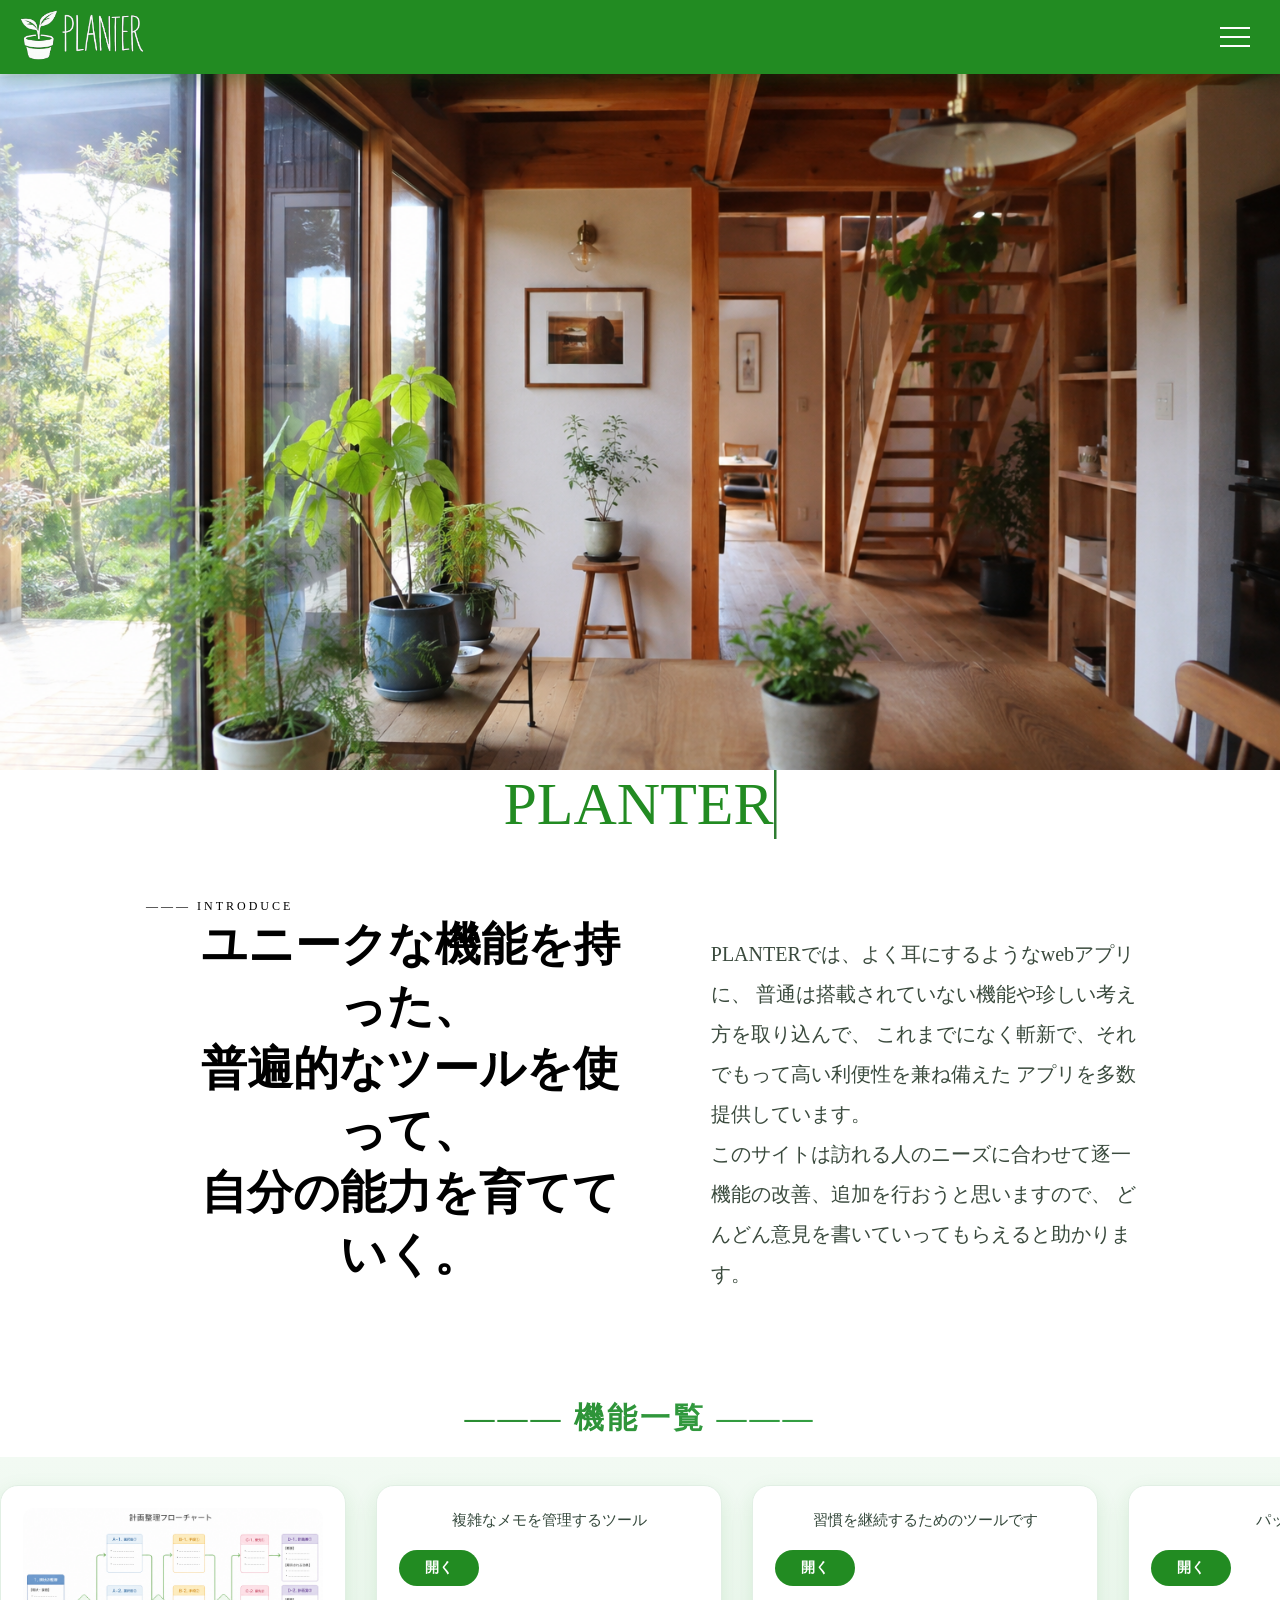
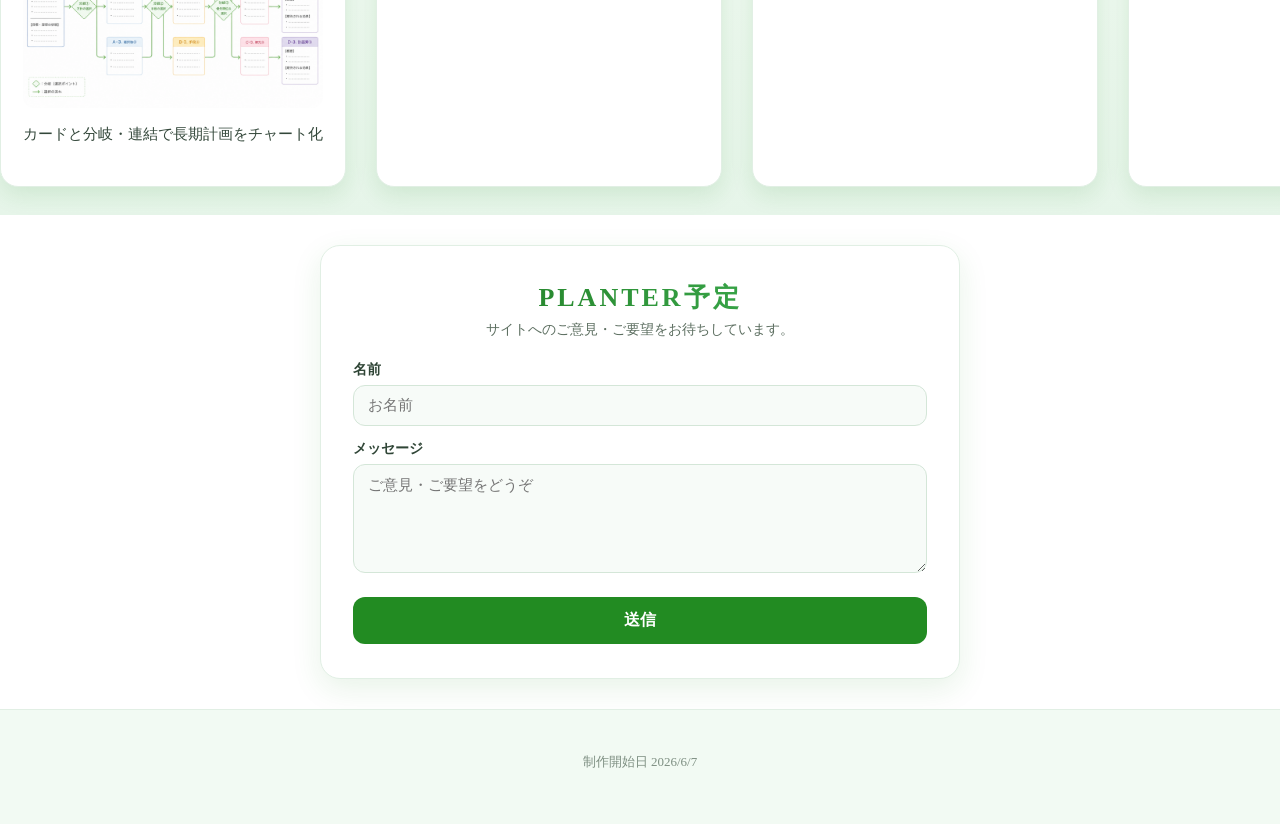
<file: index.html>
<!DOCTYPE html>
<html lang="ja">

<head>
    <meta charset="UTF-8">
    <meta name="viewport" content="width=device-width, initial-scale=1.0">
    <title>PLANTER</title>

    <link rel="stylesheet" href="style.css">
</head>

<body>

<header>
    <a href="index.html">
      <img src="images/hub-icon.png"
      alt="PLANTERのロゴ" class="icon">
    </a>


    <button id="menu-btn" class="menu-btn">
        <span></span>
        <span></span>
        <span></span>
    </button>

    <nav id="menu">
        <ul>
            <li><a href="index.html">ホーム</a></li>
            <li><a href="tools/planning_tool.html">計画整理ツール</a></li>
            <li><a href="tools/memo_tool.html">メモツール</a></li>
            <li><a href="tools/habit_tool.html">習慣化ツール</a></li>
            <li><a href="tools/knowledge_garden.html">知識の箱庭</a></li>
            <li><a href="tools/experimental_tool.html">試験的なツール</a></li>
            <li><a href="tools/touetsu_keikaku.html">越冬計画</a></li>
            <li><a href="tools/patchnote.html">パッチノート</a></li>
            <li><a href="tools/blog.html">開発者より</a></li>
        </ul>
    </nav>
</header>

<section class="hero">
    <div class="hero-overlay"></div>

    <img
        src="images/top-photo.png"
        class="top-image"
        alt="背景画像">

</section>
<section class="PLANTER-Font">
  <span class="pf-text">PLANTER</span>
</section>

<section class="hero-intro">


    <div class="left">
        <span class="introduce"> ――― INTRODUCE</span>

        <h2 class="introduce2">
            ユニークな機能を持った、<br>
            普遍的なツールを使って、<br>
            自分の能力を育てていく。
        </h2>
    </div>

    <div class="right">
        <p>
            PLANTERでは、よく耳にするようなwebアプリに、
            普通は搭載されていない機能や珍しい考え方を取り込んで、
            これまでになく斬新で、それでもって高い利便性を兼ね備えた
            アプリを多数提供しています。<br>
            このサイトは訪れる人のニーズに合わせて逐一機能の改善、追加を行おうと思いますので、
            どんどん意見を書いていってもらえると助かります。
        </p>
    </div>

</section>

    

  <main> 
  
   <h2>——— 機能一覧 ———</h2>
    <section class="tool-cards">  
     <div class="slide-track">
      <div class="tool-card">
        <a href="tools/planning_tool.html">
           <img src="images/planning.png"
           alt="計画整理ツール" class="tool-photo">
        </a>
        <p>カードと分岐・連結で長期計画をチャート化</p>
      </div>
      <div class="tool-card">
        <p>複雑なメモを管理するツール</p>
        <a href="tools/memo_tool.html" class="card-open">開く</a>
      </div>
      <div class="tool-card">
        <p>習慣を継続するためのツールです</p>
        <a href="tools/habit_tool.html" class="card-open">開く</a>
      </div>
      <div class="tool-card">
        <p>パッチノート</p>
        <a href="tools/patchnote.html" class="card-open">開く</a>
      </div>
      <div class="tool-card">
        <p>開発者の話</p>
        <a href="tools/blog.html" class="card-open">開く</a>
      </div>
      <div class="tool-card">
        <p>知識を育てる個人用ナレッジ管理ツール</p>
        <a href="tools/knowledge_garden.html" class="card-open">開く</a>
      </div>
      <div class="tool-card">
        <p>試験的なツール（単語帳 β版）</p>
        <a href="tools/experimental_tool.html" class="card-open">開く</a>
      </div>
      <div class="tool-card">
        <p>大きな目標を遂行するためのチェックシート管理ツール</p>
        <a href="tools/touetsu_keikaku.html" class="card-open">開く</a>
      </div>
     </div>
    </section>
    <section class="planter-form">
      <h2 class="form-title">PLANTER予定</h2>
      <p class="form-sub">サイトへのご意見・ご要望をお待ちしています。</p>

      <form id="planter-form" action="messages.text" class="form-inner">
        <label for="name">名前</label>
        <input type="text" id="name" name="name" placeholder="お名前">

        <label for="msg">メッセージ</label>
        <textarea id="msg" name="msg" rows="5" placeholder="ご意見・ご要望をどうぞ"></textarea>

        <button type="submit" class="submit-btn">送信</button>
      </form>
    </section>
  </main>
  <footer>
    <p>制作開始日 2026/6/7</p>
  </footer>
<script src="script.js"></script>
</body>
</html>
</file>
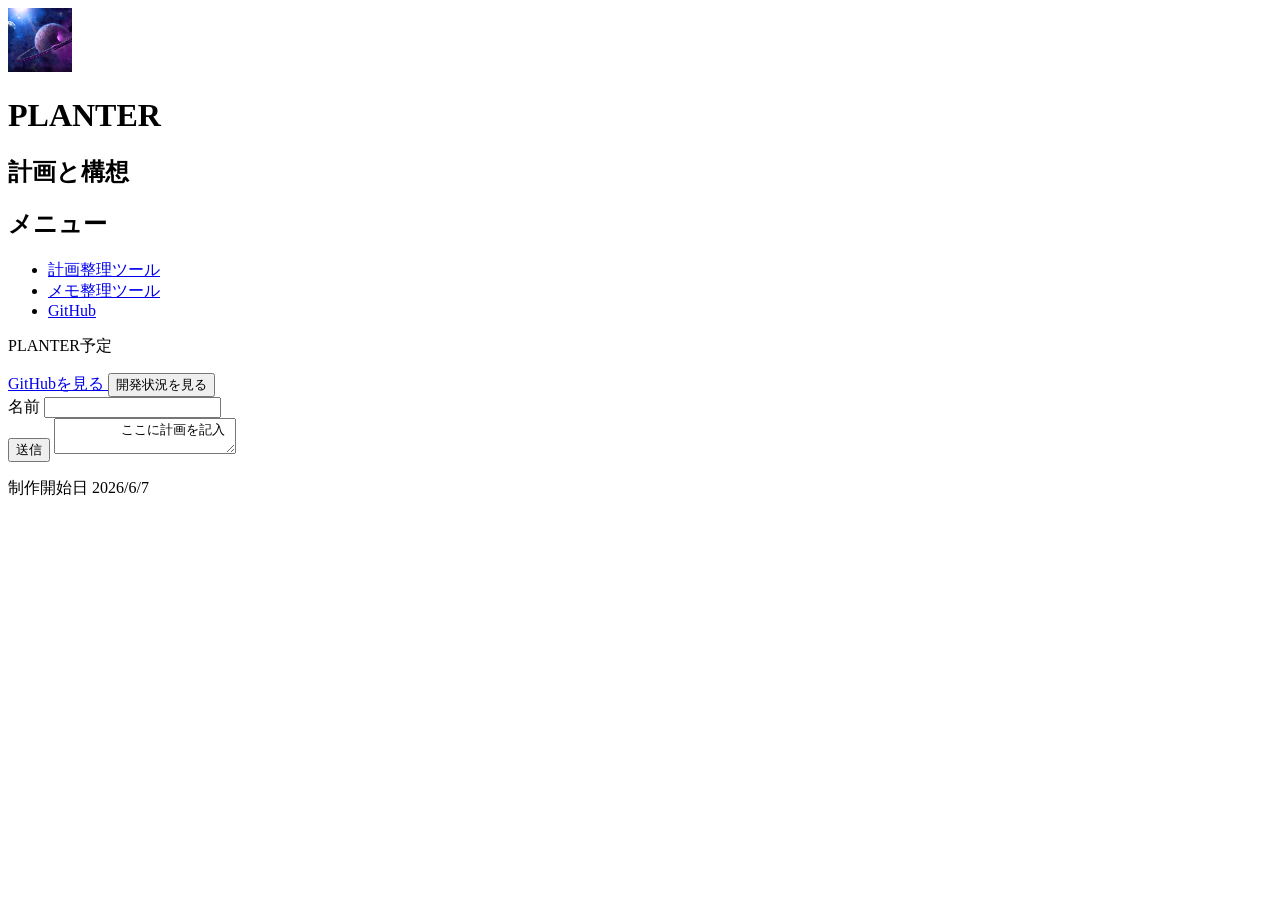
<file: HUB.html>
<!DOCTYPE html>
<html lang="ja">
<header>
 <head>
    <meta charset="UTF-8">
    <meta name="viewport" content="width=device-width, initial-scale=1.0">
    <title>Leaf開発サイト</title>
 </head>
</header>
<img src="leaf.png"alt="Leaf Projectのロゴ">
<body>

    <h1>PLANTER</h1>
    <h2>計画と構想</h2>
    <nav>
     <h2>メニュー</h2>

     <ul>
        <li><a href="tools/planning_tool.html">計画整理ツール</a></li>
        <li><a href="#">メモ整理ツール</a></li>
        <li><a href="#">GitHub</a></li>
     </ul>
    </nav>
  <main> 
   <section>
    <p>PLANTER予定</p>
    <a href="https://github.com">
       GitHubを見る
    </a>
    <button aria-label="閉じる">
      開発状況を見る
    </button>
    <form>

     <label for="name">名前</label>
     <input type="text" id="name">

    </form>
    <button type="submit">
     送信
    </button>
    <textarea id="idea">
        ここに計画を記入
    </textarea>
   </section>
  </main>
</body>
<footer>
    <p>制作開始日 2026/6/7</p>
</html>
</file>
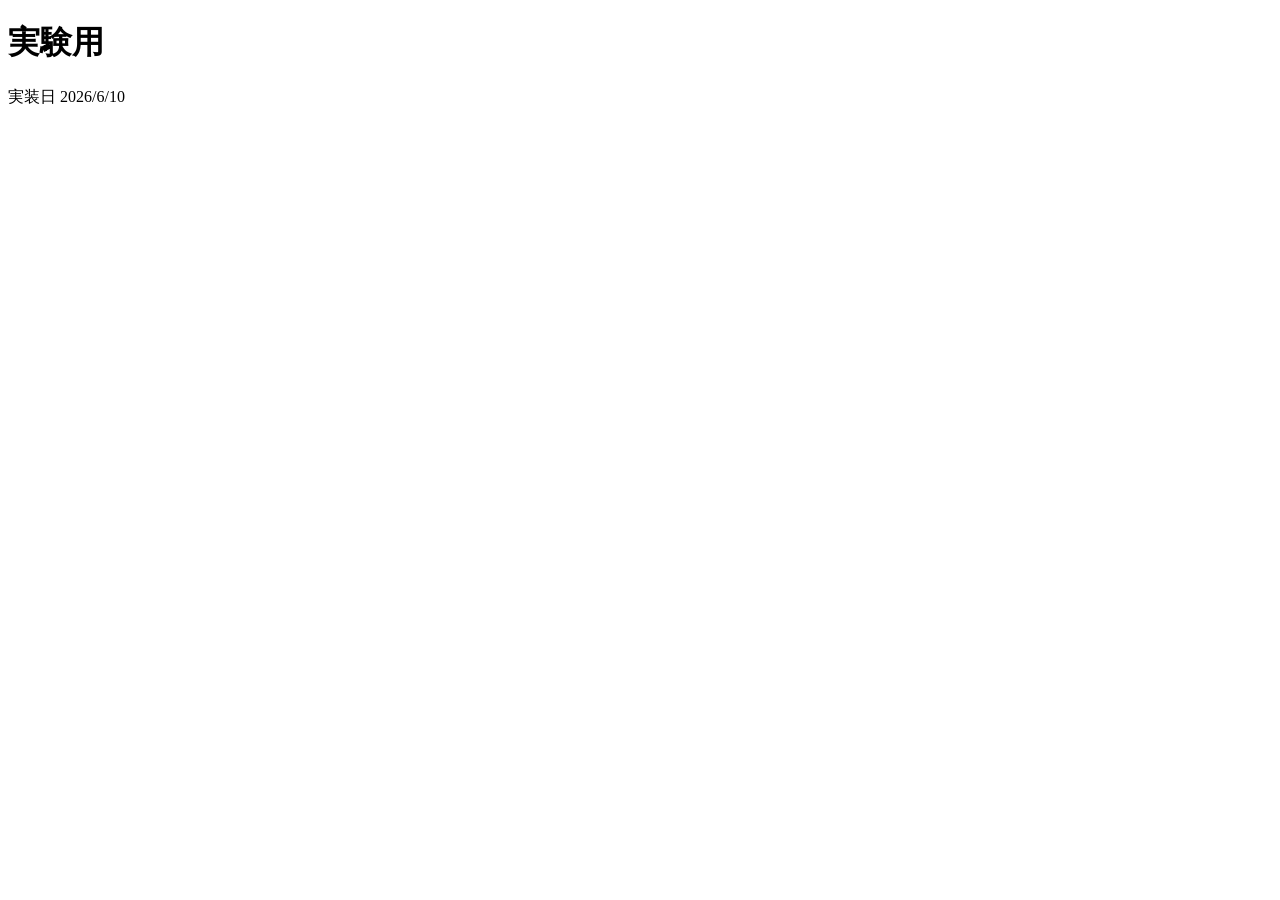
<file: PlanningTool.html>
<!DOCTYPE html>
<html lang="ja">
<header>
 <head>
    <meta charset="UTF-8">
    <meta name="viewport" content="width=device-width, initial-scale=1.0">
    <title>PlanningTool</title>
 </head>
</header>
<body>
    <h1>実験用</h1>
</body>
<footer>
    <p>実装日 2026/6/10</p>
</footer>
</file>
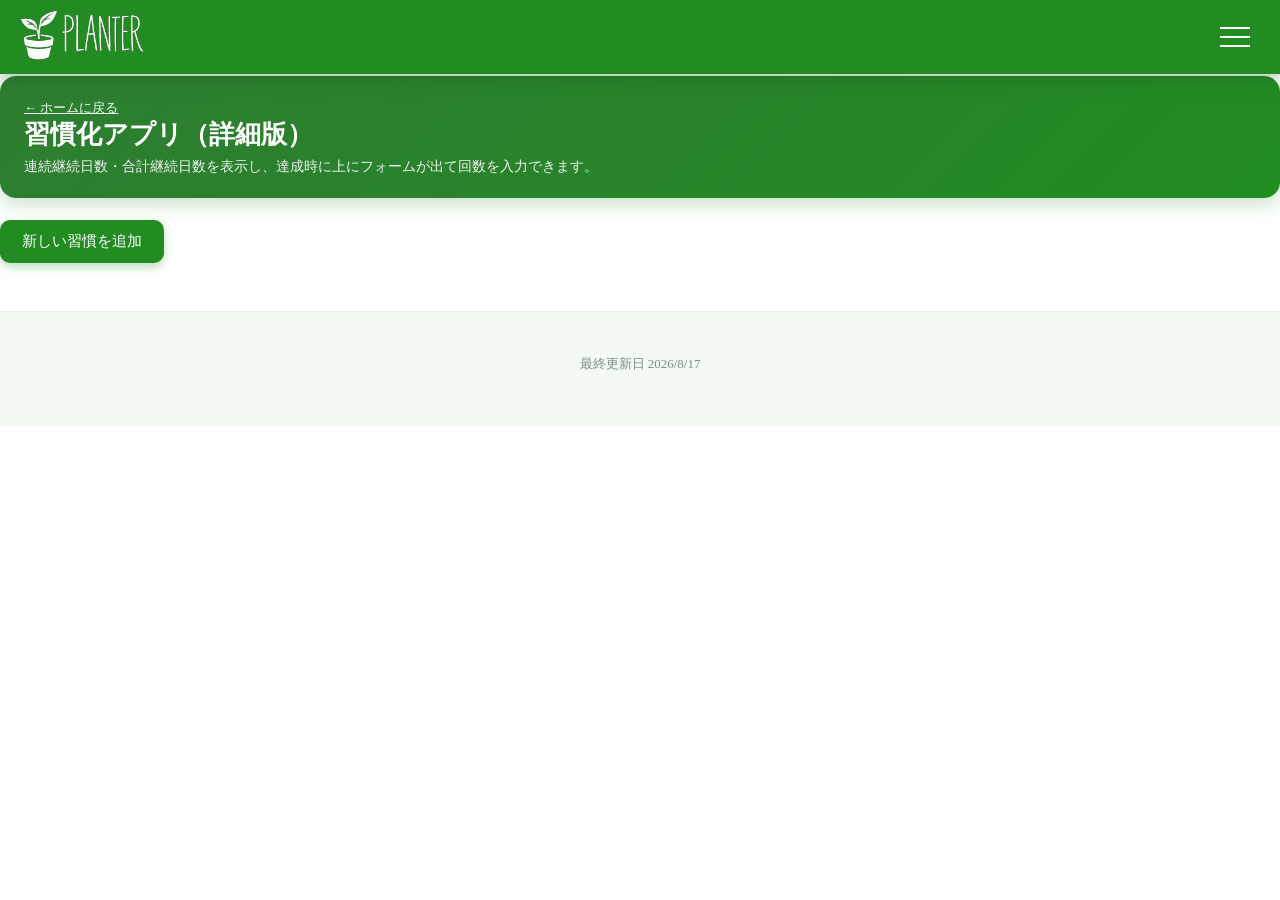
<file: habit_tool_v2/habit_tool.html>
<!DOCTYPE html>
<html lang="ja">
<head>

    <meta charset="UTF-8">
    <meta name="viewport" content="width=device-width, initial-scale=1.0">
    <title>HabitTool（詳細版・統合用）</title>
    <link rel="stylesheet" href="../style.css">

    <style>
        /* ===== このフォルダ専用のデザイン（元の style.css の .habit-card / .modal-content 等を踏襲・拡張） ===== */

        /* ページヘッダー（少しデザイン） */
        .page-head{
            background: linear-gradient(135deg, #2e7d32, #228b22);
            color:#fff;
            border-radius:16px;
            padding:22px 24px;
            margin: 6px 0 22px;
            box-shadow:0 6px 18px rgba(34,139,34,.25);
        }
        .page-head h1{ margin:0 0 6px; font-size:26px; }
        .page-head h2{ margin:0; font-size:14px; font-weight:400; opacity:.92; }
        .page-head .home-link{ color:#eafff0; font-size:13px; text-decoration:underline; }

        /* 新規追加ボタン */
        #addHabit{
            background:#228b22;
            color:#fff;
            border:none;
            padding:12px 22px;
            border-radius:10px;
            font-size:15px;
            cursor:pointer;
            box-shadow:0 4px 10px rgba(34,139,34,.3);
            margin-bottom:18px;
        }
        #addHabit:hover{ filter:brightness(1.07); }

        /* カードのデザイン */
        .habit-card{
            display:flex;
            flex-direction:column;
            border-top:4px solid #228b22;
        }
        .hk-head{
            display:flex;
            justify-content:space-between;
            align-items:center;
            gap:10px;
            border-bottom:1px solid #eef3ee;
            padding-bottom:10px;
            margin-bottom:12px;
        }
        .hk-head h2{ margin:0; font-size:18px; color:#1b5e20; }
        .hk-badge{
            font-size:12px;
            padding:3px 10px;
            border-radius:999px;
            white-space:nowrap;
        }
        .hk-badge.done{ background:#e6f4ea; color:#228b22; }
        .hk-badge.todo{ background:#fdecea; color:#c0392b; }

        /* 3つの統計（連続 / 合計 / 累計） */
        .hk-stats{
            display:grid;
            grid-template-columns:repeat(3,1fr);
            gap:8px;
            margin-bottom:14px;
        }
        .hk-stat{
            background:#f3fbf3;
            border:1px solid #e2f0e2;
            border-radius:10px;
            padding:8px 6px;
            text-align:center;
        }
        .hk-num{ font-size:18px; font-weight:700; color:#228b22; }
        .hk-cap{ font-size:11px; color:#5a7a5e; margin-top:2px; }

        /* アクションボタン行 */
        .hk-actions{ display:flex; gap:8px; margin-top:auto; }
        .hk-actions button{ flex:1; }

        /* カード内インラインフォーム（達成で上に表示） */
        .record-form{
            margin:0 0 14px;
            padding:12px;
            border:1px dashed #228b22;
            border-radius:10px;
            background:#f3fbf3;
        }
        .record-form[hidden]{ display:none; }
        .record-form label{ display:block; font-size:13px; color:#228b22; margin-bottom:6px; }
        .record-form input{
            width:100%; padding:9px 10px; border:1px solid #ccc;
            border-radius:8px; font-size:15px; box-sizing:border-box;
        }
        .rf-actions{ display:flex; gap:8px; margin-top:10px; }
        .mini-btn{ flex:1; padding:9px; border:none; border-radius:8px; cursor:pointer; font-size:14px; }
        .rf-ok{ background:#228b22; color:#fff; }
        .rf-cancel{ background:#eee; color:#333; }

        /* ボタン類 */
        .habit-card button{
            margin:8px 6px 0 0;
            padding:9px 12px;
            border:none;
            border-radius:8px;
            cursor:pointer;
            font-size:14px;
        }
        .btn-record{ background:#228b22; color:#fff; }
        .btn-detail{ background:#fff; color:#228b22; border:1px solid #228b22; }
        .btn-delete{ background:#fdecea; color:#c0392b; }

        /* 詳細モーダル */
        #detailModal{
            display:none; position:fixed; top:0; left:0;
            width:100%; height:100%;
            background:rgba(0,0,0,0.5);
            justify-content:center; align-items:center;
            z-index:2000;
        }
        .detail-row{
            display:flex; justify-content:space-between; gap:12px;
            padding:7px 0; border-bottom:1px solid #eee; font-size:14px;
        }
        .detail-row .k{ color:#228b22; }
        .detail-sub{ margin:12px 0 4px; font-weight:700; color:#228b22; font-size:13px; }
        .detail-list{ max-height:160px; overflow:auto; margin:0; padding-left:18px; font-size:13px; }

        /* モーダル内ラベル整え */
        .modal-content label{ display:block; margin-top:10px; font-size:13px; color:#333; }
        .modal-content input, .modal-content select{
            width:100%; padding:9px 10px; margin-top:4px;
            border:1px solid #ccc; border-radius:8px; font-size:14px; box-sizing:border-box;
        }
    </style>

</head>

<body>

 <header>
    <a href="../index.html">
      <img src="../images/hub-icon.png"
      alt="PLANTERのロゴ" class="icon">
    </a>

    <button id="menu-btn" class="menu-btn">
        <span></span>
        <span></span>
        <span></span>
    </button>

    <nav id="menu">
        <ul>
            <li><a href="../index.html">ホーム</a></li>
            <li><a href="../tools/planning_tool.html">計画整理ツール</a></li>
            <li><a href="../tools/memo_tool.html">メモツール</a></li>
            <li><a href="../tools/habit_tool.html">習慣化ツール</a></li>
            <li><a href="../tools/patchnote.html">パッチノート</a></li>
            <li><a href="../tools/blog.html">開発者より</a></li>
        </ul>
    </nav>
 </header>

<div class="page-head">
    <a class="home-link" href="../index.html">← ホームに戻る</a>
    <h1>習慣化アプリ（詳細版）</h1>
    <h2>連続継続日数・合計継続日数を表示し、達成時に上にフォームが出て回数を入力できます。</h2>
</div>

<button id="addHabit">
   新しい習慣を追加
</button>

<div id="habitModal">

    <div class="modal-content">

        <h2>新しい習慣を追加</h2>

        <label>習慣名</label>
        <input id="habitName">

        <label>目標</label>
        <input id="habitGoal">

        <label>記録方法</label>
        <select id="habitType">
            <option value="check">達成・未達成</option>
            <option value="count">回数</option>
            <option value="time">時間</option>
        </select>

        <div id="unitArea">
          <label>単位</label>
          <input id="habitUnit" placeholder="例：回、分、ページ、km">
        </div>

        <br></br>

        <button id="saveHabit">保存</button>
        <button id="closeModal">閉じる</button>

    </div>

</div>

<!-- 詳細モーダル -->
<div id="detailModal">
    <div class="modal-content">
        <div id="detailBody"></div>
        <button id="closeDetail">閉じる</button>
    </div>
</div>

<div id="habitList"></div>

    <footer>
      <p>最終更新日 2026/8/17</p>
    </footer>
 <script src="habit_tool.js"></script>
 <script src="../script.js"></script>
</body>
</file>
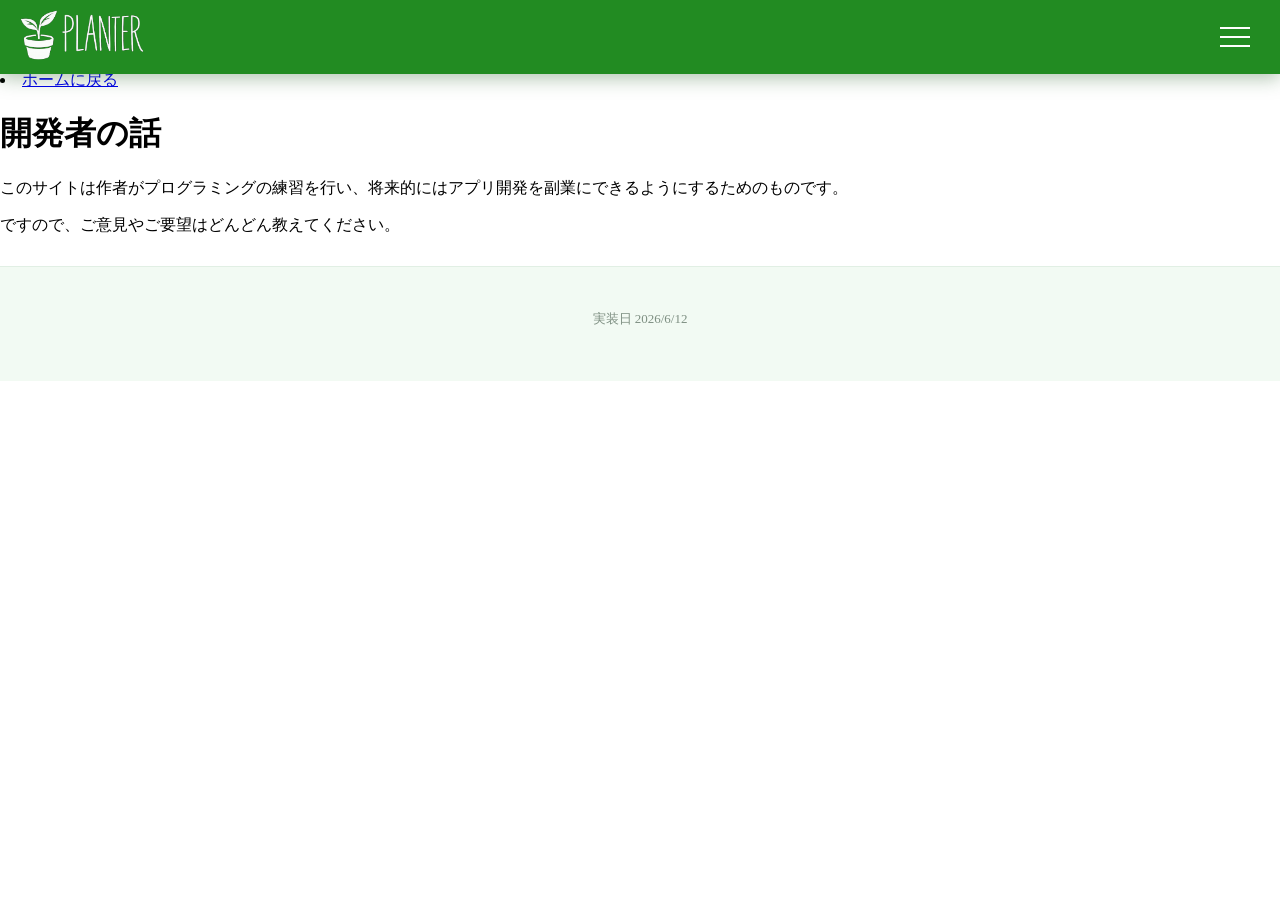
<file: tools/blog.html>
<!DOCTYPE html>
<html lang="ja">
<head>
    <meta charset="UTF-8">
    <meta name="viewport" content="width=device-width, initial-scale=1.0">
    <title>Blog</title>
    <link rel="stylesheet" href="../style.css">

</head>

<body>

 <header>
    <a href="../index.html">
      <img src="../images/hub-icon.png"
      alt="PLANTERのロゴ" class="icon">
    </a>


    <button id="menu-btn" class="menu-btn">
        <span></span>
        <span></span>
        <span></span>
    </button>

    <nav id="menu">
        <ul>
            <li><a href="../index.html">ホーム</a></li>
            <li><a href="../tools/planning_tool.html">計画整理ツール</a></li>
            <li><a href="../tools/memo_tool.html">メモツール</a></li>
            <li><a href="../tools/habit_tool.html">習慣化ツール</a></li>
            <li><a href="../tools/knowledge_garden.html">知識の箱庭</a></li>
            <li><a href="../tools/experimental_tool.html">試験的なツール</a></li>
            <li><a href="../tools/patchnote.html">パッチノート</a></li>
            <li><a href="../tools/blog.html">開発者より</a></li>
        </ul>
    </nav>
 </header>


    <li><a href="../index.html">ホームに戻る</a></li>
    <h1>開発者の話</h1>
    <p>このサイトは作者がプログラミングの練習を行い、将来的にはアプリ開発を副業にできるようにするためのものです。</p>
    <p>ですので、ご意見やご要望はどんどん教えてください。</p>
 <footer>
      <p>実装日 2026/6/12</p>
 </footer>
 <script src="../script.js"></script>
</body>
</file>
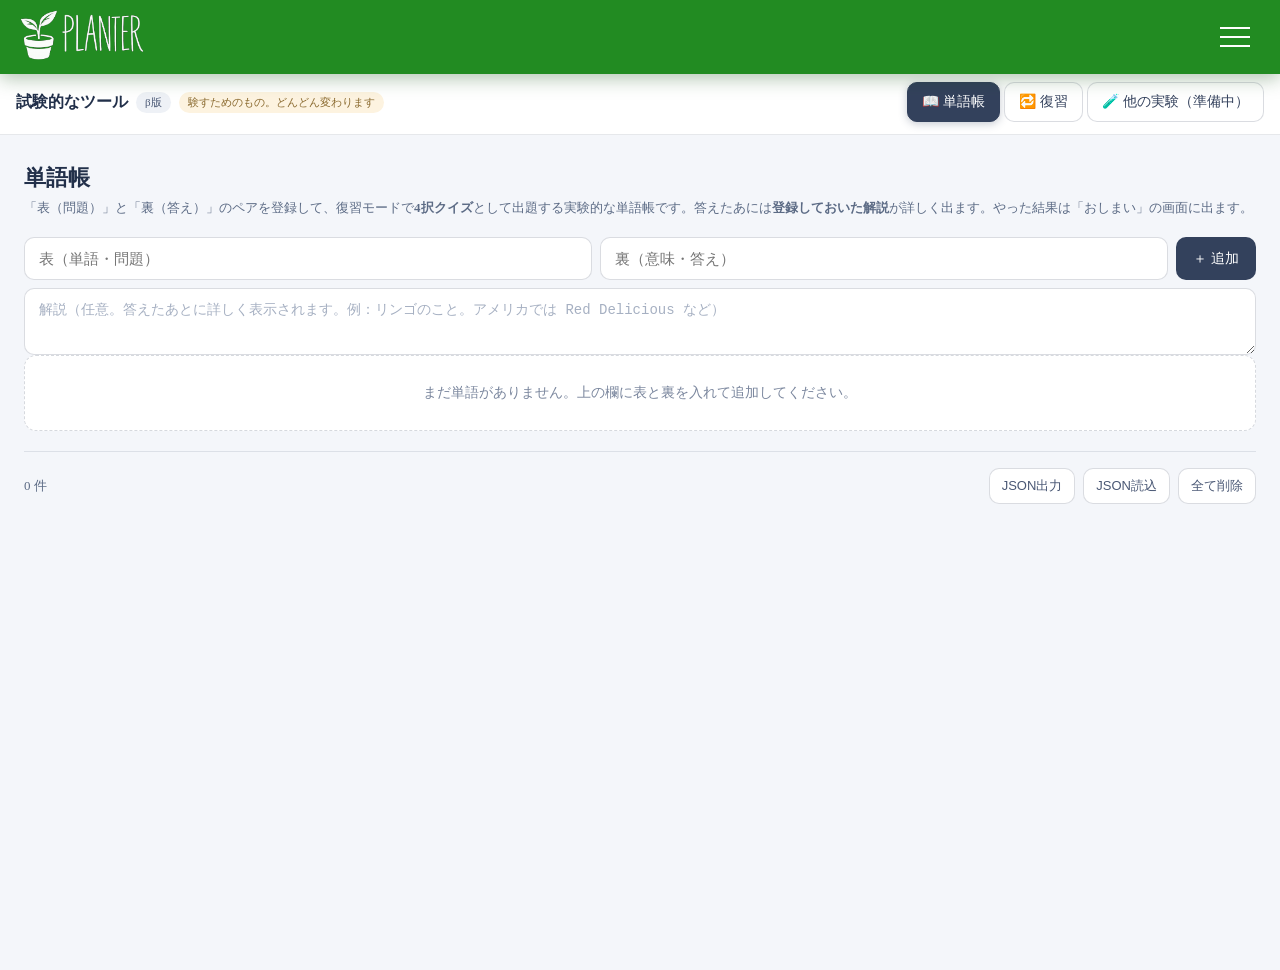
<file: tools/experimental_tool.html>
<!DOCTYPE html>
<html lang="ja">
<head>
    <meta charset="UTF-8">
    <meta name="viewport" content="width=device-width, initial-scale=1.0">
    <title>試験的なツール - PLANTER</title>
    <link rel="stylesheet" href="../style.css">
    <link rel="stylesheet" href="exp_wordbook.css?v=20261007">
</head>

<body class="exp-body">

 <header>
    <a href="../index.html">
      <img src="../images/hub-icon.png"
      alt="PLANTERのロゴ" class="icon">
    </a>

    <button id="menu-btn" class="menu-btn">
        <span></span>
        <span></span>
        <span></span>
    </button>

    <nav id="menu">
        <ul>
            <li><a href="../index.html">ホーム</a></li>
            <li><a href="../tools/planning_tool.html">計画整理ツール</a></li>
            <li><a href="../tools/memo_tool.html">メモツール</a></li>
            <li><a href="../tools/habit_tool.html">習慣化ツール</a></li>
            <li><a href="../tools/knowledge_garden.html">知識の箱庭</a></li>
            <li><a href="../tools/experimental_tool.html">試験的なツール</a></li>
            <li><a href="../tools/patchnote.html">パッチノート</a></li>
            <li><a href="../tools/blog.html">開発者より</a></li>
        </ul>
    </nav>
 </header>

 <div class="exp-app">

    <!-- ===== 上部ツールバー ===== -->
    <div class="exp-appbar">
        <div class="exp-appbar-group">
            <span class="exp-appbar-title">試験的なツール</span>
            <span class="exp-chip">β版</span>
            <span class="exp-chip exp-chip-note">験すためのもの。どんどん変わります</span>
        </div>

        <span class="exp-spacer"></span>

        <div class="exp-mode-group">
            <button id="wb-tab-list"  class="exp-btn exp-btn-mode exp-on">📖 単語帳</button>
            <button id="wb-tab-study" class="exp-btn exp-btn-mode">🔁 復習</button>
            <button id="wb-tab-wip"   class="exp-btn exp-btn-mode">🧪 他の実験（準備中）</button>
        </div>
    </div>

    <!-- ===== ビュー1：単語帳（一覧） ===== -->
    <section id="wb-view-list" class="exp-view">

        <div class="wb-wrap">

            <h2 class="wb-title">単語帳</h2>
            <p class="wb-lead">「表（問題）」と「裏（答え）」のペアを登録して、復習モードで<b>4択クイズ</b>として出題する実験的な単語帳です。答えたあには<b>登録しておいた解説</b>が詳しく出ます。やった結果は「おしまい」の画面に出ます。</p>

            <!-- 追加フォーム -->
            <div class="wb-add">
                <input id="wb-in-front" type="text" placeholder="表（単語・問題）" autocomplete="off">
                <input id="wb-in-back" type="text" placeholder="裏（意味・答え）" autocomplete="off">
                <button id="wb-add-btn" class="wb-btn wb-btn-primary">＋ 追加</button>
            </div>
            <textarea id="wb-in-detail" class="wb-add-detail" rows="2"
                      placeholder="解説（任意。答えたあとに詳しく表示されます。例：リンゴのこと。アメリカでは Red Delicious など）"></textarea>

            <p id="wb-add-msg" class="wb-msg" hidden></p>

            <!-- 一覧 -->
            <ul id="wb-list" class="wb-list"></ul>

            <div class="wb-foot">
                <span id="wb-count" class="wb-count">0 件</span>
                <span class="wb-group">
                    <button id="wb-export" class="wb-btn wb-btn-ghost wb-btn-sm">JSON出力</button>
                    <button id="wb-import" class="wb-btn wb-btn-ghost wb-btn-sm">JSON読込</button>
                    <input id="wb-file" type="file" accept="application/json" hidden>
                    <button id="wb-clear-all" class="wb-btn wb-btn-ghost wb-btn-sm">全て削除</button>
                </span>
            </div>

        </div>
    </section>

    <!-- ===== ビュー2：復習（4択クイズ） ===== -->
    <section id="wb-view-study" class="exp-view" hidden>

        <div class="wb-quiz">

            <!-- 上部：進捗 -->
            <div class="wb-quiz-head">
                <div class="wb-progress">
                    <div id="wb-progress-bar" class="wb-progress-bar"></div>
                </div>
                <span id="wb-progress-label" class="wb-progress-label">0 / 0</span>
            </div>

            <!-- 上部：問題（単語） -->
            <div id="wb-quiz-top" class="wb-quiz-top">
                <p id="wb-quiz-empty" class="wb-hint">まだ単語がありません。一覧から単語を追加してください。</p>

                <div id="wb-quiz-body" class="wb-quiz-body" hidden>
                    <span class="wb-quiz-label">この単語の意味は？</span>
                    <div id="wb-quiz-word" class="wb-quiz-word"></div>

                    <div id="wb-feedback" class="wb-feedback" hidden>
                        <span id="wb-feedback-mark" class="wb-feedback-mark"></span>
                        <span id="wb-feedback-text" class="wb-feedback-text"></span>
                    </div>

                    <div id="wb-meaning" class="wb-meaning" hidden>
                        <span class="wb-meaning-label">答え</span>
                        <span id="wb-meaning-text" class="wb-meaning-text"></span>
                    </div>

                    <div id="wb-detail" class="wb-detail" hidden>
                        <span class="wb-detail-label">解説</span>
                        <span id="wb-detail-text" class="wb-detail-text"></span>
                        <span id="wb-detail-empty" class="wb-detail-empty" hidden></span>
                    </div>
                </div>
            </div>

            <!-- 下部：選択肢（4つ） -->
            <div id="wb-quiz-bottom" class="wb-quiz-bottom">
                <div id="wb-choices" class="wb-choices"></div>
                <p id="wb-choices-note" class="wb-choices-note" hidden></p>
            </div>

            <!-- 操作 -->
            <div class="wb-study-actions">
                <button id="wb-prev" class="wb-btn wb-btn-ghost">← 前へ</button>
                <button id="wb-know" class="wb-btn wb-btn-ghost" disabled>✓ 覚えた</button>
                <button id="wb-next" class="wb-btn wb-btn-ghost" disabled>次へ →</button>
                <button id="wb-restart" class="wb-btn wb-btn-ghost wb-btn-sm">最初から</button>
            </div>

            <div class="wb-study-foot">
                <label>
                    復習対象
                    <select id="wb-study-filter">
                        <option value="all">全部の単語</option>
                        <option value="未">覚えていない単語だけ</option>
                        <option value="済">覚えた単語だけ</option>
                    </select>
                </label>
            </div>

        </div>
    </section>

    <!-- ===== ビュー3：準備中 ===== -->
    <section id="wb-view-wip" class="exp-view" hidden>
        <div class="wb-wrap">
            <h2 class="wb-title">まだ制作中の実験</h2>
            <p class="wb-lead">ここに置いているのは、これから作る実験ツールの枠です。単語帳の動きを見てから、順に中身を入れていきます。</p>
            <ul class="wb-wip-list">
                <li>逆さ単語帳（答えから表を思い出す）</li>
                <li>タイピング練習（表を打って意味を当てる）</li>
                <li>温度・天気の記録 Realm</li>
            </ul>
            <button id="wb-to-list" class="wb-btn wb-btn-ghost">単語帳に戻る</button>
        </div>
    </section>

 </div>

 <script src="exp_wordbook.js?v=20261007"></script>
 <script src="../script.js"></script>
</body>

</html>
</file>
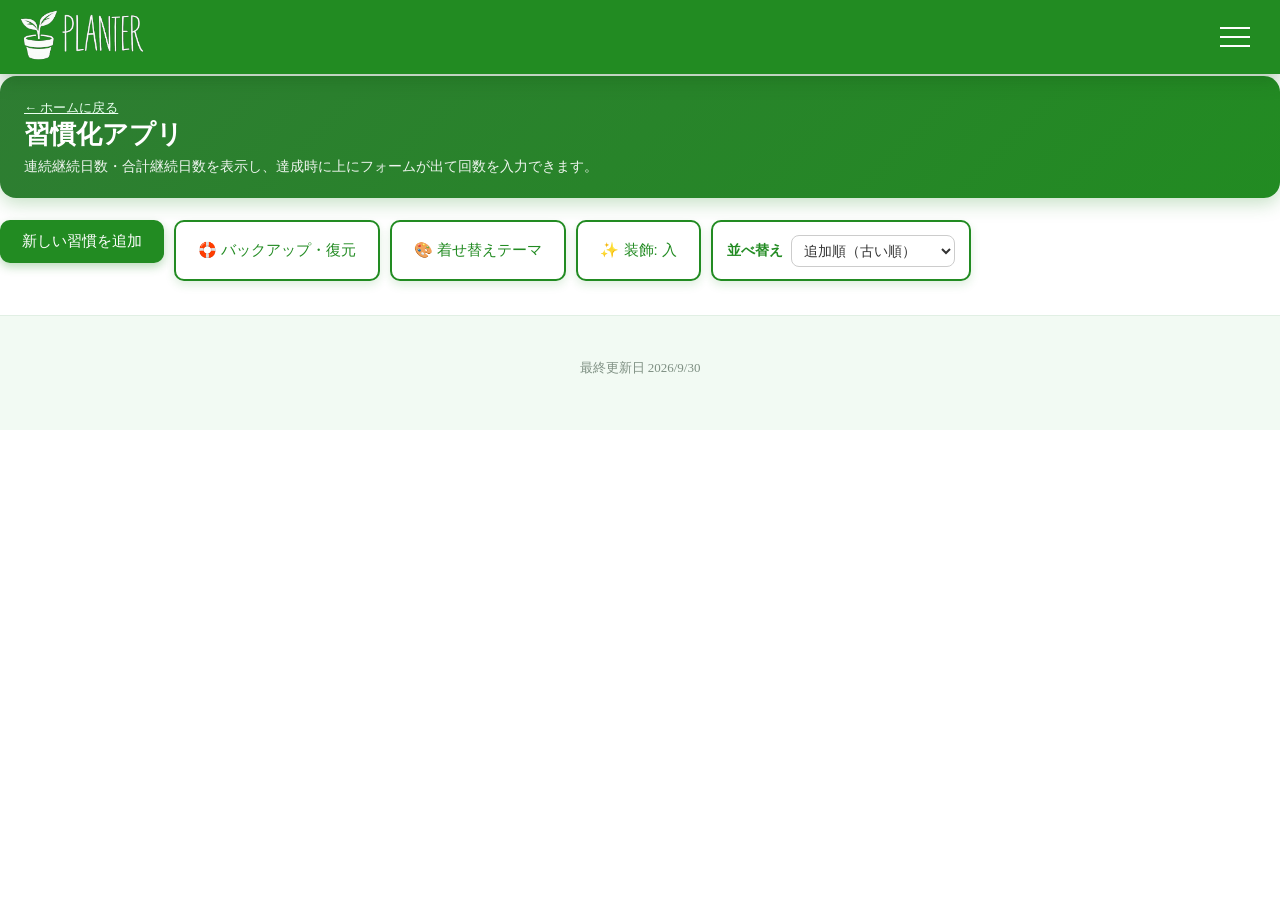
<file: tools/habit_tool.html>
<!DOCTYPE html>
<html lang="ja">
<head>

    <meta charset="UTF-8">
    <meta name="viewport" content="width=device-width, initial-scale=1.0">
    <title>HabitTool</title>
    <link rel="stylesheet" href="../style.css?v=20260821c">
    <link rel="stylesheet" href="knowledge-garden/css/theme-effects.css">

</head>

<body>

<div id="fx-layer"></div>

 <header>
    <a href="../index.html">
      <img src="../images/hub-icon.png"
      alt="PLANTERのロゴ" class="icon">
    </a>


    <button id="menu-btn" class="menu-btn">
        <span></span>
        <span></span>
        <span></span>
    </button>

    <nav id="menu">
        <ul>
            <li><a href="../index.html">ホーム</a></li>
            <li><a href="../tools/planning_tool.html">計画整理ツール</a></li>
            <li><a href="../tools/memo_tool.html">メモツール</a></li>
            <li><a href="../tools/habit_tool.html">習慣化ツール</a></li>
            <li><a href="../tools/knowledge_garden.html">知識の箱庭</a></li>
            <li><a href="../tools/experimental_tool.html">試験的なツール</a></li>
            <li><a href="../tools/patchnote.html">パッチノート</a></li>
            <li><a href="../tools/blog.html">開発者より</a></li>
        </ul>
    </nav>
 </header>

<div class="page-head">
    <a class="home-link" href="../index.html">← ホームに戻る</a>
    <h1>習慣化アプリ</h1>
    <h2>連続継続日数・合計継続日数を表示し、達成時に上にフォームが出て回数を入力できます。</h2>
</div>

<div class="top-actions">
    <button id="addHabit">
       新しい習慣を追加
    </button>
    <button id="btn-open-backup" class="btn-backup">🛟 バックアップ・復元</button>
    <button id="btn-open-theme" class="btn-backup">🎨 着せ替えテーマ</button>
    <button id="btn-decor" class="btn-backup">✨ 装飾: 入</button>

    <label class="ht-sort">
        並べ替え
        <select id="habit-sort">
            <option value="added">追加順（古い順）</option>
            <option value="newest">追加順（新しい順）</option>
            <option value="streak-desc">継続日数が多い順</option>
            <option value="streak-asc">継続日数が少ない順</option>
        </select>
    </label>
</div>

<div id="habitModal">

    <div class="modal-content">

        <h2>新しい習慣を追加</h2>

        <label>習慣名</label>
        <input id="habitName">

        <label>目標</label>
        <input id="habitGoal">

        <label>記録方法</label>

        <select id="habitType">
            <option value="check">達成・未達成</option>
            <option value="count">回数</option>
            <option value="time">時間</option>
        </select>

        <div id="unitArea">

          <label>単位</label>

          <input
             id="habitUnit"
             placeholder="例：回、分、ページ、km">

        </div>

        <br></br>

        <button id="saveHabit">
            保存
        </button>

        <button id="closeModal">
            閉じる
        </button>

    </div>

</div>

<!-- 詳細モーダル -->
<div id="detailModal">
    <div class="modal-content">
        <div id="detailBody"></div>
        <button id="closeDetail">閉じる</button>
    </div>
</div>

<!-- バックアップ・復元・非常時入力モーダル -->
<div id="backupModal">
    <div class="modal-content backup-content">
        <h2>データのバックアップ・復元</h2>
        <p class="backup-hint">このアプリのデータは<b>お使いの端末のブラウザ内</b>に保存されています。端末やブラウザを変えるとデータは引き継がれません。定期的に書き出して保管しておくと安心です（スマホでもコピー＆メモに貼り付けで対応できます）。<br>非常時編集の累計: <b id="emg-total">0</b> 回</p>

        <div class="bk-tabs">
            <button id="bk-tab-export" class="bk-tab active">書き出し</button>
            <button id="bk-tab-restore" class="bk-tab">復元</button>
            <button id="bk-tab-manual" class="bk-tab">非常時・手動入力</button>
        </div>

        <!-- 書き出し -->
        <div id="bk-export" class="bk-pane">
            <p class="backup-hint">「ファイルとして保存」か「コピー」のどちらかで保管します。コピーしたテキストはメモアプリやメールに貼り付けて保存できます。</p>
            <button id="btn-export-file">📥 ファイルとして保存</button>
            <button id="btn-export-copy">📋 テキストをコピー（スマホ向け）</button>
            <textarea id="bk-export-text" readonly></textarea>
        </div>

        <!-- 復元 -->
        <div id="bk-restore" class="bk-pane" hidden>
            <p class="backup-hint">保存しておいたファイルを読み込むか、コピーしておいたテキストを貼り付けて復元します。<b>現在のデータは置き換えられます</b>。置き換える前に書き出しをしておくと安全です。</p>
            <input type="file" id="bk-file" accept=".json,.txt,application/json,text/plain">
            <button id="btn-import-file">📂 ファイルから読み込む</button>
            <textarea id="bk-restore-text" placeholder="ここにバックアップのテキストを貼り付け…"></textarea>
            <button id="btn-import-paste">🔄 貼り付けた内容で復元</button>
        </div>

        <!-- 非常時・手動入力 -->
        <div id="bk-manual" class="bk-pane" hidden>
            <p class="backup-hint">データが消えてしまった場合の応急処置です。習慣・日付・値を選んで記録を<b>1件ずつ手で書き戻せます</b>（例：3日前に達成した分を手入力で追加）。</p>
            <label>習慣</label>
            <select id="bk-manual-habit"></select>
            <label>日付</label>
            <input type="date" id="bk-manual-date">
            <label>値（達成・未達成は 1）</label>
            <input type="number" id="bk-manual-value" min="0" step="any" value="1">
            <button id="btn-manual-add">＋ この記録を追加</button>
            <p id="bk-manual-msg" class="backup-msg"></p>

            <hr class="bk-hr">
            <p class="detail-sub">全データ編集（非常時）</p>
            <p class="backup-hint">上の「習慣」で選んだ習慣の、すべてのデータ（連続日数・合計日数・記録一覧など）を編集できます。保存すると非常時編集として回数が記録されます。</p>
            <button id="btn-open-edit">✏️ 選んだ習慣を編集（全データ）</button>
        </div>

        <button id="closeBackup">閉じる</button>
    </div>
</div>

<!-- 非常時編集モーダル（すべてのデータを編集可能） -->
<div id="editModal">
    <div class="modal-content edit-content">
        <h2>データを編集（非常時）</h2>
        <p class="backup-hint">⚠️ この機能は<b>データが消えた時などの非常用</b>です。通常の記録は各カードの「記録する」ボタンを使ってください。保存すると<b>非常時編集として回数が記録されます</b>（元に戻せません）。</p>
        <div id="editBody"></div>
        <div class="edit-actions">
            <button id="btn-edit-save" class="btn-record">保存する</button>
            <button id="closeEdit" class="btn-delete">キャンセル</button>
        </div>
    </div>
</div>

<!-- 着せ替えテーマモーダル（このツール専用の設定） -->
<div id="themeModal">
    <div class="modal-content theme-content">
        <h2>着せ替えテーマ</h2>
        <p class="backup-hint">このツール専用のテーマです。知識の箱庭のテーマとは<b>別々に設定</b>できます（知識の箱庭には影響しません）。</p>
        <div class="theme-grid" id="ht-theme-grid"></div>
        <div id="ht-custom" class="ht-custom" hidden>
            <label>カスタムの明暗</label>
            <select id="ht-cbase">
                <option value="dark">ダーク</option>
                <option value="light">ライト</option>
            </select>
            <label>アクセントカラー</label>
            <input type="color" id="ht-ccent" value="#5fcf8e">
        </div>
        <div class="ht-decor-row">
            <label class="ht-decor-label"><input type="checkbox" id="ht-decor" checked> ✨ 装飾を表示（夕焼けの斜陽・波・落ち葉・星・ネオンなどの演出）</label>
        </div>
        <button id="closeTheme">閉じる</button>
    </div>
</div>

<div id="habitList">

</div>

    <footer>
      <p>最終更新日 2026/9/30</p>
    </footer>
 <script src="knowledge-garden/js/theme-effects.js"></script>
 <script src="habit_tool.js?v=20260930"></script>
 <script src="../script.js?v=20260821c"></script>
</body>
</file>
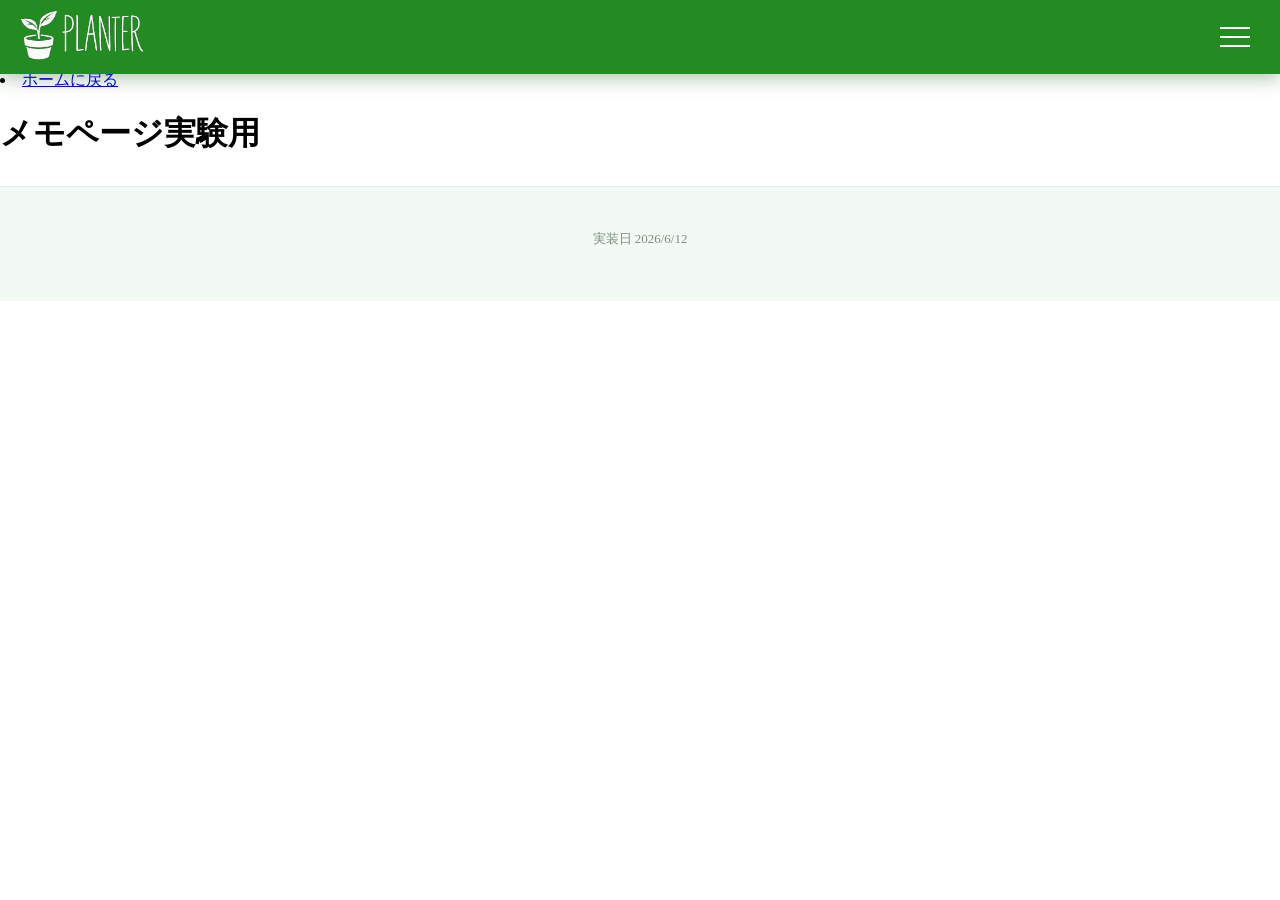
<file: tools/memo_tool.html>
<!DOCTYPE html>
<html lang="ja">
<head>

    <meta charset="UTF-8">
    <meta name="viewport" content="width=device-width, initial-scale=1.0">
    <title>MemoTool</title>
    <link rel="stylesheet" href="../style.css">

</head>

<body>

 <header>
    <a href="../index.html">
      <img src="../images/hub-icon.png"
      alt="PLANTERのロゴ" class="icon">
    </a>


    <button id="menu-btn" class="menu-btn">
        <span></span>
        <span></span>
        <span></span>
    </button>

    <nav id="menu">
        <ul>
            <li><a href="../index.html">ホーム</a></li>
            <li><a href="../tools/planning_tool.html">計画整理ツール</a></li>
            <li><a href="../tools/memo_tool.html">メモツール</a></li>
            <li><a href="../tools/habit_tool.html">習慣化ツール</a></li>
            <li><a href="../tools/knowledge_garden.html">知識の箱庭</a></li>
            <li><a href="../tools/experimental_tool.html">試験的なツール</a></li>
            <li><a href="../tools/patchnote.html">パッチノート</a></li>
            <li><a href="../tools/blog.html">開発者より</a></li>
        </ul>
    </nav>
 </header>

    <li><a href="../index.html">ホームに戻る</a></li>
    <h1>メモページ実験用</h1>
    <footer>
      <p>実装日 2026/6/12</p>
    </footer>
 <script src="../script.js"></script>
</body>
</file>
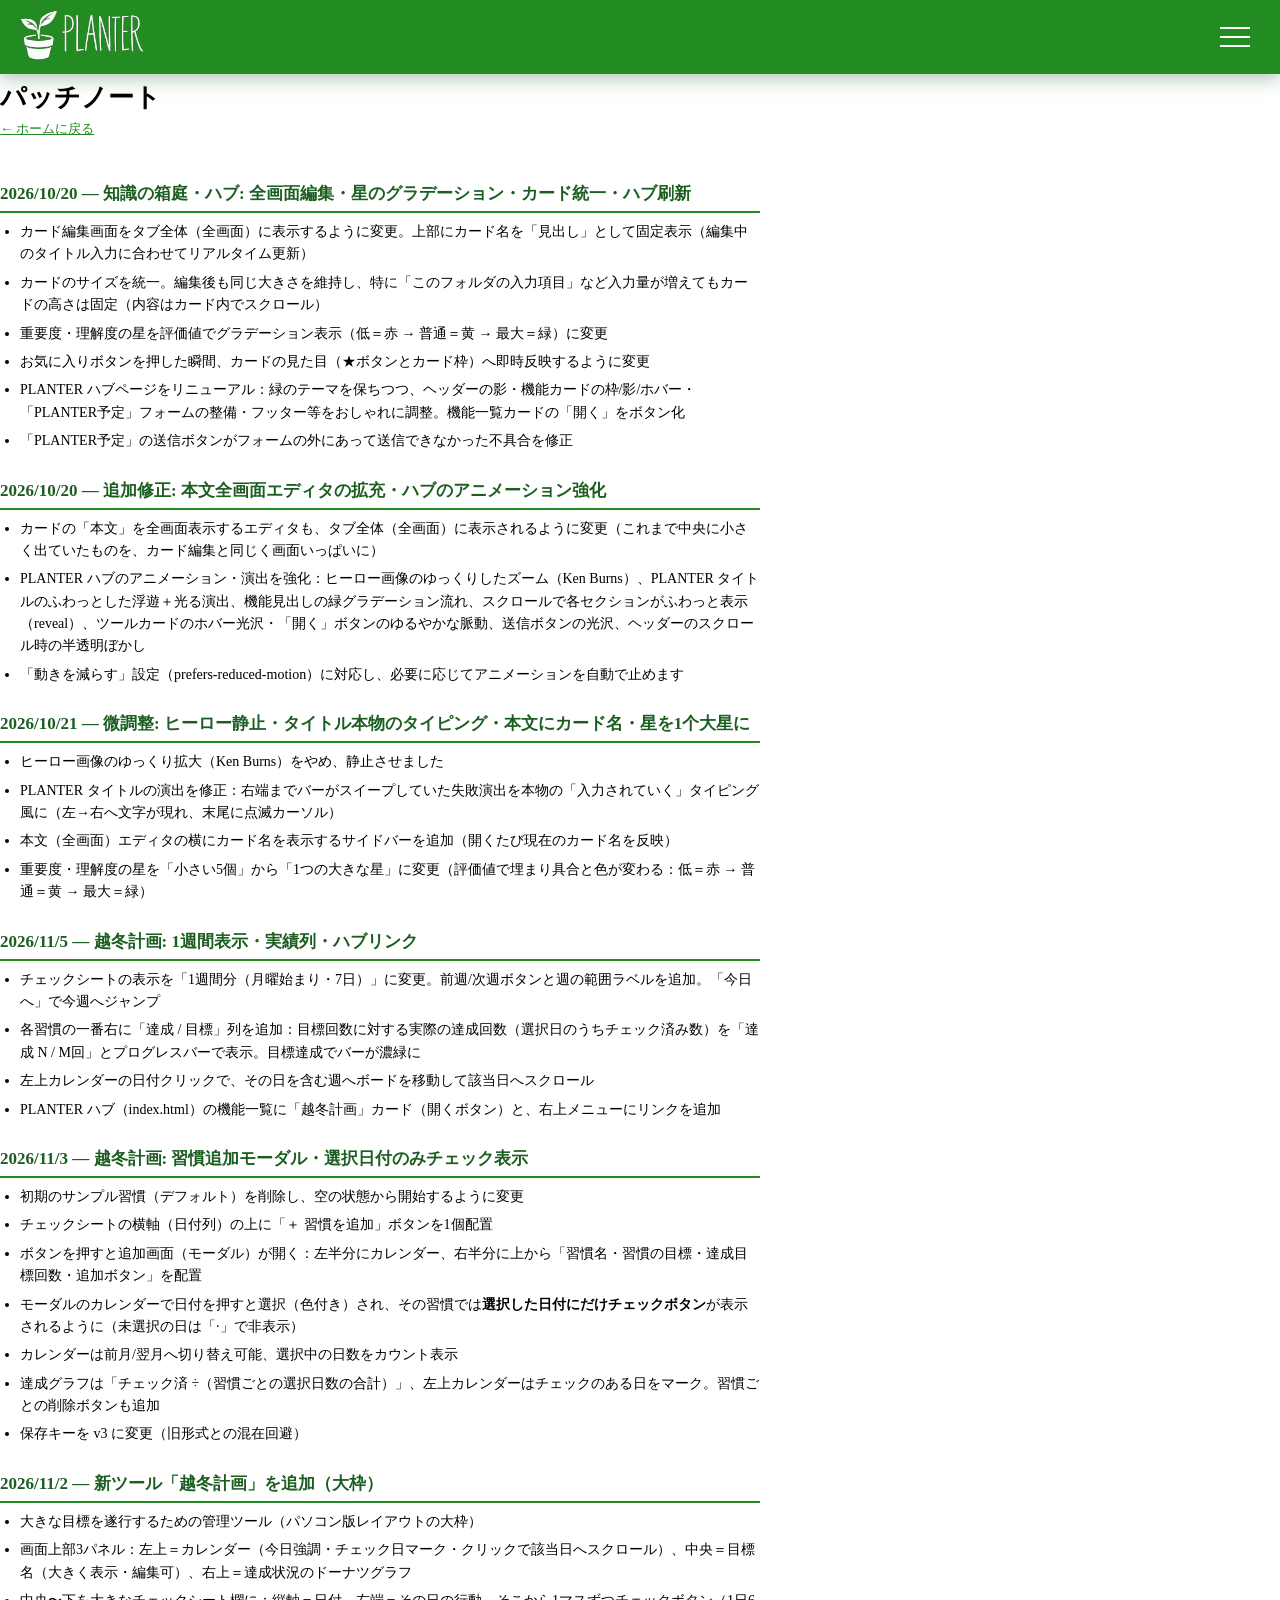
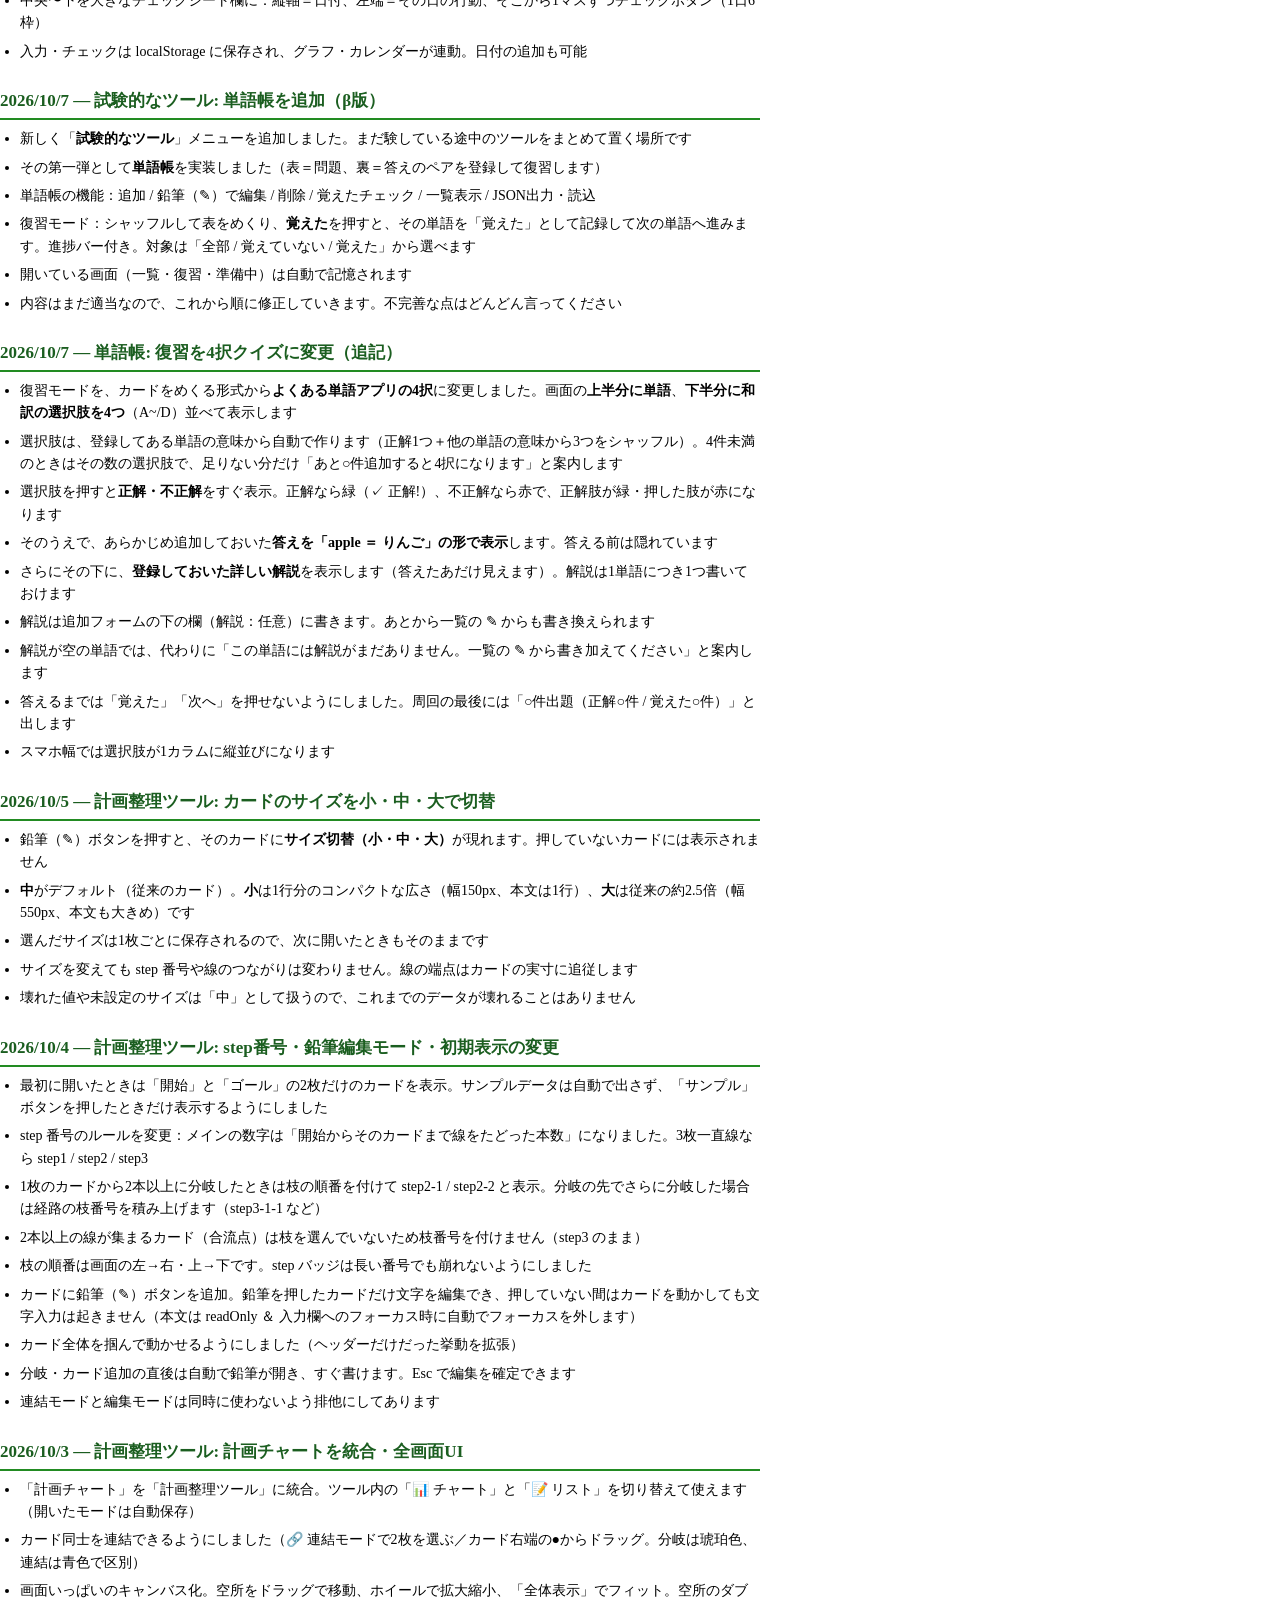
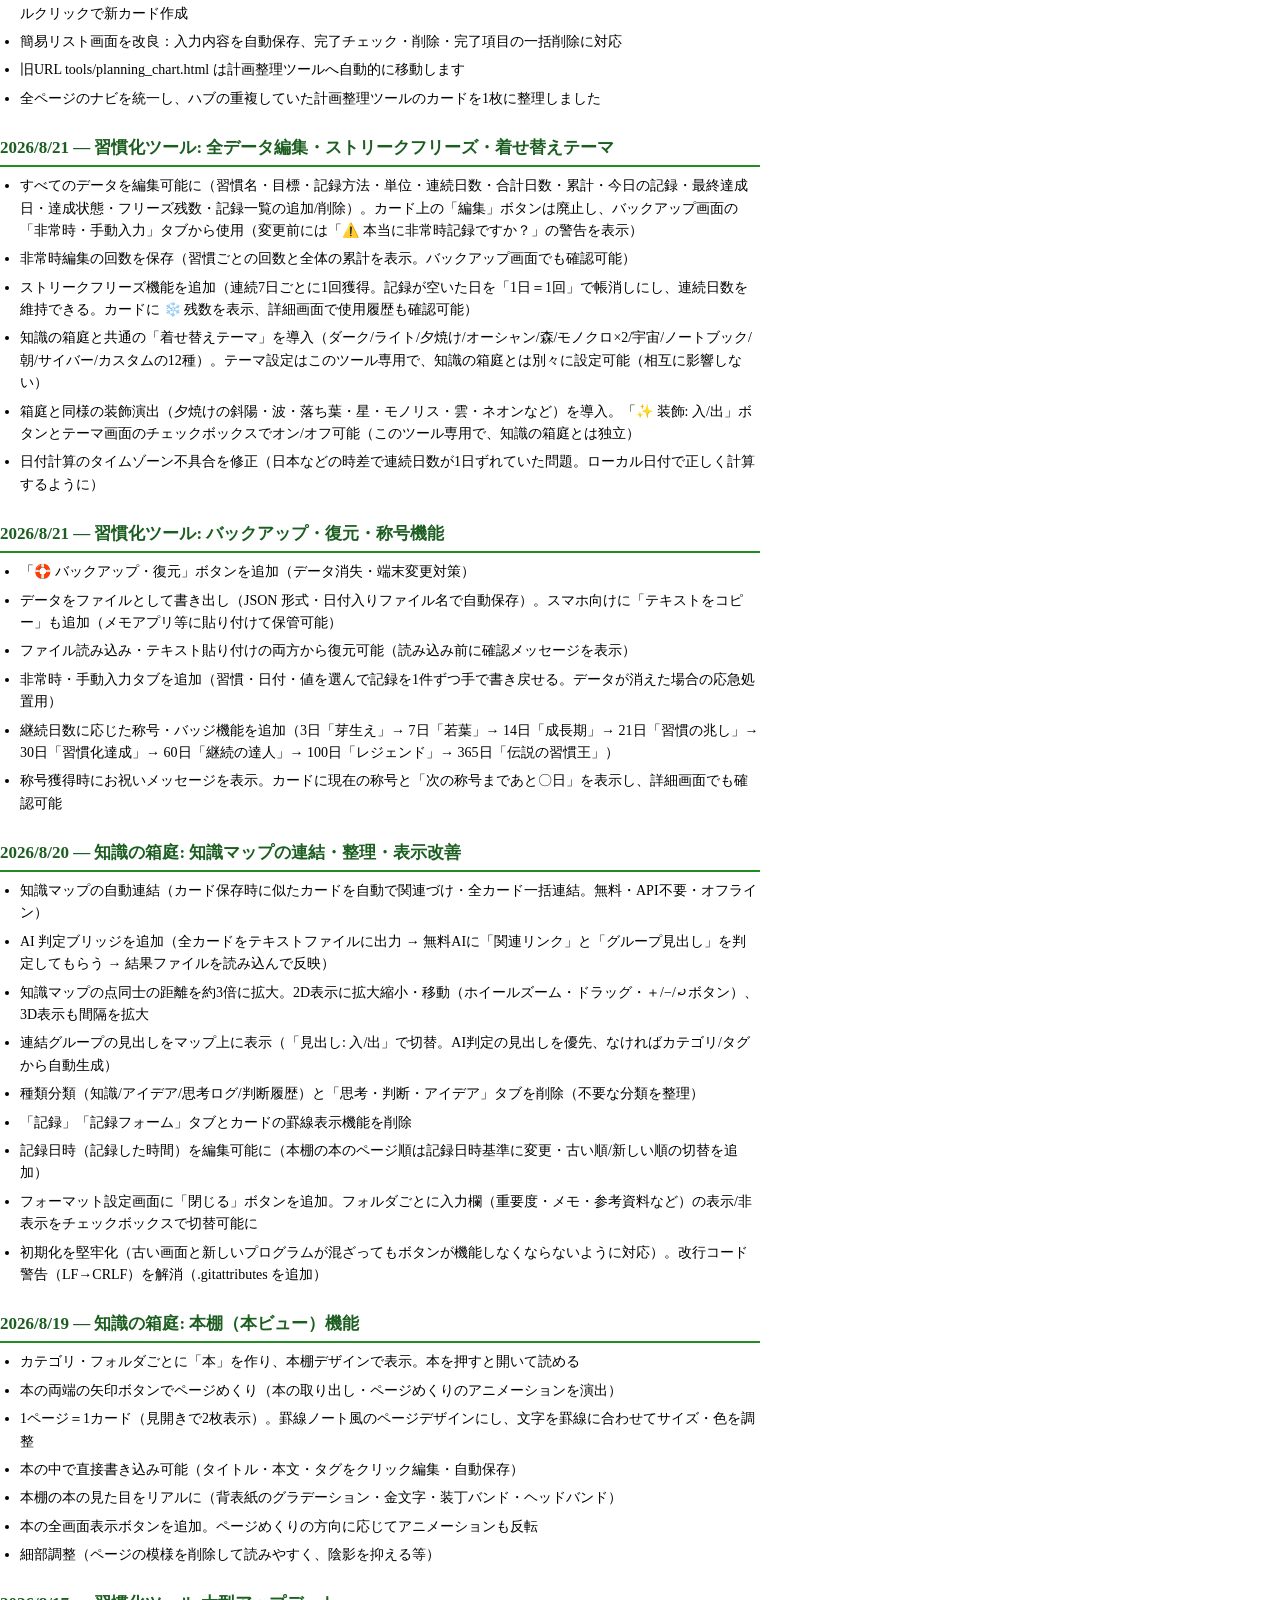
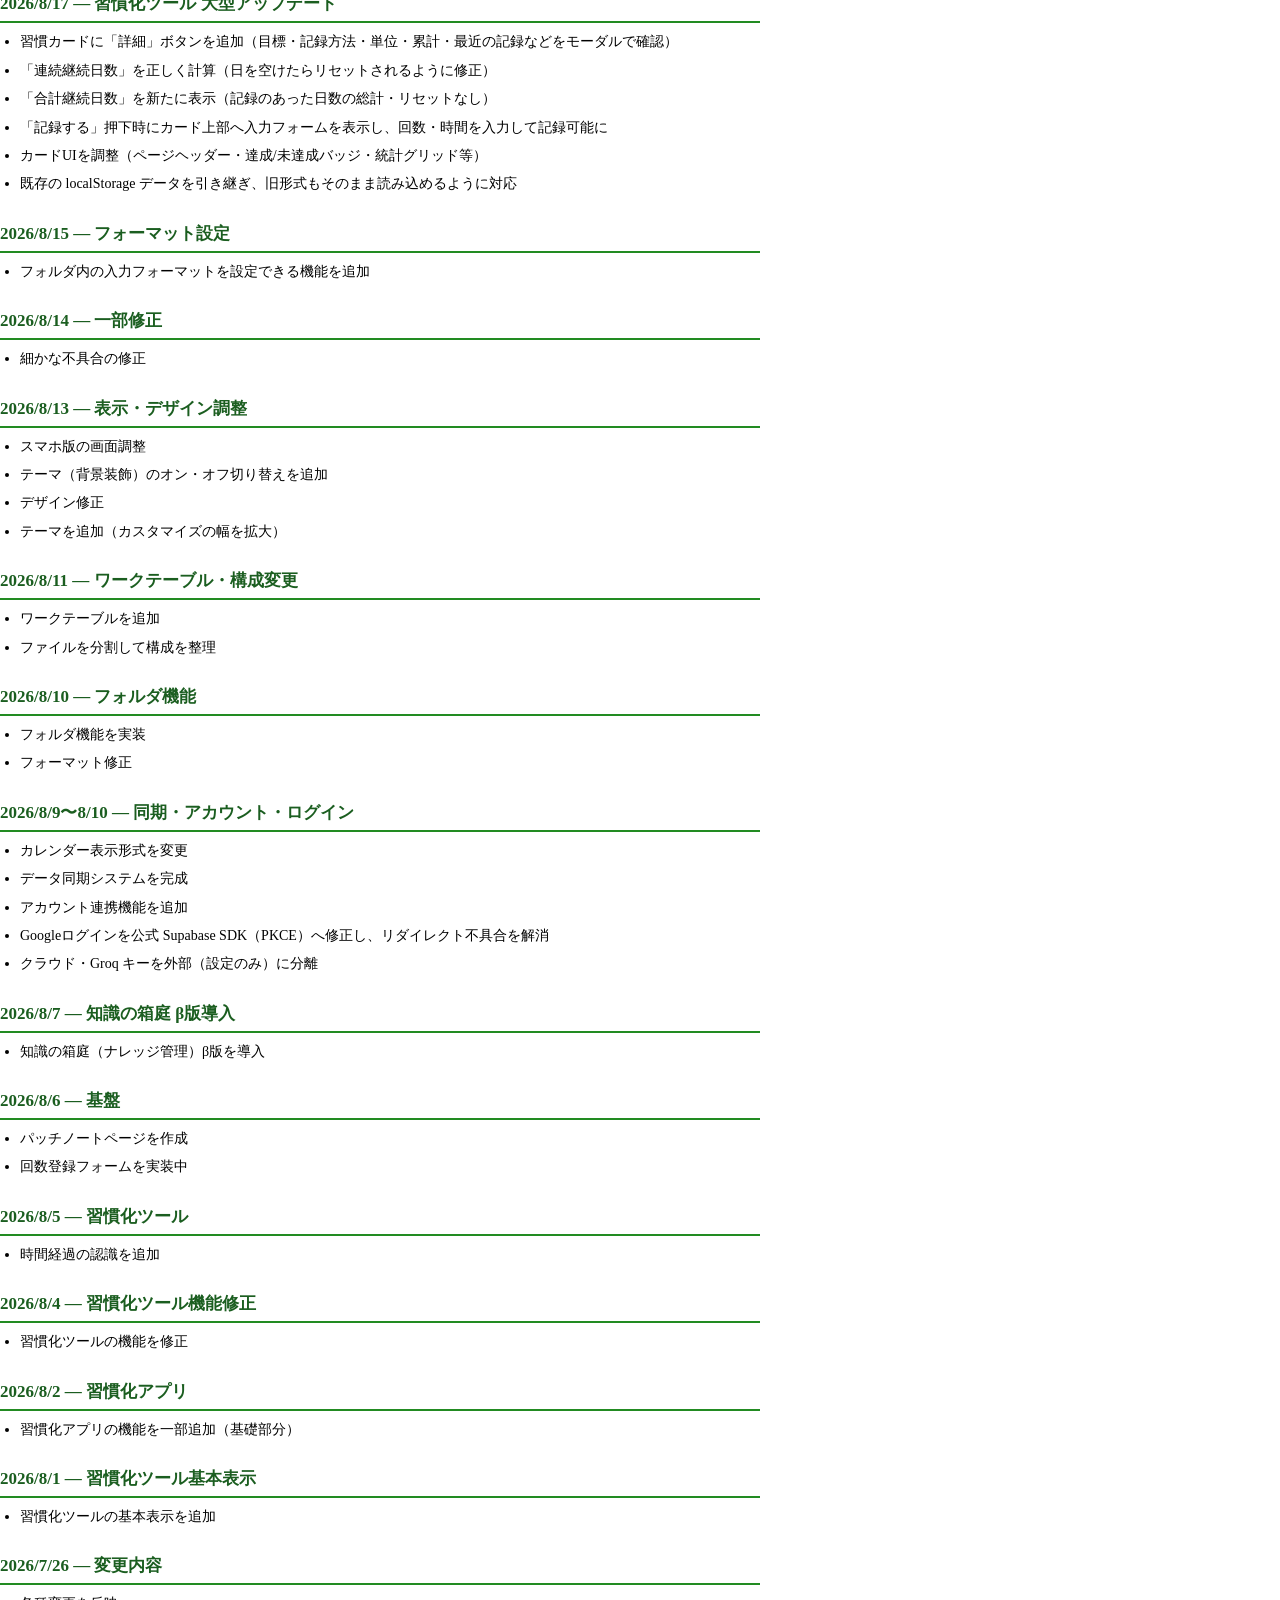
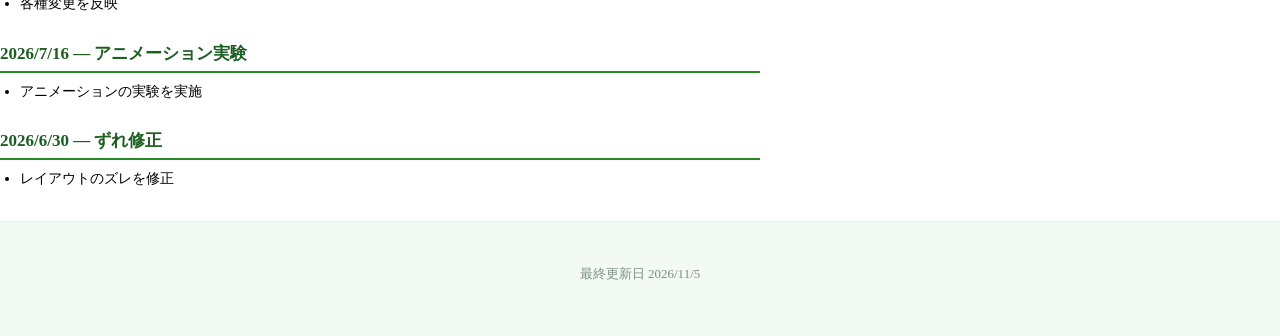
<file: tools/patchnote.html>
<!DOCTYPE html>
<html lang="ja">
<head>

    <meta charset="UTF-8">
    <meta name="viewport" content="width=device-width, initial-scale=1.0">
    <title>Patchnote</title>
    <link rel="stylesheet" href="../style.css">

    <style>
        .patch{
            max-width:760px;
            margin:10px 0 30px;
        }
        .patch h1{
            font-size:26px;
            margin:6px 0 4px;
        }
        .home-link{
            display:inline-block;
            color:#228b22;
            font-size:13px;
            text-decoration:underline;
            margin-bottom:18px;
        }
        .patch h3{
            margin:26px 0 8px;
            padding-bottom:6px;
            border-bottom:2px solid #228b22;
            color:#1b5e20;
            font-size:17px;
        }
        .patch ul{
            margin:0;
            padding-left:20px;
        }
        .patch li{
            margin:6px 0;
            font-size:14px;
            line-height:1.6;
        }
    </style>

</head>

<body>

 <header>
    <a href="../index.html">
      <img src="../images/hub-icon.png"
      alt="PLANTERのロゴ" class="icon">
    </a>


    <button id="menu-btn" class="menu-btn">
        <span></span>
        <span></span>
        <span></span>
    </button>

    <nav id="menu">
        <ul>
            <li><a href="../index.html">ホーム</a></li>
            <li><a href="../tools/planning_tool.html">計画整理ツール</a></li>
            <li><a href="../tools/memo_tool.html">メモツール</a></li>
            <li><a href="../tools/habit_tool.html">習慣化ツール</a></li>
            <li><a href="../tools/knowledge_garden.html">知識の箱庭</a></li>
            <li><a href="../tools/experimental_tool.html">試験的なツール</a></li>
            <li><a href="../tools/patchnote.html">パッチノート</a></li>
            <li><a href="../tools/blog.html">開発者より</a></li>
        </ul>
    </nav>
 </header>

 <div class="patch">

    <h1>パッチノート</h1>
    <a class="home-link" href="../index.html">← ホームに戻る</a>

    <h3>2026/10/20 — 知識の箱庭・ハブ: 全画面編集・星のグラデーション・カード統一・ハブ刷新</h3>
    <ul>
        <li>カード編集画面をタブ全体（全画面）に表示するように変更。上部にカード名を「見出し」として固定表示（編集中のタイトル入力に合わせてリアルタイム更新）</li>
        <li>カードのサイズを統一。編集後も同じ大きさを維持し、特に「このフォルダの入力項目」など入力量が増えてもカードの高さは固定（内容はカード内でスクロール）</li>
        <li>重要度・理解度の星を評価値でグラデーション表示（低＝赤 → 普通＝黄 → 最大＝緑）に変更</li>
        <li>お気に入りボタンを押した瞬間、カードの見た目（★ボタンとカード枠）へ即時反映するように変更</li>
        <li>PLANTER ハブページをリニューアル：緑のテーマを保ちつつ、ヘッダーの影・機能カードの枠/影/ホバー・「PLANTER予定」フォームの整備・フッター等をおしゃれに調整。機能一覧カードの「開く」をボタン化</li>
        <li>「PLANTER予定」の送信ボタンがフォームの外にあって送信できなかった不具合を修正</li>
    </ul>

    <h3>2026/10/20 — 追加修正: 本文全画面エディタの拡充・ハブのアニメーション強化</h3>
    <ul>
        <li>カードの「本文」を全画面表示するエディタも、タブ全体（全画面）に表示されるように変更（これまで中央に小さく出ていたものを、カード編集と同じく画面いっぱいに）</li>
        <li>PLANTER ハブのアニメーション・演出を強化：ヒーロー画像のゆっくりしたズーム（Ken Burns）、PLANTER タイトルのふわっとした浮遊＋光る演出、機能見出しの緑グラデーション流れ、スクロールで各セクションがふわっと表示（reveal）、ツールカードのホバー光沢・「開く」ボタンのゆるやかな脈動、送信ボタンの光沢、ヘッダーのスクロール時の半透明ぼかし</li>
        <li>「動きを減らす」設定（prefers-reduced-motion）に対応し、必要に応じてアニメーションを自動で止めます</li>
    </ul>

    <h3>2026/10/21 — 微調整: ヒーロー静止・タイトル本物のタイピング・本文にカード名・星を1个大星に</h3>
    <ul>
        <li>ヒーロー画像のゆっくり拡大（Ken Burns）をやめ、静止させました</li>
        <li>PLANTER タイトルの演出を修正：右端までバーがスイープしていた失敗演出を本物の「入力されていく」タイピング風に（左→右へ文字が現れ、末尾に点滅カーソル）</li>
        <li>本文（全画面）エディタの横にカード名を表示するサイドバーを追加（開くたび現在のカード名を反映）</li>
        <li>重要度・理解度の星を「小さい5個」から「1つの大きな星」に変更（評価値で埋まり具合と色が変わる：低＝赤 → 普通＝黄 → 最大＝緑）</li>
    </ul>

    <h3>2026/11/5 — 越冬計画: 1週間表示・実績列・ハブリンク</h3>
    <ul>
        <li>チェックシートの表示を「1週間分（月曜始まり・7日）」に変更。前週/次週ボタンと週の範囲ラベルを追加。「今日へ」で今週へジャンプ</li>
        <li>各習慣の一番右に「達成 / 目標」列を追加：目標回数に対する実際の達成回数（選択日のうちチェック済み数）を「達成 N / M回」とプログレスバーで表示。目標達成でバーが濃緑に</li>
        <li>左上カレンダーの日付クリックで、その日を含む週へボードを移動して該当日へスクロール</li>
        <li>PLANTER ハブ（index.html）の機能一覧に「越冬計画」カード（開くボタン）と、右上メニューにリンクを追加</li>
    </ul>

    <h3>2026/11/3 — 越冬計画: 習慣追加モーダル・選択日付のみチェック表示</h3>
    <ul>
        <li>初期のサンプル習慣（デフォルト）を削除し、空の状態から開始するように変更</li>
        <li>チェックシートの横軸（日付列）の上に「＋ 習慣を追加」ボタンを1個配置</li>
        <li>ボタンを押すと追加画面（モーダル）が開く：左半分にカレンダー、右半分に上から「習慣名・習慣の目標・達成目標回数・追加ボタン」を配置</li>
        <li>モーダルのカレンダーで日付を押すと選択（色付き）され、その習慣では<b>選択した日付にだけチェックボタン</b>が表示されるように（未選択の日は「·」で非表示）</li>
        <li>カレンダーは前月/翌月へ切り替え可能、選択中の日数をカウント表示</li>
        <li>達成グラフは「チェック済 ÷（習慣ごとの選択日数の合計）」、左上カレンダーはチェックのある日をマーク。習慣ごとの削除ボタンも追加</li>
        <li>保存キーを v3 に変更（旧形式との混在回避）</li>
    </ul>

    <h3>2026/11/2 — 新ツール「越冬計画」を追加（大枠）</h3>
    <ul>
        <li>大きな目標を遂行するための管理ツール（パソコン版レイアウトの大枠）</li>
        <li>画面上部3パネル：左上＝カレンダー（今日強調・チェック日マーク・クリックで該当日へスクロール）、中央＝目標名（大きく表示・編集可）、右上＝達成状況のドーナツグラフ</li>
        <li>中央〜下を大きなチェックシート欄に：縦軸＝日付、左端＝その日の行動、そこから1マスずつチェックボタン（1日6枠）</li>
        <li>入力・チェックは localStorage に保存され、グラフ・カレンダーが連動。日付の追加も可能</li>
    </ul>

    <h3>2026/10/7 — 試験的なツール: 単語帳を追加（β版）</h3>
    <ul>
        <li>新しく「<b>試験的なツール</b>」メニューを追加しました。まだ験している途中のツールをまとめて置く場所です</li>
        <li>その第一弾として<b>単語帳</b>を実装しました（表＝問題、裏＝答えのペアを登録して復習します）</li>
        <li>単語帳の機能：追加 / 鉛筆（✎）で編集 / 削除 / 覚えたチェック / 一覧表示 / JSON出力・読込</li>
        <li>復習モード：シャッフルして表をめくり、<b>覚えた</b>を押すと、その単語を「覚えた」として記録して次の単語へ進みます。進捗バー付き。対象は「全部 / 覚えていない / 覚えた」から選べます</li>
        <li>開いている画面（一覧・復習・準備中）は自動で記憶されます</li>
        <li>内容はまだ適当なので、これから順に修正していきます。不完善な点はどんどん言ってください</li>
    </ul>
    <h3>2026/10/7 — 単語帳: 復習を4択クイズに変更（追記）</h3>
    <ul>
        <li>復習モードを、カードをめくる形式から<b>よくある単語アプリの4択</b>に変更しました。画面の<b>上半分に単語</b>、<b>下半分に和訳の選択肢を4つ</b>（A~/D）並べて表示します</li>
        <li>選択肢は、登録してある単語の意味から自動で作ります（正解1つ＋他の単語の意味から3つをシャッフル）。4件未満のときはその数の選択肢で、足りない分だけ「あと○件追加すると4択になります」と案内します</li>
        <li>選択肢を押すと<b>正解・不正解</b>をすぐ表示。正解なら緑（✓ 正解!）、不正解なら赤で、正解肢が緑・押した肢が赤になります</li>
        <li>そのうえで、あらかじめ追加しておいた<b>答えを「apple ＝ りんご」の形で表示</b>します。答える前は隠れています</li>
        <li>さらにその下に、<b>登録しておいた詳しい解説</b>を表示します（答えたあだけ見えます）。解説は1単語につき1つ書いておけます</li>
        <li>解説は追加フォームの下の欄（解説：任意）に書きます。あとから一覧の ✎ からも書き換えられます</li>
        <li>解説が空の単語では、代わりに「この単語には解説がまだありません。一覧の ✎ から書き加えてください」と案内します</li>
        <li>答えるまでは「覚えた」「次へ」を押せないようにしました。周回の最後には「○件出題（正解○件 / 覚えた○件）」と出します</li>
        <li>スマホ幅では選択肢が1カラムに縦並びになります</li>
    </ul>
    <h3>2026/10/5 — 計画整理ツール: カードのサイズを小・中・大で切替</h3>
    <ul>
        <li>鉛筆（✎）ボタンを押すと、そのカードに<b>サイズ切替（小・中・大）</b>が現れます。押していないカードには表示されません</li>
        <li><b>中</b>がデフォルト（従来のカード）。<b>小</b>は1行分のコンパクトな広さ（幅150px、本文は1行）、<b>大</b>は従来の約2.5倍（幅550px、本文も大きめ）です</li>
        <li>選んだサイズは1枚ごとに保存されるので、次に開いたときもそのままです</li>
        <li>サイズを変えても step 番号や線のつながりは変わりません。線の端点はカードの実寸に追従します</li>
        <li>壊れた値や未設定のサイズは「中」として扱うので、これまでのデータが壊れることはありません</li>
    </ul>
    <h3>2026/10/4 — 計画整理ツール: step番号・鉛筆編集モード・初期表示の変更</h3>
    <ul>
        <li>最初に開いたときは「開始」と「ゴール」の2枚だけのカードを表示。サンプルデータは自動で出さず、「サンプル」ボタンを押したときだけ表示するようにしました</li>
        <li>step 番号のルールを変更：メインの数字は「開始からそのカードまで線をたどった本数」になりました。3枚一直線なら step1 / step2 / step3</li>
        <li>1枚のカードから2本以上に分岐したときは枝の順番を付けて step2-1 / step2-2 と表示。分岐の先でさらに分岐した場合は経路の枝番号を積み上げます（step3-1-1 など）</li>
        <li>2本以上の線が集まるカード（合流点）は枝を選んでいないため枝番号を付けません（step3 のまま）</li>
        <li>枝の順番は画面の左→右・上→下です。step バッジは長い番号でも崩れないようにしました</li>
        <li>カードに鉛筆（✎）ボタンを追加。鉛筆を押したカードだけ文字を編集でき、押していない間はカードを動かしても文字入力は起きません（本文は readOnly ＆ 入力欄へのフォーカス時に自動でフォーカスを外します）</li>
        <li>カード全体を掴んで動かせるようにしました（ヘッダーだけだった挙動を拡張）</li>
        <li>分岐・カード追加の直後は自動で鉛筆が開き、すぐ書けます。Esc で編集を確定できます</li>
        <li>連結モードと編集モードは同時に使わないよう排他にしてあります</li>
    </ul>
    <h3>2026/10/3 — 計画整理ツール: 計画チャートを統合・全画面UI</h3>
    <ul>
        <li>「計画チャート」を「計画整理ツール」に統合。ツール内の「📊 チャート」と「📝 リスト」を切り替えて使えます（開いたモードは自動保存）</li>
        <li>カード同士を連結できるようにしました（🔗 連結モードで2枚を選ぶ／カード右端の●からドラッグ。分岐は琥珀色、連結は青色で区別）</li>
        <li>画面いっぱいのキャンバス化。空所をドラッグで移動、ホイールで拡大縮小、「全体表示」でフィット。空所のダブルクリックで新カード作成</li>
        <li>簡易リスト画面を改良：入力内容を自動保存、完了チェック・削除・完了項目の一括削除に対応</li>
        <li>旧URL tools/planning_chart.html は計画整理ツールへ自動的に移動します</li>
        <li>全ページのナビを統一し、ハブの重複していた計画整理ツールのカードを1枚に整理しました</li>
    </ul>

    <h3>2026/8/21 — 習慣化ツール: 全データ編集・ストリークフリーズ・着せ替えテーマ</h3>
    <ul>
        <li>すべてのデータを編集可能に（習慣名・目標・記録方法・単位・連続日数・合計日数・累計・今日の記録・最終達成日・達成状態・フリーズ残数・記録一覧の追加/削除）。カード上の「編集」ボタンは廃止し、バックアップ画面の「非常時・手動入力」タブから使用（変更前には「⚠️ 本当に非常時記録ですか？」の警告を表示）</li>
        <li>非常時編集の回数を保存（習慣ごとの回数と全体の累計を表示。バックアップ画面でも確認可能）</li>
        <li>ストリークフリーズ機能を追加（連続7日ごとに1回獲得。記録が空いた日を「1日＝1回」で帳消しにし、連続日数を維持できる。カードに ❄️ 残数を表示、詳細画面で使用履歴も確認可能）</li>
        <li>知識の箱庭と共通の「着せ替えテーマ」を導入（ダーク/ライト/夕焼け/オーシャン/森/モノクロ×2/宇宙/ノートブック/朝/サイバー/カスタムの12種）。テーマ設定はこのツール専用で、知識の箱庭とは別々に設定可能（相互に影響しない）</li>
        <li>箱庭と同様の装飾演出（夕焼けの斜陽・波・落ち葉・星・モノリス・雲・ネオンなど）を導入。「✨ 装飾: 入/出」ボタンとテーマ画面のチェックボックスでオン/オフ可能（このツール専用で、知識の箱庭とは独立）</li>
        <li>日付計算のタイムゾーン不具合を修正（日本などの時差で連続日数が1日ずれていた問題。ローカル日付で正しく計算するように）</li>
    </ul>

    <h3>2026/8/21 — 習慣化ツール: バックアップ・復元・称号機能</h3>
    <ul>
        <li>「🛟 バックアップ・復元」ボタンを追加（データ消失・端末変更対策）</li>
        <li>データをファイルとして書き出し（JSON 形式・日付入りファイル名で自動保存）。スマホ向けに「テキストをコピー」も追加（メモアプリ等に貼り付けて保管可能）</li>
        <li>ファイル読み込み・テキスト貼り付けの両方から復元可能（読み込み前に確認メッセージを表示）</li>
        <li>非常時・手動入力タブを追加（習慣・日付・値を選んで記録を1件ずつ手で書き戻せる。データが消えた場合の応急処置用）</li>
        <li>継続日数に応じた称号・バッジ機能を追加（3日「芽生え」→ 7日「若葉」→ 14日「成長期」→ 21日「習慣の兆し」→ 30日「習慣化達成」→ 60日「継続の達人」→ 100日「レジェンド」→ 365日「伝説の習慣王」）</li>
        <li>称号獲得時にお祝いメッセージを表示。カードに現在の称号と「次の称号まであと〇日」を表示し、詳細画面でも確認可能</li>
    </ul>

    <h3>2026/8/20 — 知識の箱庭: 知識マップの連結・整理・表示改善</h3>
    <ul>
        <li>知識マップの自動連結（カード保存時に似たカードを自動で関連づけ・全カード一括連結。無料・API不要・オフライン）</li>
        <li>AI 判定ブリッジを追加（全カードをテキストファイルに出力 → 無料AIに「関連リンク」と「グループ見出し」を判定してもらう → 結果ファイルを読み込んで反映）</li>
        <li>知識マップの点同士の距離を約3倍に拡大。2D表示に拡大縮小・移動（ホイールズーム・ドラッグ・＋/−/⤾ボタン）、3D表示も間隔を拡大</li>
        <li>連結グループの見出しをマップ上に表示（「見出し: 入/出」で切替。AI判定の見出しを優先、なければカテゴリ/タグから自動生成）</li>
        <li>種類分類（知識/アイデア/思考ログ/判断履歴）と「思考・判断・アイデア」タブを削除（不要な分類を整理）</li>
        <li>「記録」「記録フォーム」タブとカードの罫線表示機能を削除</li>
        <li>記録日時（記録した時間）を編集可能に（本棚の本のページ順は記録日時基準に変更・古い順/新しい順の切替を追加）</li>
        <li>フォーマット設定画面に「閉じる」ボタンを追加。フォルダごとに入力欄（重要度・メモ・参考資料など）の表示/非表示をチェックボックスで切替可能に</li>
        <li>初期化を堅牢化（古い画面と新しいプログラムが混ざってもボタンが機能しなくならないように対応）。改行コード警告（LF→CRLF）を解消（.gitattributes を追加）</li>
    </ul>

    <h3>2026/8/19 — 知識の箱庭: 本棚（本ビュー）機能</h3>
    <ul>
        <li>カテゴリ・フォルダごとに「本」を作り、本棚デザインで表示。本を押すと開いて読める</li>
        <li>本の両端の矢印ボタンでページめくり（本の取り出し・ページめくりのアニメーションを演出）</li>
        <li>1ページ＝1カード（見開きで2枚表示）。罫線ノート風のページデザインにし、文字を罫線に合わせてサイズ・色を調整</li>
        <li>本の中で直接書き込み可能（タイトル・本文・タグをクリック編集・自動保存）</li>
        <li>本棚の本の見た目をリアルに（背表紙のグラデーション・金文字・装丁バンド・ヘッドバンド）</li>
        <li>本の全画面表示ボタンを追加。ページめくりの方向に応じてアニメーションも反転</li>
        <li>細部調整（ページの模様を削除して読みやすく、陰影を抑える等）</li>
    </ul>

    <h3>2026/8/17 — 習慣化ツール 大型アップデート</h3>
    <ul>
        <li>習慣カードに「詳細」ボタンを追加（目標・記録方法・単位・累計・最近の記録などをモーダルで確認）</li>
        <li>「連続継続日数」を正しく計算（日を空けたらリセットされるように修正）</li>
        <li>「合計継続日数」を新たに表示（記録のあった日数の総計・リセットなし）</li>
        <li>「記録する」押下時にカード上部へ入力フォームを表示し、回数・時間を入力して記録可能に</li>
        <li>カードUIを調整（ページヘッダー・達成/未達成バッジ・統計グリッド等）</li>
        <li>既存の localStorage データを引き継ぎ、旧形式もそのまま読み込めるように対応</li>
    </ul>

    <h3>2026/8/15 — フォーマット設定</h3>
    <ul>
        <li>フォルダ内の入力フォーマットを設定できる機能を追加</li>
    </ul>

    <h3>2026/8/14 — 一部修正</h3>
    <ul>
        <li>細かな不具合の修正</li>
    </ul>

    <h3>2026/8/13 — 表示・デザイン調整</h3>
    <ul>
        <li>スマホ版の画面調整</li>
        <li>テーマ（背景装飾）のオン・オフ切り替えを追加</li>
        <li>デザイン修正</li>
        <li>テーマを追加（カスタマイズの幅を拡大）</li>
    </ul>

    <h3>2026/8/11 — ワークテーブル・構成変更</h3>
    <ul>
        <li>ワークテーブルを追加</li>
        <li>ファイルを分割して構成を整理</li>
    </ul>

    <h3>2026/8/10 — フォルダ機能</h3>
    <ul>
        <li>フォルダ機能を実装</li>
        <li>フォーマット修正</li>
    </ul>

    <h3>2026/8/9〜8/10 — 同期・アカウント・ログイン</h3>
    <ul>
        <li>カレンダー表示形式を変更</li>
        <li>データ同期システムを完成</li>
        <li>アカウント連携機能を追加</li>
        <li>Googleログインを公式 Supabase SDK（PKCE）へ修正し、リダイレクト不具合を解消</li>
        <li>クラウド・Groq キーを外部（設定のみ）に分離</li>
    </ul>

    <h3>2026/8/7 — 知識の箱庭 β版導入</h3>
    <ul>
        <li>知識の箱庭（ナレッジ管理）β版を導入</li>
    </ul>

    <h3>2026/8/6 — 基盤</h3>
    <ul>
        <li>パッチノートページを作成</li>
        <li>回数登録フォームを実装中</li>
    </ul>

    <h3>2026/8/5 — 習慣化ツール</h3>
    <ul>
        <li>時間経過の認識を追加</li>
    </ul>

    <h3>2026/8/4 — 習慣化ツール機能修正</h3>
    <ul>
        <li>習慣化ツールの機能を修正</li>
    </ul>

    <h3>2026/8/2 — 習慣化アプリ</h3>
    <ul>
        <li>習慣化アプリの機能を一部追加（基礎部分）</li>
    </ul>

    <h3>2026/8/1 — 習慣化ツール基本表示</h3>
    <ul>
        <li>習慣化ツールの基本表示を追加</li>
    </ul>

    <h3>2026/7/26 — 変更内容</h3>
    <ul>
        <li>各種変更を反映</li>
    </ul>

    <h3>2026/7/16 — アニメーション実験</h3>
    <ul>
        <li>アニメーションの実験を実施</li>
    </ul>

    <h3>2026/6/30 — ずれ修正</h3>
    <ul>
        <li>レイアウトのズレを修正</li>
    </ul>

 </div>

    <footer>
      <p>最終更新日 2026/11/5</p>
    </footer>
 <script src="../script.js"></script>
</body>
</file>
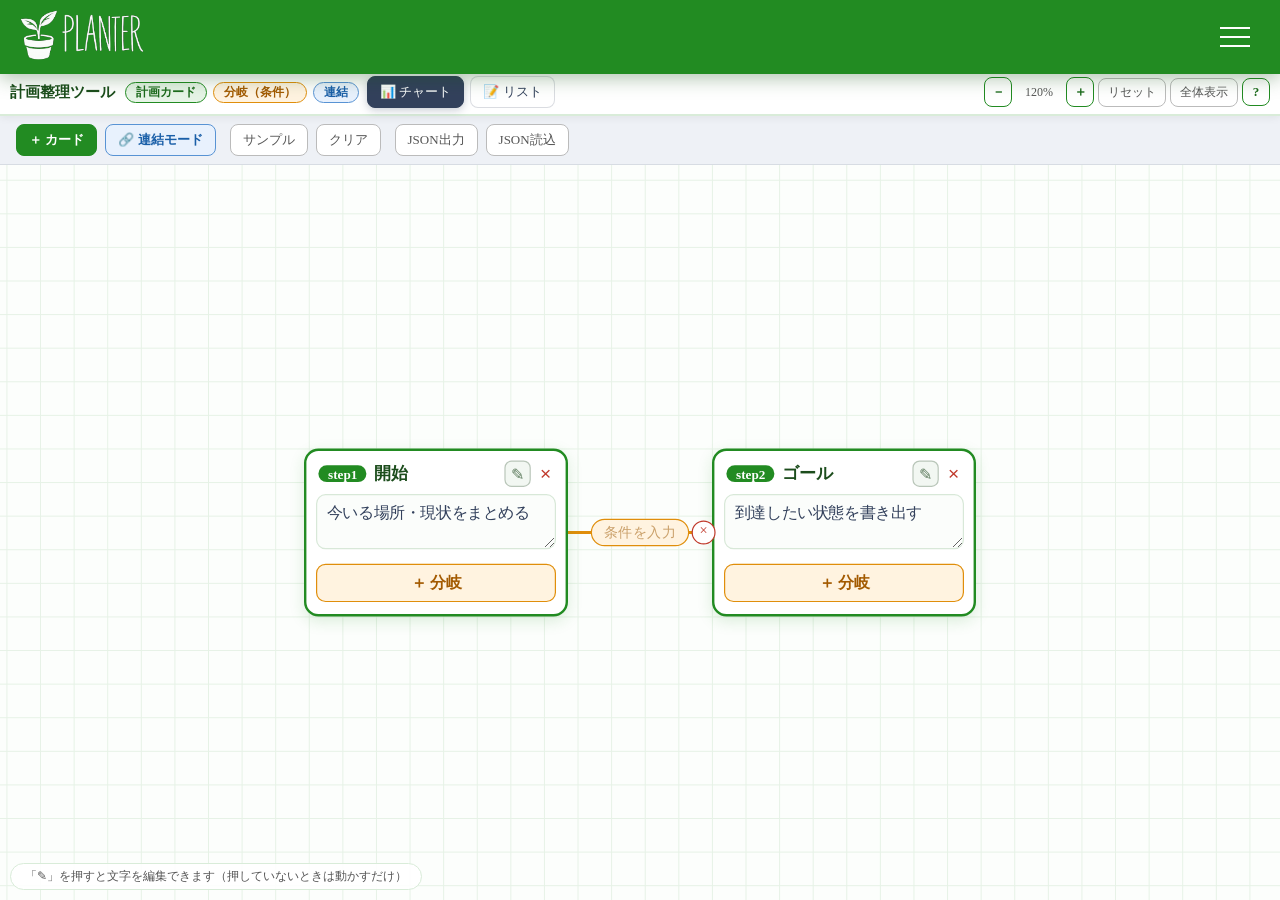
<file: tools/planning_chart.html>
<!DOCTYPE html>
<html lang="ja">
<head>
    <meta charset="UTF-8">
    <meta name="viewport" content="width=device-width, initial-scale=1.0">
    <title>計画整理ツール - PLANTER</title>
    <meta http-equiv="refresh" content="0; url=planning_tool.html">
    <link rel="canonical" href="planning_tool.html">
    <link rel="stylesheet" href="../style.css">
    <link rel="stylesheet" href="planning_tool.css?v=20261003">
</head>

<body>

  <header>
    <a href="../index.html">
      <img src="../images/hub-icon.png" alt="PLANTERのロゴ" class="icon">
    </a>

    <button id="menu-btn" class="menu-btn">
        <span></span>
        <span></span>
        <span></span>
    </button>

    <nav id="menu">
        <ul>
            <li><a href="../index.html">ホーム</a></li>
            <li><a href="planning_tool.html">計画整理ツール</a></li>
            <li><a href="memo_tool.html">メモツール</a></li>
            <li><a href="habit_tool.html">習慣化ツール</a></li>
            <li><a href="knowledge_garden.html">知識の箱庭</a></li>
            <li><a href="patchnote.html">パッチノート</a></li>
            <li><a href="blog.html">開発者より</a></li>
        </ul>
    </nav>
  </header>

  <main class="pt-redirect">
    <h1>計画チャートは「計画整理ツール」に統合されました</h1>
    <p>チャートは「計画整理ツール」の、画面いっぱいのモードとして統合されました。</p>
    <p><a href="planning_tool.html">計画整理ツールを開く</a></p>
  </main>

  <script>
    // JS 無効時 metafresh でも移動できるようにする
    location.replace("planning_tool.html");
  </script>
  <script src="../script.js"></script>
</body>

</html>
</file>
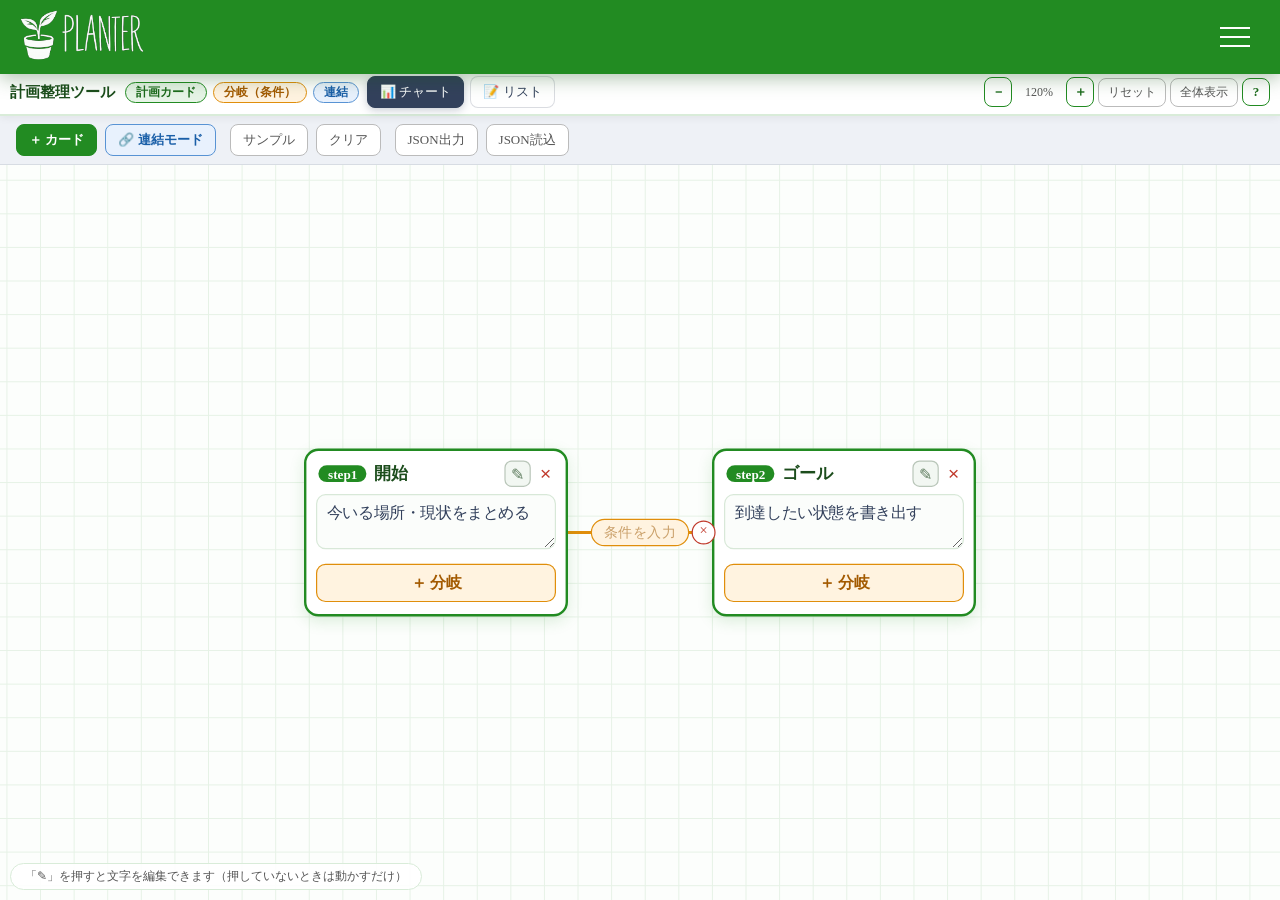
<file: tools/planning_tool.html>
<!DOCTYPE html>
<html lang="ja">
<head>
    <meta charset="UTF-8">
    <meta name="viewport" content="width=device-width, initial-scale=1.0">
    <title>計画整理ツール - PLANTER</title>
    <link rel="stylesheet" href="../style.css">
    <link rel="stylesheet" href="planning_chart.css?v=20261003">
    <link rel="stylesheet" href="planning_tool.css?v=20261003">
</head>

<body class="pc-body">

 <header>
    <a href="../index.html">
      <img src="../images/hub-icon.png" alt="PLANTERのロゴ" class="icon">
    </a>

    <button id="menu-btn" class="menu-btn">
        <span></span>
        <span></span>
        <span></span>
    </button>

    <nav id="menu">
        <ul>
            <li><a href="../index.html">ホーム</a></li>
            <li><a href="../tools/planning_tool.html">計画整理ツール</a></li>
            <li><a href="../tools/memo_tool.html">メモツール</a></li>
            <li><a href="../tools/habit_tool.html">習慣化ツール</a></li>
            <li><a href="../tools/knowledge_garden.html">知識の箱庭</a></li>
            <li><a href="../tools/experimental_tool.html">試験的なツール</a></li>
            <li><a href="../tools/patchnote.html">パッチノート</a></li>
            <li><a href="../tools/blog.html">開発者より</a></li>
        </ul>
    </nav>
 </header>

 <div class="pc-app">

    <!-- ===== 上部ツールバー ===== -->
    <div class="pc-appbar">
        <div class="pc-appbar-group">
            <span class="pc-appbar-title">計画整理ツール</span>

            <!-- チャートの構成要素の見本 -->
            <span class="pc-chip pc-chip-card">計画カード</span>
            <span class="pc-chip pc-chip-branch">分岐（条件）</span>
            <span class="pc-chip pc-chip-link">連結</span>
        </div>

        <!-- モード切り替え -->
        <div class="pc-appbar-group pc-mode-group">
            <button id="pt-tab-chart" class="pc-btn pc-btn-mode pc-on">📊 チャート</button>
            <button id="pt-tab-list"  class="pc-btn pc-btn-mode">📝 リスト</button>
        </div>

        <span class="pc-spacer"></span>

        <div class="pc-appbar-group pc-zoom-group">
            <button id="pc-zoom-out" class="pc-btn pc-btn-icon" title="縮小">－</button>
            <span id="pc-zoom-label" class="pc-zoom-label">100%</span>
            <button id="pc-zoom-in" class="pc-btn pc-btn-icon" title="拡大">＋</button>
            <button id="pc-zoom-reset" class="pc-btn pc-btn-ghost pc-btn-sm" title="倍率をリセット">リセット</button>
            <button id="pc-fit" class="pc-btn pc-btn-ghost pc-btn-sm" title="全体が画面に収まるように表示">全体表示</button>
            <button id="pc-help-toggle" class="pc-btn pc-btn-icon" title="使い方">?</button>
        </div>
    </div>

    <!-- ===== モード1：チャート ===== -->
    <section id="pt-view-chart" class="pt-view">
        <div class="pc-subbar">
            <div class="pc-appbar-group">
                <button id="pc-add" class="pc-btn pc-btn-primary">＋ カード</button>
                <button id="pc-link" class="pc-btn pc-btn-link" title="カード同士を連結します（もう一度押すと解除）">🔗 連結モード</button>
            </div>
            <div class="pc-appbar-group">
                <button id="pc-sample" class="pc-btn pc-btn-ghost">サンプル</button>
                <button id="pc-clear" class="pc-btn pc-btn-ghost">クリア</button>
            </div>
            <div class="pc-appbar-group">
                <button id="pc-export" class="pc-btn pc-btn-ghost">JSON出力</button>
                <button id="pc-import" class="pc-btn pc-btn-ghost">JSON読込</button>
                <input id="pc-file" type="file" accept="application/json" hidden>
            </div>
        </div>

        <div id="pc-viewport" class="pc-viewport">
            <div id="pc-board" class="pc-board">
                <svg id="pc-svg" class="pc-svg"></svg>
                <!-- カード・ラベルは JS で追加 -->
            </div>

            <!-- 使い方パネル -->
            <div id="pc-help" class="pc-help" hidden>
                <div class="pc-help-head">
                    <strong>使い方</strong>
                    <button id="pc-help-close" class="pc-help-close">×</button>
                </div>
                <ul>
                    <li>カードには自動で <b>step1, step2, …</b> がつきます。線はたどった本数がメインの数字です。</li>
                    <li>1枚のカードから2本以上に分岐したら、枝の順番を付けて <b>step2-1 / step2-2</b> のようになります。</li>
                    <li><b>✎（鉛筆）</b>を押すと、そのカードだけ文字を編集できます。もう一度押すと確定します。</li>
                    <li>鉛筆を押すと、そのカードに<b>サイズ切替（小・中・大）</b>も現れます。<b>中</b>がデフォルト、<b>小</b>は1行分のコンパクト、<b>大</b>は標準の約2.5倍の広さです。</li>
                    <li>鉛筆を押していない間は、カードを触っても<b>動かすだけ</b>で文字入力は起きません。</li>
                    <li><b>＋ 分岐</b>を押すと、条件付きの矢印と<b>新しい計画カード</b>が生まれます（すぐ書けるように鉛筆が開きます）。</li>
                    <li><b>🔗 連結モード</b>でカードを2つ選ぶと、既存のカード同士を直接つなげます。</li>
                    <li>カード右端の<b>●</b>を別のカードへドラッグしても連結できます。</li>
                    <li>何もない所をドラッグで<b>画面移動</b>、ホイールで<b>拡大縮小</b>。</li>
                    <li><b>空所をダブルクリック</b>するとその場に新しいカードを作れます。</li>
                    <li><b>サンプル</b>を押すと、計画の例を表示します。</li>
                    <li>データはこのブラウザに自動保存されます。</li>
                </ul>
            </div>

            <!-- 状態ヒント -->
            <div id="pc-status" class="pc-status">カードをドラッグで動かせます</div>
        </div>
    </section>

    <!-- ===== モード2：リスト ===== -->
    <section id="pt-view-list" class="pt-view" hidden>
        <div class="pt-list-wrap">
            <h2 class="pt-list-title">長期計画のメモ</h2>
            <p class="pt-list-lead">チャートの横で使う、かんたんな計画リストです。気になったことを並べておけます。</p>

            <div class="pt-list-add">
                <input id="pt-task-input" type="text" placeholder="計画を書き込む…" autocomplete="off">
                <button id="pt-task-add" class="pt-btn pt-btn-primary">追加</button>
            </div>

            <ul id="pt-task-list" class="pt-task-list"></ul>

            <div class="pt-list-foot">
                <span id="pt-task-count" class="pt-count">0 件</span>
                <button id="pt-task-clear-done" class="pt-btn pt-btn-ghost">完了した項目を削除</button>
            </div>
        </div>
    </section>

 </div>

 <script src="planning_chart.js?v=20261003"></script>
 <script src="planning.js?v=20261003"></script>
 <script src="planning_mode.js?v=20261003"></script>
 <script src="../script.js"></script>
</body>

</html>
</file>
<file: style.css>
.icon{
    height:50px;
    width:auto;

}

header{
    position:fixed;
    top:0;
    left:0;

    width:100%;

    background-color:#228b22;

    display:flex;
    justify-content:space-between;
    align-items:center;

    padding:10px 20px;

    z-index:1005;

    box-sizing:border-box;
    box-shadow:0 4px 18px rgba(20,80,20,.35);
    transition:background .35s ease, box-shadow .35s ease;
}
header.scrolled{
    background:rgba(34,139,34,.92);
    backdrop-filter:blur(8px);
    -webkit-backdrop-filter:blur(8px);
}

body{
    margin:0;
    padding-top:70px;
}
.menu-btn{
    width:50px;
    height:50px;

    background:none;
    border:none;

    position:relative;
    cursor:pointer;
}
.menu-btn span{
    position:absolute;

    width:30px;
    height:2px;

    background:white;

    left:10px;

    transition:0.3s;
}
.menu-btn span:nth-child(1){
    top:15px;
}
.menu-btn span:nth-child(2){
    top:24px;
}
.menu-btn span:nth-child(3){
    top:33px;
}
.menu-btn.active span:nth-child(1){
    transform:
        translateY(9px)
        rotate(45deg);
}
.menu-btn.active span:nth-child(2){
    opacity:0;
}
.menu-btn.active span:nth-child(3){
    transform:
        translateY(-9px)
        rotate(-45deg);
}

.menu-btn{
    z-index:1001;
}
#menu{
    z-index:1000;
}


#menu{
    text-align: left;
    position: fixed;
    top: 74px;
    left: 100%;
    font-size:30px;


    width: 100%;
    height: 100vh;

    background: white;

    transition: 0.5s ease;
}
#menu.active{
    left: 0;
}


.hero{

    position:relative;

    width:100%;
    height:700px;

    overflow:hidden;
    
    text-align:center;
    align-items:center;
    gap:50px;

}

.top-image{

    width:100%;
    height:100%;

    object-fit:cover;

}

.PLANTER-Font{
    font-size: 60px;
    text-align: center;
}

.hero-content{

    position:absolute;

    top:50%;
    left:50%;

    transform:
        translate(-50%,-50%);

    z-index:2;

}

.hero-overlay{

    position:absolute;

    top:0;
    left:0;

    width:100%;
    height:100%;

    background:black;

    opacity:0;

    z-index:1;

    transition:0.3s;

}

.hero h1{
    text-align:center;
    font-size:60px;
    color:#2e7d32;
    display:flex;
    justify-content:center;
}

.PLANTER-Font .pf-text{
    display:inline-block;
    color:#228b22;
    white-space:nowrap;
    border-right:3px solid #2e7d32;
    clip-path: inset(0 100% 0 0);
    animation:
     typing 2.2s steps(7,end) forwards,
     caretBlink 0.8s step-end infinite;
}
@keyframes caretBlink{
    0%,100%{ border-color:#2e7d32; }
    50%{ border-color:transparent; }
}

@keyframes typing {

    from{
        clip-path: inset(0 100% 0 0);
    }

    to{
        clip-path: inset(0 0 0 0);
    }

}

.hero-intro{

    display:flex;

    justify-content:space-between;

    align-items:flex-start;

    gap:70px;

    max-width:1080px;
    margin:0 auto;
    padding:60px 40px 30px;
    box-sizing:border-box;

}

main h2{
    text-align: center;
    color:#228b22;
    font-size:30px;
    letter-spacing:3px;
    margin:54px 0 18px;
    background:linear-gradient(90deg,#1c741c,#43b85a,#1c741c);
    background-size:200% auto;
    -webkit-background-clip:text;
    background-clip:text;
    -webkit-text-fill-color:transparent;
    color:transparent;
    animation:shimmer 7s linear infinite;
}
@keyframes shimmer{
    to{ background-position:200% center; }
}
.left{

    flex:1.4;


}

.left .introduce2{
    font-size:46px;
    margin-left: 40px;
    text-align: center;
}

.right {

    flex:1.2;

}

.right p{
    font-size: 18px;
    line-height: 2;
    color: #3a4a3d;
}


.introduce{

    display:block;

    font-size:12px;

    letter-spacing:3px;

    margin-bottom:0px;
    margin-left: 6px;

}

.hero-intro h2{

    font-size:50px;

    margin:0;

}

.hero-intro p{
    text-align:left;

    font-size:20px;

    margin-top:35px;

}

body{

    background-color:white;
}

.tool-card{

    width:300px;
    padding:22px;

    background:white;
    border:1px solid #e1efe4;
    border-radius:18px;

    box-shadow:0 8px 22px rgba(34,139,34,0.12);

    flex-shrink:0;
    transition:transform .28s cubic-bezier(.2,.7,.3,1), box-shadow .28s, border-color .28s;
}

.tool-card:hover{

    transform:translateY(-10px);
    box-shadow:0 16px 34px rgba(34,139,34,0.22);
    border-color:#bfe6c6;

}

.tool-card p{
    font-size:15px;
    line-height:1.7;
    color:#33473a;
    margin:0 0 16px;
    text-align:center;
}

.tool-card a{
    color:#1f7a2e;
    text-decoration:none;
    font-weight:600;
}

.tool-card a.card-open{
    display:inline-block;
    background:#228b22;
    color:#fff;
    padding:9px 26px;
    border-radius:999px;
    font-size:14px;
    transition:background .2s, transform .15s;
}

.tool-card a.card-open:hover{
    background:#1c741c;
    transform:translateY(-1px);
}

.tool-photo{
    width:100%;
    height:200px;
    border-radius:12px;
    object-fit:cover;
    display:block;
    margin-bottom:14px;
}


.tool-cards{
    background: linear-gradient(180deg,#f2faf3 0%,#e6f5e9 100%);
    overflow:hidden;



    width:100%;

    position:relative;
    padding-top:28px;
    padding-bottom:28px;
}

.tool-cards::-webkit-scrollbar{

    display:none;

}

.tool-photo{
    width:300px;
    height:200px;
}


.slide-track{
    display:flex;

    gap:30px;

    width:max-content;

    animation:scroll 30s linear infinite;
}

.slide-track:hover{

    animation-play-state:paused;

}

@keyframes scroll{

    from{
        transform:translateX(0);
    }

    to{
        transform:translateX(-50%);
    }

}

.tool-cards{

    width:100%;
    position:relative;
}


.habit-card{

    width:300px;

    padding:20px;

    margin:20px;

    background:white;

    border-radius:15px;

    box-shadow:0 4px 8px rgba(0,0,0,0.2);

}

#habitModal{

    display:none;

    position:fixed;

    top:0;
    left:0;

    width:100%;
    height:100%;

    background:rgba(0,0,0,0.5);

    justify-content:center;
    align-items:center;

}

.modal-content{

    background:white;

    padding:30px;

    border-radius:20px;

    width:400px;

}


#habitList{

    display:flex;

    flex-wrap:wrap;

    gap:20px;

}

/* ===== 習慣化ツール v2（詳細版）追加スタイル =====
   元の .habit-card / .modal-content を踏襲しつつ拡張。
   連続継続日数・合計継続日数・詳細ボタン・達成時のインラインフォーム用。 */

/* ページヘッダー（少しデザイン） */
.page-head{
    background: linear-gradient(135deg, #2e7d32, #228b22);
    color:#fff;
    border-radius:16px;
    padding:22px 24px;
    margin: 6px 0 22px;
    box-shadow:0 6px 18px rgba(34,139,34,.25);
}
.page-head h1{ margin:0 0 6px; font-size:26px; }
.page-head h2{ margin:0; font-size:14px; font-weight:400; opacity:.92; }
.page-head .home-link{ color:#eafff0; font-size:13px; text-decoration:underline; }

/* 新規追加ボタン */
#addHabit{
    background:#228b22;
    color:#fff;
    border:none;
    padding:12px 22px;
    border-radius:10px;
    font-size:15px;
    cursor:pointer;
    box-shadow:0 4px 10px rgba(34,139,34,.3);
    margin-bottom:18px;
}
#addHabit:hover{ filter:brightness(1.07); }

/* カードのデザイン（元の .habit-card を縦並び＋アクセント線に拡張） */
.habit-card{
    display:flex;
    flex-direction:column;
    border-top:4px solid #228b22;
}
.hk-head{
    display:flex;
    justify-content:space-between;
    align-items:center;
    gap:10px;
    border-bottom:1px solid #eef3ee;
    padding-bottom:10px;
    margin-bottom:12px;
}
.hk-head h2{ margin:0; font-size:18px; color:#1b5e20; }
.hk-badge{
    font-size:12px;
    padding:3px 10px;
    border-radius:999px;
    white-space:nowrap;
}
.hk-badge.done{ background:#e6f4ea; color:#228b22; }
.hk-badge.todo{ background:#fdecea; color:#c0392b; }

/* 3つの統計（連続 / 合計 / 累計） */
.hk-stats{
    display:grid;
    grid-template-columns:repeat(3,1fr);
    gap:8px;
    margin-bottom:14px;
}
.hk-stat{
    background:#f3fbf3;
    border:1px solid #e2f0e2;
    border-radius:10px;
    padding:8px 6px;
    text-align:center;
}
.hk-num{ font-size:18px; font-weight:700; color:#228b22; }
.hk-cap{ font-size:11px; color:#5a7a5e; margin-top:2px; }

/* アクションボタン行 */
.hk-actions{ display:flex; gap:8px; margin-top:auto; }
.hk-actions button{ flex:1; }

/* カード内インラインフォーム（達成で上に表示） */
.record-form{
    margin:0 0 14px;
    padding:12px;
    border:1px dashed #228b22;
    border-radius:10px;
    background:#f3fbf3;
}
.record-form[hidden]{ display:none; }
.record-form label{ display:block; font-size:13px; color:#228b22; margin-bottom:6px; }
.record-form input{
    width:100%; padding:9px 10px; border:1px solid #ccc;
    border-radius:8px; font-size:15px; box-sizing:border-box;
}
.rf-actions{ display:flex; gap:8px; margin-top:10px; }
.mini-btn{ flex:1; padding:9px; border:none; border-radius:8px; cursor:pointer; font-size:14px; }
.rf-ok{ background:#228b22; color:#fff; }
.rf-cancel{ background:#eee; color:#333; }

/* ボタン類 */
.habit-card button{
    margin:8px 6px 0 0;
    padding:9px 12px;
    border:none;
    border-radius:8px;
    cursor:pointer;
    font-size:14px;
}
.btn-record{ background:#228b22; color:#fff; }
.btn-detail{ background:#fff; color:#228b22; border:1px solid #228b22; }
.btn-delete{ background:#fdecea; color:#c0392b; }

/* 詳細モーダル */
#detailModal{
    display:none; position:fixed; top:0; left:0;
    width:100%; height:100%;
    background:rgba(0,0,0,0.5);
    justify-content:center; align-items:center;
    z-index:2000;
}
.detail-row{
    display:flex; justify-content:space-between; gap:12px;
    padding:7px 0; border-bottom:1px solid #eee; font-size:14px;
}
.detail-row .k{ color:#228b22; }
.detail-sub{ margin:12px 0 4px; font-weight:700; color:#228b22; font-size:13px; }
.detail-list{ max-height:160px; overflow:auto; margin:0; padding-left:18px; font-size:13px; }

/* モーダル内ラベル整え */
.modal-content label{ display:block; margin-top:10px; font-size:13px; color:#333; }
.modal-content input, .modal-content select{
    width:100%; padding:9px 10px; margin-top:4px;
    border:1px solid #ccc; border-radius:8px; font-size:14px; box-sizing:border-box;
}

/* ===== 習慣化ツール バックアップ・称号（2026/8/21 追加） ===== */
.top-actions{ display:flex; gap:10px; flex-wrap:wrap; margin-bottom:4px; }
.btn-backup{
    background:#fff; color:#228b22; border:2px solid #228b22;
    padding:11px 22px; border-radius:10px; font-size:15px; cursor:pointer;
    box-shadow:0 4px 10px rgba(34,139,34,.15);
}
.btn-backup:hover{ background:#e6f4ea; }

/* 並べ替えセレクト（2026/9/30 追加） */
.ht-sort{
    display:flex; align-items:center; gap:8px;
    background:#fff; color:#228b22; border:2px solid #228b22;
    padding:8px 14px; border-radius:10px; font-size:14px; font-weight:bold;
    box-shadow:0 4px 10px rgba(34,139,34,.15); cursor:pointer;
}
.ht-sort select{
    border:1px solid #ccc; border-radius:8px; font-size:14px;
    padding:6px 8px; background:#fff; color:#333; cursor:pointer;
}

/* 称号チップ（連続日数に応じた称号と次の称号までの残り日数） */
.hk-title{
    display:flex; justify-content:space-between; align-items:center; gap:8px;
    background:#fff8e1; border:1px solid #f0d98a; border-radius:10px;
    padding:7px 10px; margin-bottom:12px; font-size:13px;
}
.hk-title-cur{ font-weight:700; color:#a0882a; }
.hk-title-cur.earned{ color:#b8860b; }
.hk-title-next{ color:#a0882a; font-size:12px; }

/* バックアップモーダル */
#backupModal{
    display:none; position:fixed; top:0; left:0;
    width:100%; height:100%;
    background:rgba(0,0,0,0.5);
    justify-content:center; align-items:center;
    z-index:2100;
}
.backup-content{ max-width:520px; max-height:92vh; overflow:auto; }
.backup-hint{ font-size:12.5px; color:#666; line-height:1.6; margin:6px 0 10px; }
.backup-hint b{ color:#c0392b; }
.bk-tabs{ display:flex; gap:6px; margin:12px 0; }
.bk-tab{
    flex:1; padding:9px 4px; border:1px solid #ccc; background:#fff;
    border-radius:8px; cursor:pointer; font-size:13px; color:#333;
}
.bk-tab.active{ background:#228b22; color:#fff; border-color:#228b22; }
.bk-pane{
    border:1px solid #e2f0e2; background:#f7fcf7;
    border-radius:10px; padding:12px; margin-bottom:12px;
}
.bk-pane[hidden]{ display:none; }
.bk-pane textarea{
    width:100%; min-height:110px; margin:10px 0; padding:8px;
    border:1px solid #ccc; border-radius:8px; font-size:12px;
    box-sizing:border-box; font-family:monospace;
}
.bk-pane input[type="file"]{ width:auto; padding:8px; background:#fff; }
.bk-pane button{
    background:#228b22; color:#fff; border:none; padding:10px 14px;
    border-radius:8px; cursor:pointer; font-size:14px; margin:4px 8px 0 0;
}
.bk-pane button:hover{ filter:brightness(1.07); }
.backup-msg{ color:#228b22; font-size:13px; font-weight:700; margin:6px 0 0; }

/* ===== 習慣化ツール: フリーズ・非常時編集・着せ替えテーマ（2026/8/21 追加） ===== */
.hk-title{ flex-wrap:wrap; }
.hk-freeze{ margin-left:auto; font-weight:700; color:#4a7dff; font-size:12.5px; }
.btn-edit{ background:#fff; color:#b8860b; border:1px solid #f0d98a; }

/* 非常時編集モーダル */
#editModal{
    display:none; position:fixed; top:0; left:0;
    width:100%; height:100%;
    background:rgba(0,0,0,0.5);
    justify-content:center; align-items:center;
    z-index:2150;
}
.edit-content{ max-width:520px; max-height:92vh; overflow:auto; }
.ee-grid{ display:grid; grid-template-columns:repeat(2,1fr); gap:4px 14px; margin-top:4px; }
.ee-grid input[type="checkbox"]{ width:auto; margin-top:10px; }
.ee-rec{
    display:flex; justify-content:space-between; align-items:center; gap:8px;
    padding:6px 8px; border-bottom:1px solid #eef3ee; font-size:13px;
}
.ee-rec .mini-btn{ flex:0 0 auto; padding:6px 10px; }
.ee-addrow{ display:flex; gap:8px; margin-top:8px; align-items:center; }
.ee-addrow input{ flex:1; }
.ee-addrow .mini-btn{ flex:0 0 auto; }
.edit-actions{ display:flex; gap:10px; margin-top:16px; }
.edit-actions button{ flex:1; padding:11px; border:none; border-radius:10px; cursor:pointer; font-size:15px; }

/* 着せ替えテーマモーダル */
#themeModal{
    display:none; position:fixed; top:0; left:0;
    width:100%; height:100%;
    background:rgba(0,0,0,0.5);
    justify-content:center; align-items:center;
    z-index:2200;
}
.theme-content{ max-width:440px; }
.theme-grid{ display:grid; grid-template-columns:repeat(3,1fr); gap:8px; margin:12px 0; }
.theme-swatch{
    padding:10px 6px; border:1px solid #ccc; background:#fff;
    border-radius:10px; cursor:pointer; font-size:13px; color:#333;
}
.theme-swatch:hover{ border-color:#228b22; }
.theme-swatch.active{ background:#228b22; color:#fff; border-color:#228b22; font-weight:700; }
.ht-custom{ border:1px dashed #ccc; border-radius:10px; padding:10px; margin-bottom:12px; }

/* 非常時タブの区切り・全データ編集ボタン・装飾チェック */
.bk-hr{ border:none; border-top:1px dashed #cfe3cf; margin:14px 0 4px; }
#btn-open-edit{ background:#fff; color:#b8860b; border:2px solid #f0d98a; }
[data-theme] #btn-open-edit{ background:var(--ht-panel); color:var(--ht-warn-text); border-color:var(--ht-warn-border); }
.ht-decor-row{ border:1px dashed #ccc; border-radius:10px; padding:10px 12px; margin-bottom:12px; }
.ht-decor-label{ display:flex; align-items:center; gap:8px; font-size:13.5px; color:#333; cursor:pointer; }
.ht-decor-label input{ width:auto; margin:0; }
[data-theme] .ht-decor-row{ border-color:var(--ht-border); }
[data-theme] .ht-decor-label{ color:var(--ht-text); }

/* ===== 習慣化ツール 着せ替えテーマ変数（既定＝従来のデザイン） ===== */
:root{
    --ht-bg:#ffffff; --ht-panel:#ffffff; --ht-panel-2:#f3fbf3;
    --ht-border:#e2f0e2; --ht-text:#1f1f1f; --ht-dim:#5a7a5e;
    --ht-accent:#228b22; --ht-accent-2:#1b5e20; --ht-accent-soft:#f3fbf3;
    --ht-danger:#c0392b; --ht-danger-soft:#fdecea;
    --ht-header:#228b22;
    --ht-head-grad:linear-gradient(135deg,#2e7d32,#228b22);
    --ht-warn-bg:#fff8e1; --ht-warn-border:#f0d98a; --ht-warn-text:#b8860b;
    --ht-freeze:#4a7dff;
}

/* ---- テーマプリセット（知識の箱庭と共通の配色） ---- */
[data-theme="dark"]{
    --ht-bg:#0f1512; --ht-panel:#1b2620; --ht-panel-2:#223029;
    --ht-border:#2e3d34; --ht-text:#e6efe9; --ht-dim:#9fb3a6;
    --ht-accent:#5fcf8e; --ht-accent-2:#8fd0ff; --ht-accent-soft:rgba(95,207,142,.12);
    --ht-danger:#ff6b6b; --ht-danger-soft:rgba(255,107,107,.12);
    --ht-header:#16201b; --ht-head-grad:linear-gradient(135deg,#16201b,#223029);
    --ht-warn-bg:rgba(255,209,102,.12); --ht-warn-border:rgba(255,209,102,.35); --ht-warn-text:#ffd166;
    --ht-freeze:#7aa8ff;
}
[data-theme="light"]{
    --ht-bg:#f2f5f3; --ht-panel:#ffffff; --ht-panel-2:#eef2ef;
    --ht-border:#bfc9c3; --ht-text:#16201b; --ht-dim:#445049;
    --ht-accent:#2f9e63; --ht-accent-2:#2b7fc4; --ht-accent-soft:#e8f4ee;
    --ht-danger:#d64545; --ht-danger-soft:#fdecea;
    --ht-header:#2f9e63; --ht-head-grad:linear-gradient(135deg,#237a4b,#2f9e63);
    --ht-warn-bg:#fff8e1; --ht-warn-border:#f0d98a; --ht-warn-text:#b8860b;
}
[data-theme="sunset"]{
    --ht-bg:#2a1622; --ht-panel:#3e2230; --ht-panel-2:#4a2838;
    --ht-border:#5e3346; --ht-text:#fce9ee; --ht-dim:#cf9fb0;
    --ht-accent:#ff8c5a; --ht-accent-2:#ffc15e; --ht-accent-soft:rgba(255,140,90,.14);
    --ht-danger:#ff6f91; --ht-danger-soft:rgba(255,111,145,.14);
    --ht-header:#341c2c; --ht-head-grad:linear-gradient(135deg,#341c2c,#4a2838);
    --ht-warn-bg:rgba(255,209,102,.12); --ht-warn-border:rgba(255,209,102,.35); --ht-warn-text:#ffd166;
    --ht-freeze:#ffc15e;
}
[data-theme="ocean"]{
    --ht-bg:#0a1c26; --ht-panel:#123140; --ht-panel-2:#173f4f;
    --ht-border:#235563; --ht-text:#e6f4f8; --ht-dim:#9cc2cf;
    --ht-accent:#2bb7c4; --ht-accent-2:#56c5f2; --ht-accent-soft:rgba(43,183,196,.14);
    --ht-danger:#ff7d8f; --ht-danger-soft:rgba(255,125,143,.14);
    --ht-header:#0f2733; --ht-head-grad:linear-gradient(135deg,#0f2733,#173f4f);
    --ht-warn-bg:rgba(255,209,102,.12); --ht-warn-border:rgba(255,209,102,.35); --ht-warn-text:#ffd166;
    --ht-freeze:#56c5f2;
}
[data-theme="forest"]{
    --ht-bg:#15241a; --ht-panel:#213528; --ht-panel-2:#294034;
    --ht-border:#33512f; --ht-text:#e9f3e8; --ht-dim:#a8c3a9;
    --ht-accent:#6fcf6f; --ht-accent-2:#a7d96a; --ht-accent-soft:rgba(111,207,111,.14);
    --ht-danger:#ff8585; --ht-danger-soft:rgba(255,133,133,.14);
    --ht-header:#1c2e22; --ht-head-grad:linear-gradient(135deg,#1c2e22,#294034);
    --ht-warn-bg:rgba(255,209,102,.12); --ht-warn-border:rgba(255,209,102,.35); --ht-warn-text:#ffd166;
    --ht-freeze:#a7d96a;
}
[data-theme="mono"]{
    --ht-bg:#15171a; --ht-panel:#262a2d; --ht-panel-2:#303438;
    --ht-border:#3c4044; --ht-text:#f2f3f4; --ht-dim:#9aa0a4;
    --ht-accent:#cfd4d9; --ht-accent-2:#aeb4b8; --ht-accent-soft:rgba(207,212,217,.14);
    --ht-danger:#e06666; --ht-danger-soft:rgba(224,102,102,.14);
    --ht-header:#1d2023; --ht-head-grad:linear-gradient(135deg,#1d2023,#303438);
    --ht-warn-bg:rgba(232,195,74,.12); --ht-warn-border:rgba(232,195,74,.35); --ht-warn-text:#e8c34a;
    --ht-freeze:#cfd4d9;
}
[data-theme="mono-light"]{
    --ht-bg:#e7ebee; --ht-panel:#ffffff; --ht-panel-2:#e4e9ed;
    --ht-border:#c7ced3; --ht-text:#22272b; --ht-dim:#5b636a;
    --ht-accent:#8b949c; --ht-accent-2:#5b636a; --ht-accent-soft:#eef1f3;
    --ht-danger:#c0564e; --ht-danger-soft:#f6e8e6;
    --ht-header:#7d868e; --ht-head-grad:linear-gradient(135deg,#7d868e,#8b949c);
    --ht-warn-bg:#faf3e0; --ht-warn-border:#e3d5a8; --ht-warn-text:#8a6d00;
}
[data-theme="space"]{
    --ht-bg:#0a0a1c; --ht-panel:#171738; --ht-panel-2:#221f4a;
    --ht-border:#2e2c5c; --ht-text:#eaeaff; --ht-dim:#a9a6d8;
    --ht-accent:#9d7bff; --ht-accent-2:#5fd0ff; --ht-accent-soft:rgba(157,123,255,.16);
    --ht-danger:#ff7aa8; --ht-danger-soft:rgba(255,122,168,.14);
    --ht-header:#111129; --ht-head-grad:linear-gradient(135deg,#111129,#221f4a);
    --ht-warn-bg:rgba(255,209,102,.12); --ht-warn-border:rgba(255,209,102,.35); --ht-warn-text:#ffd166;
    --ht-freeze:#5fd0ff;
}
[data-theme="notebook"]{
    --ht-bg:#efe9dd; --ht-panel:#fffdf7; --ht-panel-2:#ece5d6;
    --ht-border:#c8bca2; --ht-text:#3a3327; --ht-dim:#635842;
    --ht-accent:#c2703d; --ht-accent-2:#5b8c6e; --ht-accent-soft:#f7f0e2;
    --ht-danger:#c0492f; --ht-danger-soft:#f8e9e3;
    --ht-header:#8a6a3f; --ht-head-grad:linear-gradient(135deg,#a67c4a,#c2703d);
    --ht-warn-bg:#fdf6e3; --ht-warn-border:#e8d5a4; --ht-warn-text:#8a6d00;
    --ht-freeze:#5b8c6e;
}
[data-theme="morning"]{
    --ht-bg:#eef3f8; --ht-panel:#ffffff; --ht-panel-2:#e8eef5;
    --ht-border:#bccbe0; --ht-text:#3f4a55; --ht-dim:#54627a;
    --ht-accent:#f6a96b; --ht-accent-2:#6fb3da; --ht-accent-soft:#fdf1e4;
    --ht-danger:#d97a6c; --ht-danger-soft:#f9e9e5;
    --ht-header:#e89a55; --ht-head-grad:linear-gradient(135deg,#e89a55,#f6a96b);
    --ht-warn-bg:#fdf6e3; --ht-warn-border:#e8d5a4; --ht-warn-text:#8a6d00;
}
[data-theme="cyber"]{
    --ht-bg:#0a0a12; --ht-panel:#161626; --ht-panel-2:#1e1e33;
    --ht-border:#2a2a47; --ht-text:#e6f7ff; --ht-dim:#9aa7d6;
    --ht-accent:#ff3df0; --ht-accent-2:#19f0ff; --ht-accent-soft:rgba(255,61,240,.14);
    --ht-danger:#ff4d6d; --ht-danger-soft:rgba(255,77,109,.14);
    --ht-header:#11111d; --ht-head-grad:linear-gradient(135deg,#11111d,#1e1e33);
    --ht-warn-bg:rgba(255,224,77,.12); --ht-warn-border:rgba(255,224,77,.35); --ht-warn-text:#ffe04d;
    --ht-freeze:#19f0ff;
}

/* ---- data-theme 適用時の上書き（習慣化ツール限定。他ツールは影響なし） ---- */
[data-theme] body{ background:var(--ht-bg); color:var(--ht-text); }
[data-theme] header{ background-color:var(--ht-header); }
[data-theme] #menu{ background:var(--ht-panel); }
[data-theme] #menu a{ color:var(--ht-text); }
[data-theme] footer{ color:var(--ht-dim); }
[data-theme] .page-head{ background:var(--ht-head-grad); }
[data-theme] .habit-card{ background:var(--ht-panel); color:var(--ht-text); }
[data-theme] .modal-content{ background:var(--ht-panel); color:var(--ht-text); }
[data-theme] #addHabit{ background:var(--ht-accent); color:#fff; }
[data-theme] .btn-backup{ background:var(--ht-panel); color:var(--ht-accent); border-color:var(--ht-accent); }
[data-theme] .btn-backup:hover{ background:var(--ht-accent-soft); }
[data-theme] .hk-head h2{ color:var(--ht-accent-2); }
[data-theme] .hk-badge.done{ background:var(--ht-accent-soft); color:var(--ht-accent); }
[data-theme] .hk-badge.todo{ background:var(--ht-danger-soft); color:var(--ht-danger); }
[data-theme] .hk-stat{ background:var(--ht-accent-soft); border-color:var(--ht-border); }
[data-theme] .hk-num{ color:var(--ht-accent); }
[data-theme] .hk-cap{ color:var(--ht-dim); }
[data-theme] .record-form{ border-color:var(--ht-accent); background:var(--ht-accent-soft); }
[data-theme] .record-form label{ color:var(--ht-accent); }
[data-theme] .record-form input{ background:var(--ht-panel); border-color:var(--ht-border); color:var(--ht-text); }
[data-theme] .rf-cancel{ background:var(--ht-panel-2); color:var(--ht-text); }
[data-theme] .btn-record{ background:var(--ht-accent); color:#fff; }
[data-theme] .btn-detail{ background:var(--ht-panel); color:var(--ht-accent); border-color:var(--ht-accent); }
[data-theme] .btn-edit{ background:var(--ht-panel); color:var(--ht-warn-text); border-color:var(--ht-warn-border); }
[data-theme] .btn-delete{ background:var(--ht-danger-soft); color:var(--ht-danger); }
[data-theme] .hk-title{ background:var(--ht-warn-bg); border-color:var(--ht-warn-border); }
[data-theme] .hk-title-cur{ color:var(--ht-warn-text); }
[data-theme] .hk-title-next{ color:var(--ht-dim); }
[data-theme] .hk-freeze{ color:var(--ht-freeze); }
[data-theme] .detail-row .k{ color:var(--ht-accent); }
[data-theme] .detail-sub{ color:var(--ht-accent); }
[data-theme] .modal-content label{ color:var(--ht-text); }
[data-theme] .modal-content input, [data-theme] .modal-content select{
    background:var(--ht-panel); border-color:var(--ht-border); color:var(--ht-text);
}
[data-theme] .bk-pane{ background:var(--ht-accent-soft); border-color:var(--ht-border); }
[data-theme] .bk-pane textarea{ background:var(--ht-panel); border-color:var(--ht-border); color:var(--ht-text); }
[data-theme] .bk-tab{ background:var(--ht-panel); border-color:var(--ht-border); color:var(--ht-text); }
[data-theme] .bk-tab.active{ background:var(--ht-accent); border-color:var(--ht-accent); color:#fff; }
[data-theme] .backup-hint{ color:var(--ht-dim); }
[data-theme] .backup-msg{ color:var(--ht-accent); }
[data-theme] .ee-rec{ border-color:var(--ht-border); }
[data-theme] .theme-swatch{ background:var(--ht-panel); border-color:var(--ht-border); color:var(--ht-text); }
[data-theme] .theme-swatch:hover{ border-color:var(--ht-accent); }
[data-theme] .theme-swatch.active{ background:var(--ht-accent); color:#fff; border-color:var(--ht-accent); }

/* ---- 2026-10-04 リニューアル: PLANTER予定フォーム / フッター ---- */
.planter-form{
    max-width:640px;
    margin:30px auto 10px;
    padding:34px 32px;
    background:#fff;
    border:1px solid #e1efe4;
    border-radius:20px;
    box-shadow:0 10px 30px rgba(34,139,34,0.10);
    box-sizing:border-box;
}
.form-title{
    text-align:center;
    color:#228b22;
    font-size:26px;
    margin:0 0 6px;
}
.form-sub{
    text-align:center;
    color:#5d6f61;
    font-size:14px;
    margin:0 0 22px;
}
.form-inner label{
    display:block;
    font-size:14px;
    font-weight:600;
    color:#2f4536;
    margin:14px 0 6px;
}
.form-inner input,
.form-inner textarea{
    width:100%;
    padding:11px 14px;
    border:1px solid #d4e6d8;
    border-radius:12px;
    font-size:15px;
    font-family:inherit;
    box-sizing:border-box;
    background:#f7fbf8;
    transition:border-color .2s, box-shadow .2s;
}
.form-inner input:focus,
.form-inner textarea:focus{
    outline:none;
    border-color:#228b22;
    box-shadow:0 0 0 3px rgba(34,139,34,0.15);
}
.form-inner textarea{
    resize:vertical;
}
.submit-btn{
    margin-top:20px;
    width:100%;
    padding:13px;
    border:none;
    border-radius:12px;
    background:#228b22;
    color:#fff;
    font-size:16px;
    font-weight:700;
    cursor:pointer;
    transition:background .2s, transform .15s;
}
.submit-btn:hover{
    background:#1c741c;
    transform:translateY(-1px);
}
footer{
    text-align:center;
    padding:30px 16px 40px;
    color:#7e8f82;
    font-size:13px;
    background:#f2faf3;
    border-top:1px solid #e1efe4;
    margin-top:30px;
}

/* ============================================================
   2026-10-20 追加: アニメーション・演出の強化
   ============================================================ */

/* スムーズスクロール + 選択色 */
html{ scroll-behavior:smooth; }
::selection{ background:#228b22; color:#fff; }

/* スクロールで表示要素をふわっと出す */
.reveal{
    opacity:0;
    transform:translateY(34px);
    transition:opacity .85s ease, transform .85s cubic-bezier(.2,.7,.3,1);
    will-change:opacity, transform;
}
.reveal.in-view{
    opacity:1;
    transform:none;
}

/* ツールカードにホバー時の光沢（シースルー） */
.tool-card{
    position:relative;
    overflow:hidden;
}
.tool-card::after{
    content:"";
    position:absolute;
    top:0; left:-60%;
    width:50%; height:100%;
    background:linear-gradient(110deg, transparent 0%, rgba(255,255,255,.55) 50%, transparent 100%);
    transform:skewX(-18deg);
    transition:left .6s ease;
    pointer-events:none;
}
.tool-card:hover::after{
    left:120%;
}

/* 開くボタンのゆるやかな脈動（アテンション） */
.tool-card a.card-open{
    animation:openPulse 2.6s ease-in-out infinite;
}
@keyframes openPulse{
    0%,100%{ box-shadow:0 0 0 0 rgba(34,139,34,0); }
    50%{ box-shadow:0 0 0 6px rgba(34,139,34,.12); }
}

/* 送信ボタンのホバー光沢 */
.submit-btn{
    position:relative;
    overflow:hidden;
}
.submit-btn::after{
    content:"";
    position:absolute;
    top:0; left:-70%;
    width:45%; height:100%;
    background:linear-gradient(110deg, transparent, rgba(255,255,255,.45), transparent);
    transform:skewX(-18deg);
    transition:left .6s ease;
}
.submit-btn:hover::after{
    left:130%;
}

/* フッターのゆっくりフェードイン（reveal の補完） */
footer.reveal{ transition-duration:1s; }

@media (prefers-reduced-motion: reduce){
    *{ animation:none !important; transition:none !important; }
    .reveal{ opacity:1; transform:none; }
}
</file>
<file: tools/exp_wordbook.css>
/* =========================================================
   試験的なツール：単語帳（試験的）× 枠組み
   ========================================================= */

/* ---------- 共通（枠組み） ---------- */
.exp-app {
  min-height: 100vh;
  display: flex;
  flex-direction: column;
  background: #f4f6fa;
}

.exp-appbar {
  display: flex;
  align-items: center;
  gap: 14px;
  flex-wrap: wrap;
  padding: 12px 16px;
  background: #fff;
  border-bottom: 1px solid rgba(51, 65, 92, .12);
}
.exp-appbar-group {
  display: flex;
  align-items: center;
  gap: 8px;
}
.exp-appbar-title {
  font-size: 16px;
  font-weight: 700;
  color: #22304a;
}
.exp-spacer { flex: 1 1 auto; }

.exp-chip {
  display: inline-block;
  padding: 3px 9px;
  font-size: 11px;
  color: #4a5875;
  background: #eef1f6;
  border-radius: 999px;
}
.exp-chip-note { color: #8a6a2f; background: #fdf3e0; }

.exp-btn {
  padding: 10px 14px;
  font-size: 14px;
  border-radius: 10px;
  border: 1px solid transparent;
  cursor: pointer;
  white-space: nowrap;
}
.exp-btn-mode {
  background: rgba(255, 255, 255, .78);
  color: #33415c;
  border: 1px solid rgba(51, 65, 92, .18);
}
.exp-btn-mode:hover { background: #fff; }
.exp-btn-mode.exp-on {
  background: #33415c;
  color: #fff;
  border-color: #33415c;
  box-shadow: 0 2px 8px rgba(51, 65, 92, .28);
}

.exp-view {
  flex: 1 1 auto;
  min-height: 0;
  display: flex;
  flex-direction: column;
}
.exp-view[hidden] { display: none; }

/* ---------- 単語帳：一覧 ---------- */
.wb-wrap {
  flex: 1 1 auto;
  overflow-y: auto;
  padding: 28px 24px 60px;
}

.wb-title {
  margin: 0 0 6px;
  font-size: 22px;
  color: #22304a;
}
.wb-lead {
  margin: 0 0 20px;
  font-size: 13px;
  color: #5c6b85;
}

.wb-add {
  display: flex;
  gap: 8px;
  margin-bottom: 8px;
  flex-wrap: wrap;
}
.wb-add input {
  flex: 1 1 180px;
  min-width: 0;
  padding: 12px 14px;
  font-size: 15px;
  color: #22304a;
  background: #fff;
  border: 1px solid rgba(51, 65, 92, .18);
  border-radius: 10px;
  outline: none;
}
.wb-add input:focus {
  border-color: #5b8def;
  box-shadow: 0 0 0 3px rgba(91, 141, 239, .18);
}
/* 解説（答えたあとに詳しく出るやつ） */
.wb-add-detail {
  display: block;
  width: 100%;
  box-sizing: border-box;
  padding: 10px 14px;
  font-size: 14px;
  line-height: 1.6;
  color: #22304a;
  background: #fff;
  border: 1px solid rgba(51, 65, 92, .18);
  border-radius: 10px;
  outline: none;
  resize: vertical;
}
.wb-add-detail:focus {
  border-color: #5b8def;
  box-shadow: 0 0 0 3px rgba(91, 141, 239, .18);
}
.wb-add-detail::placeholder { color: #a6b0c2; }

.wb-msg {
  margin: 0 0 12px;
  font-size: 13px;
  color: #c0392b;
}

.wb-btn {
  padding: 11px 16px;
  font-size: 14px;
  border-radius: 10px;
  border: 1px solid transparent;
  cursor: pointer;
  white-space: nowrap;
}
.wb-btn-primary {
  background: #33415c;
  color: #fff;
}
.wb-btn-primary:hover { background: #22304a; }
.wb-btn-ghost {
  background: #fff;
  color: #4a5875;
  border-color: rgba(51, 65, 92, .18);
}
.wb-btn-ghost:hover { background: #eef1f6; }
.wb-btn-sm { padding: 8px 12px; font-size: 13px; }
.wb-btn[disabled] {
  opacity: .45;
  cursor: default;
}

/* 一覧アイテム */
.wb-list {
  list-style: none;
  margin: 0;
  padding: 0;
  display: flex;
  flex-direction: column;
  gap: 8px;
}
.wb-empty {
  padding: 28px 16px;
  text-align: center;
  font-size: 14px;
  color: #7b879e;
  background: #fff;
  border: 1px dashed rgba(51, 65, 92, .2);
  border-radius: 12px;
}

.wb-item {
  display: flex;
  align-items: center;
  gap: 12px;
  padding: 14px 16px;
  background: #fff;
  border: 1px solid rgba(51, 65, 92, .1);
  border-radius: 12px;
  box-shadow: 0 2px 6px rgba(34, 48, 74, .05);
}
.wb-item.learned { background: #f3fbf7; }
.wb-item.learned .wb-item-front { color: #3fbf7f; }

.wb-item-main { flex: 1 1 auto; min-width: 0; }
.wb-item-front {
  font-size: 15px;
  font-weight: 600;
  color: #22304a;
  word-break: break-word;
}
.wb-item-back {
  margin-top: 3px;
  font-size: 14px;
  color: #5c6b85;
  word-break: break-word;
}

/* 一覧に出る解説（2行で切り詰め） */
.wb-item-detail {
  margin-top: 6px;
  padding-left: 9px;
  border-left: 3px solid rgba(91, 141, 239, .35);
  font-size: 13px;
  line-height: 1.6;
  color: #7b88a1;
  word-break: break-word;
  display: -webkit-box;
  -webkit-line-clamp: 2;
  -webkit-box-orient: vertical;
  overflow: hidden;
}

.wb-item-edit {
  display: flex;
  gap: 8px;
  flex: 1 1 auto;
  flex-wrap: wrap;
}
.wb-edit-row {
  display: flex;
  gap: 8px;
  flex: 1 1 100%;
  flex-wrap: wrap;
}
.wb-item-edit .wb-edit-detail {
  flex: 1 1 100%;
  box-sizing: border-box;
  padding: 9px 11px;
  font-size: 14px;
  line-height: 1.6;
  color: #22304a;
  border: 1px solid rgba(51, 65, 92, .18);
  border-radius: 9px;
  outline: none;
  resize: vertical;
}
.wb-item-edit .wb-edit-detail:focus { border-color: #5b8def; }
.wb-item-edit input {
  flex: 1 1 140px;
  min-width: 0;
  padding: 9px 11px;
  font-size: 14px;
  color: #22304a;
  border: 1px solid rgba(51, 65, 92, .18);
  border-radius: 9px;
  outline: none;
}
.wb-item-edit input:focus { border-color: #5b8def; }

.wb-item-ops {
  display: flex;
  align-items: center;
  gap: 6px;
  flex: 0 0 auto;
}
.wb-op {
  width: 30px;
  height: 30px;
  border: none;
  background: transparent;
  color: #a6b0c2;
  font-size: 17px;
  line-height: 1;
  border-radius: 8px;
  cursor: pointer;
}
.wb-op:hover { background: #eef1f6; color: #4a5875; }
.wb-op-save:hover { background: #e7f7ef; color: #1f8f5c; }
.wb-op-del:hover { background: #fdecec; color: #d9534f; }

.wb-learn {
  flex: 0 0 auto;
  width: 24px;
  height: 24px;
  border: 2px solid rgba(51, 65, 92, .3);
  border-radius: 7px;
  background: #fff;
  cursor: pointer;
  display: flex;
  align-items: center;
  justify-content: center;
  color: transparent;
  font-size: 13px;
  padding: 0;
}
.wb-learn:hover { border-color: #3fbf7f; }
.wb-item.learned .wb-learn {
  background: #3fbf7f;
  border-color: #3fbf7f;
  color: #fff;
}

.wb-foot {
  display: flex;
  align-items: center;
  justify-content: space-between;
  gap: 12px;
  margin-top: 20px;
  padding-top: 16px;
  border-top: 1px solid rgba(51, 65, 92, .12);
  flex-wrap: wrap;
}
.wb-count { font-size: 13px; color: #5c6b85; }
.wb-group { display: flex; gap: 8px; flex-wrap: wrap; }

.wb-wip-list {
  margin: 0 0 20px;
  padding-left: 20px;
  font-size: 14px;
  color: #4a5875;
  display: flex;
  flex-direction: column;
  gap: 6px;
}

/* ---------- 単語帳：復習（4択クイズ） ---------- */
.wb-quiz {
  flex: 1 1 auto;
  display: flex;
  flex-direction: column;
  gap: 16px;
  padding: 24px 20px 40px;
  max-width: 720px;
  width: 100%;
  margin: 0 auto;
  overflow-y: auto;
}

/* 上半分：問題（単語） */
.wb-quiz-top {
  flex: 1 1 auto;
  min-height: 180px;
  display: flex;
  flex-direction: column;
  align-items: center;
  justify-content: center;
  gap: 12px;
  padding: 24px 20px;
  text-align: center;
  background: #fff;
  border: 1px solid rgba(51, 65, 92, .1);
  border-radius: 16px;
  box-shadow: 0 6px 18px rgba(34, 48, 74, .08);
}

.wb-quiz-label {
  font-size: 12px;
  letter-spacing: .12em;
  color: #93a0b5;
}
.wb-quiz-word {
  font-size: 34px;
  font-weight: 700;
  color: #22304a;
  word-break: break-word;
  line-height: 1.25;
}

/* 正解・不正解の表示 */
.wb-feedback {
  display: flex;
  align-items: center;
  gap: 8px;
  padding: 8px 16px;
  border-radius: 999px;
  font-size: 15px;
  font-weight: 600;
}
.wb-feedback.wb-ok {
  color: #1f8f5c;
  background: #e7f7ef;
}
.wb-feedback.wb-ng {
  color: #c0392b;
  background: #fdeceb;
}
.wb-feedback-mark { font-size: 17px; }

/* あらかじめ登録した意味の表示 */
.wb-meaning {
  display: flex;
  align-items: baseline;
  gap: 10px;
  flex-wrap: wrap;
  justify-content: center;
  padding: 12px 18px;
  max-width: 100%;
  text-align: left;
  background: #f4f6fa;
  border-radius: 12px;
}
.wb-meaning-label {
  flex: 0 0 auto;
  font-size: 11px;
  letter-spacing: .1em;
  color: #93a0b5;
}
.wb-meaning-text {
  flex: 1 1 auto;
  font-size: 16px;
  color: #22304a;
  word-break: break-word;
}

/* 答えたあとの詳しい解説 */
.wb-detail {
  display: flex;
  flex-direction: column;
  gap: 6px;
  align-items: center;
  width: 100%;
  max-width: 620px;
  padding: 14px 18px;
  text-align: left;
  background: #f7f9ff;
  border-left: 4px solid #5b8def;
  border-radius: 12px;
}
.wb-detail-label {
  font-size: 11px;
  letter-spacing: .1em;
  color: #5b8def;
}
.wb-detail-text {
  font-size: 15px;
  line-height: 1.75;
  color: #2c3a52;
  white-space: pre-wrap;
  word-break: break-word;
  max-height: 160px;
  overflow-y: auto;
}
.wb-detail-empty {
  font-size: 13px;
  color: #a6b0c2;
}

/* 下半分：選択肢（4つ） */
.wb-quiz-bottom {
  flex: 0 0 auto;
}
.wb-choices {
  display: grid;
  grid-template-columns: 1fr 1fr;
  gap: 10px;
}
.wb-choice {
  display: flex;
  align-items: center;
  gap: 10px;
  padding: 16px 18px;
  text-align: left;
  font-size: 16px;
  color: #22304a;
  background: #fff;
  border: 1px solid rgba(51, 65, 92, .16);
  border-radius: 12px;
  cursor: pointer;
  transition: background .15s ease, border-color .15s ease;
}
.wb-choice:hover:not([disabled]) {
  background: #eef1f6;
  border-color: #5b8def;
}
.wb-choice[disabled] {
  cursor: default;
}
.wb-choice-mark {
  flex: 0 0 auto;
  width: 24px;
  height: 24px;
  display: flex;
  align-items: center;
  justify-content: center;
  font-size: 13px;
  color: #7b879e;
  background: #eef1f6;
  border-radius: 8px;
}
.wb-choice-text {
  flex: 1 1 auto;
  word-break: break-word;
}
.wb-choice.correct {
  border-color: #3fbf7f;
  background: #e7f7ef;
}
.wb-choice.correct .wb-choice-mark {
  color: #fff;
  background: #3fbf7f;
}
.wb-choice.wrong {
  border-color: #e08b86;
  background: #fdeceb;
}
.wb-choice.wrong .wb-choice-mark {
  color: #fff;
  background: #d9534f;
}

.wb-choices-note {
  margin: 10px 0 0;
  font-size: 13px;
  text-align: center;
  color: #7b879e;
}

.wb-study-head {
  display: flex;
  align-items: center;
  gap: 12px;
}
.wb-progress {
  flex: 1 1 auto;
  height: 10px;
  background: #e5e9f0;
  border-radius: 999px;
  overflow: hidden;
}
.wb-progress-bar {
  height: 100%;
  width: 0%;
  background: #5b8def;
  border-radius: 999px;
  transition: width .2s ease;
}
.wb-progress-label {
  flex: 0 0 auto;
  font-size: 13px;
  color: #5c6b85;
  font-variant-numeric: tabular-nums;
}


.wb-study-actions {
  display: flex;
  gap: 8px;
  flex-wrap: wrap;
  justify-content: center;
}

.wb-study-foot {
  display: flex;
  align-items: center;
  justify-content: center;
  gap: 16px;
  flex-wrap: wrap;
  font-size: 13px;
  color: #5c6b85;
}
.wb-study-foot select {
  margin-left: 6px;
  padding: 7px 10px;
  font-size: 13px;
  color: #22304a;
  background: #fff;
  border: 1px solid rgba(51, 65, 92, .18);
  border-radius: 9px;
}

/* 狭い画面 */
@media (max-width: 860px) {
  .exp-appbar { gap: 8px; }
  .wb-wrap { padding: 20px 14px 48px; }
  .wb-quiz { padding: 20px 14px 36px; }
  .wb-quiz-top { min-height: 150px; padding: 20px 16px; }
  .wb-quiz-word { font-size: 27px; }
  .wb-choices { grid-template-columns: 1fr; }
}
</file>
<file: tools/knowledge-garden/css/theme-effects.css>
/* ============================================================
   テーマ別エフェクト（theme-effects.js が #fx-layer 内に生成する要素の描画）
   ファイル分割管理: css/theme-effects.css  /  js/theme-effects.js
   背景レイヤーは z-index:-1（body::before のオーロラより上・コンテンツより下）。
   プリセット8種はオーロラを無効化し、ここで定義する専用エフェクトに差し替え。
   ============================================================ */
#fx-layer{
  position:fixed; inset:0; z-index:-1; pointer-events:none; overflow:hidden;
}

/* ---- 共通キーフレーム ---- */
@keyframes fx-rise{ 0%{transform:translateY(0) translateX(0);opacity:0} 12%{opacity:1} 100%{transform:translateY(-112vh) translateX(var(--dx,30px));opacity:0} }
@keyframes fx-fall{ 0%{transform:translateY(-12vh) translateX(0) rotate(0)} 100%{transform:translateY(112vh) translateX(var(--dx,40px)) rotate(540deg)} }
@keyframes fx-twinkle{ 0%,100%{opacity:.18} 50%{opacity:1} }
@keyframes fx-spin{ to{ transform:rotate(360deg) } }
@keyframes fx-wave{ from{transform:translateX(0)} to{transform:translateX(-50%)} }
@keyframes fx-grid-move{ from{background-position:0 0} to{background-position:0 42px} }
@keyframes fx-scan-move{ from{background-position:0 0} to{background-position:0 120px} }
@keyframes fx-drift-slow{ 0%{transform:translate(0,0)} 50%{transform:translate(16px,-12px)} 100%{transform:translate(0,0)} }

/* ---- 夕焼け / 朝: 右上角を基点に放射状に差し込む光（太さの異なる複数本・柔らかい光の帯） ---- */
.fx-ray, .fx-beam{
  position:absolute; right:0; top:0; transform-origin:right top;
  mix-blend-mode:screen; filter:blur(2.5px); pointer-events:none; border-radius:45%;
  /* 帯の両縁をなめらかに溶かす（光の線らしく） */
  -webkit-mask:linear-gradient(to right, transparent 0, #000 38%, #000 62%, transparent 100%);
  mask:linear-gradient(to right, transparent 0, #000 38%, #000 62%, transparent 100%);
}
/* 夕焼け: 淡い（控えめな）斜陽 */
.fx-ray{
  background:linear-gradient(to bottom, rgba(255,178,110,.30), rgba(255,150,90,.10) 36%, rgba(255,150,90,0) 74%);
  animation:fx-ray-fade 6.5s ease-in-out infinite;
}
/* 朝: もっと黄色いアサヒ */
.fx-beam{
  mix-blend-mode:normal;
  background:linear-gradient(to bottom, rgba(255,232,120,.42), rgba(255,206,70,.15) 38%, rgba(255,206,70,0) 70%);
  animation:fx-beam-shine 5.5s ease-in-out infinite;
}
@keyframes fx-ray-fade{ 0%,100%{opacity:.14} 50%{opacity:.46} }
@keyframes fx-beam-shine{ 0%,100%{opacity:.32} 50%{opacity:.78} }

/* ---- オーシャン: 波（SVG） + 気泡 ---- */
.fx-wave{ position:absolute; left:0; bottom:0; width:200%; display:block; }
.fx-bubble{
  position:absolute; bottom:-4%; border-radius:50%;
  background:radial-gradient(circle at 35% 30%, rgba(255,255,255,.7), rgba(86,197,242,.25));
  border:1px solid rgba(180,230,255,.35);
  animation:fx-rise linear infinite;
}

/* ---- 森: 落ち葉（右上→左下へ風に乗って） ---- */
.fx-leaf{
  position:absolute; top:-12%; border-radius:0 100% 0 100%;
  background:linear-gradient(135deg,#cfe9a6,#4f9e4f);
  box-shadow:inset -1px -1px 2px rgba(0,0,0,.15);
  animation:fx-leaf-fall linear infinite;
}
.fx-leaf::after{ content:""; position:absolute; left:50%; top:18%; width:1px; height:62%; background:rgba(40,90,40,.45); }
@keyframes fx-leaf-fall{
  0%{ transform:translate(0,0) rotate(0deg); opacity:0; }
  8%{ opacity:.95; }
  100%{ transform:translate(calc(-1 * var(--lx,55vw)), 118vh) rotate(420deg); opacity:0; }
}

/* ---- モノクロ: 暗い無機質な空間（画面の端に接するモノリス・光の点なし・床なし） ---- */
.fx-monolith{
  position:absolute; bottom:0; border-radius:3px; pointer-events:none;
  background:linear-gradient(180deg, rgba(58,63,68,.92), rgba(34,38,42,.96) 55%, rgba(18,21,24,.98));
  border:1px solid rgba(150,158,166,.28);
  box-shadow:inset 0 1px 0 rgba(200,206,212,.18), 0 10px 26px rgba(0,0,0,.5);
}
/* 左端ブロックの側面（画面内側＝右へ奥行き） */
.fx-monolith::before{
  content:""; position:absolute; top:0; right:-9px; width:11px; height:100%;
  background:linear-gradient(180deg, rgba(40,44,48,.95), rgba(20,23,26,.98));
  transform:skewY(-8deg); transform-origin:top right; border-radius:0 3px 3px 0;
}
/* 縁のハイライト（光の反射） */
.fx-monolith::after{
  content:""; position:absolute; left:12%; top:0; bottom:0; width:2px;
  background:linear-gradient(180deg, rgba(220,226,232,.5), rgba(220,226,232,0));
}

/* 明るい空気感（モノクロ・白）: かすかな光のブルーム（床なし・浮遊なし） */
.fx-sh-atmos{
  position:absolute; inset:0; pointer-events:none;
  background:
    radial-gradient(72% 52% at 50% 6%, rgba(255,255,255,.92), transparent 68%),
    linear-gradient(180deg, #eef2f5 0%, #e4e9ed 58%, #d8dee3 100%);
  opacity:.97;
}
/* モノクロ（白）用の明るいモノリス */
.fx-monolith.light{
  background:linear-gradient(180deg, rgba(255,255,255,.62), rgba(214,220,226,.55) 52%, rgba(150,158,166,.62));
  border:1px solid rgba(255,255,255,.7);
  box-shadow:inset 0 1px 0 rgba(255,255,255,.8), 0 10px 26px rgba(70,82,94,.20);
}
.fx-monolith.light::before{
  background:linear-gradient(180deg, rgba(176,184,192,.72), rgba(120,128,136,.82));
}
.fx-monolith.light::after{
  background:linear-gradient(180deg, rgba(255,255,255,.85), rgba(255,255,255,0));
}

/* ---- 宇宙: 星・銀河・中央の円環 + 周囲を回る光の点 ---- */
.fx-star{ position:absolute; border-radius:50%; background:#fff; box-shadow:0 0 4px rgba(255,255,255,.8); animation:fx-twinkle ease-in-out infinite; }
.fx-galaxy{
  position:absolute; width:62vmax; height:62vmax; left:-12vmax; top:-14vmax;
  background:radial-gradient(circle at 50% 50%, rgba(157,123,255,.30), rgba(95,208,255,.14) 42%, transparent 70%);
  animation:fx-spin 120s linear infinite;
}
.fx-ring{
  position:absolute; left:50%; top:50%; width:46vmin; height:46vmin; margin:-23vmin 0 0 -23vmin;
  border-radius:50%; border:2px solid rgba(157,123,255,.5);
  box-shadow:0 0 38px rgba(157,123,255,.30), inset 0 0 38px rgba(95,208,255,.16);
  animation:fx-ring-spin 80s linear infinite;
}
@keyframes fx-ring-spin{ to{ transform:rotate(360deg) } }
.fx-orbit{ position:absolute; left:50%; top:50%; width:0; height:0; animation:fx-spin linear infinite; }
.fx-orbit-dot{
  position:absolute; left:0; top:0; width:7px; height:7px; margin:-3.5px; border-radius:50%;
  background:#fff; box-shadow:0 0 10px 2px rgba(157,123,255,.85);
  transform:rotate(var(--oa,0deg)) translateY(calc(-1 * var(--or,140px)));
}

/* ---- ノートブック: らせん製本 + 罫線（グラデーションなし・完全フラットな作業用） ---- */
.fx-nb-binding{
  position:absolute; left:0; top:0; bottom:0; width:44px; background:var(--bg);
  border-right:2px solid rgba(40,30,15,.18); box-shadow:3px 0 8px -4px rgba(0,0,0,.25);
}
.fx-nb-binding::before{
  content:""; position:absolute; left:9px; top:20px; bottom:20px; width:26px;
  background-image:radial-gradient(circle at 13px 12px, #1c1c1c 0 4.2px, transparent 4.6px);
  background-size:26px 40px; background-repeat:repeat-y;
}
.fx-nb-binding::after{
  content:""; position:absolute; left:20px; top:14px; bottom:14px; width:2px;
  background:linear-gradient(rgba(0,0,0,0), rgba(0,0,0,.35) 8%, rgba(0,0,0,.35) 92%, rgba(0,0,0,0));
}
.fx-nb-lines{
  position:absolute; inset:0;
  background-image:repeating-linear-gradient(to bottom, transparent 0 27px, rgba(60,45,25,.10) 27px 28px);
}
.fx-nb-lines::before{ content:""; position:absolute; left:50px; top:0; bottom:0; width:2px; background:rgba(190,60,40,.30); }

/* ---- 朝: 空（水色）→ 淡い雲 ---- */
.fx-sky{ position:absolute; inset:0; background:linear-gradient(180deg, #bfe3ff 0%, #dcefff 32%, #fff3e6 78%, #fff8f0 100%); opacity:.92; }
.fx-cloud{
  position:absolute; border-radius:50%; pointer-events:none; filter:blur(7px); opacity:.42;
  background:
    radial-gradient(circle at 30% 62%, rgba(255,255,255,.92), rgba(255,255,255,0) 60%),
    radial-gradient(circle at 58% 48%, rgba(255,255,255,.95), rgba(255,255,255,0) 62%),
    radial-gradient(circle at 80% 64%, rgba(255,255,255,.85), rgba(255,255,255,0) 58%);
}
@keyframes fx-cloud-drift{ 0%{ transform:translateX(-7vw) } 100%{ transform:translateX(7vw) } }

/* ---- サイバー: ネオングリッド + スキャンライン + 粒子 ---- */
.fx-grid{
  position:absolute; left:-30%; right:-30%; bottom:-12%; height:62%;
  background-image:linear-gradient(rgba(25,240,255,.28) 1px, transparent 1px),
    linear-gradient(90deg, rgba(255,61,240,.20) 1px, transparent 1px);
  background-size:42px 42px; transform:perspective(320px) rotateX(62deg); transform-origin:bottom center;
  animation:fx-grid-move 5s linear infinite; opacity:.6;
}
.fx-scan{ position:absolute; inset:0; background:repeating-linear-gradient(to bottom, rgba(0,0,0,0) 0 3px, rgba(0,0,0,.05) 3px 4px); animation:fx-scan-move 9s linear infinite; }
.fx-neon{
  position:absolute; bottom:-6%; border-radius:50%;
  background:radial-gradient(circle, rgba(255,61,240,.9), rgba(25,240,255,.4));
  box-shadow:0 0 10px 2px rgba(255,61,240,.5); animation:fx-rise linear infinite;
}

/* ---- サイバー: カード等の縁を脈打つように走る光の線 ---- */
@property --cyber-ang{ syntax:'<angle>'; initial-value:0deg; inherits:false; }
[data-theme="cyber"] .card,
[data-theme="cyber"] .folder-card,
[data-theme="cyber"] .panel,
[data-theme="cyber"] .modal{ position:relative; }
[data-theme="cyber"] .card,
[data-theme="cyber"] .panel,
[data-theme="cyber"] .modal{ border-radius:12px; }
[data-theme="cyber"] .card::after,
[data-theme="cyber"] .folder-card::after,
[data-theme="cyber"] .panel::after,
[data-theme="cyber"] .modal::after{
  content:""; position:absolute; inset:0; border-radius:inherit; padding:1.6px;
  pointer-events:none; z-index:1;
  background:conic-gradient(from var(--cyber-ang),
    transparent 0 58%, rgba(25,240,255,1) 72%, rgba(255,61,240,.95) 82%, transparent 94%);
  -webkit-mask:linear-gradient(#000 0 0) content-box, linear-gradient(#000 0 0);
  -webkit-mask-composite:xor; mask-composite:exclude;
  animation:cyber-border-run 3.6s linear infinite, cyber-border-pulse 2.1s ease-in-out infinite;
}
@keyframes cyber-border-run{ to{ --cyber-ang:360deg } }
@keyframes cyber-border-pulse{ 0%,100%{opacity:.35} 50%{opacity:.95} }

/* ---- 動作軽減設定: アニメーションを止める ---- */
@media (prefers-reduced-motion: reduce){
  #fx-layer *{ animation:none !important; }
}
</file>
<file: tools/planning_tool.css>
/* =========================================================
   計画整理ツール：モード切り替えとリスト画面
   （チャートの本体スタイルは planning_chart.css にあり）
   ========================================================= */

/* モード切替ボタン */
.pc-btn-mode {
  background: rgba(255, 255, 255, .78);
  color: #33415c;
  border: 1px solid rgba(51, 65, 92, .18);
}
.pc-btn-mode:hover {
  background: #fff;
}
.pc-btn-mode.pc-on {
  background: #33415c;
  color: #fff;
  border-color: #33415c;
  box-shadow: 0 2px 8px rgba(51, 65, 92, .28);
}
.pc-mode-group {
  gap: 6px;
}

/* チャートの操作ボタンはサブバーに置く */
.pc-subbar {
  display: flex;
  align-items: center;
  gap: 14px;
  flex-wrap: wrap;
  padding: 8px 16px;
  background: #eef1f6;
  border-bottom: 1px solid rgba(51, 65, 92, .12);
}
.pc-subbar .pc-appbar-group {
  display: flex;
  align-items: center;
  gap: 8px;
}

/* ビュー切り替え */
.pt-view {
  flex: 1 1 auto;
  min-height: 0;
  display: flex;
  flex-direction: column;
}
.pt-view[hidden] {
  display: none;
}

/* ---------- リスト画面 ---------- */
.pt-list-wrap {
  flex: 1 1 auto;
  overflow-y: auto;
  padding: 28px 24px 60px;
  background: #f4f6fa;
}

.pt-list-title {
  margin: 0 0 6px;
  font-size: 22px;
  color: #22304a;
}
.pt-list-lead {
  margin: 0 0 20px;
  font-size: 13px;
  color: #5c6b85;
}

.pt-list-add {
  display: flex;
  gap: 8px;
  margin-bottom: 18px;
}
.pt-list-add input {
  flex: 1 1 auto;
  padding: 12px 14px;
  font-size: 15px;
  color: #22304a;
  background: #fff;
  border: 1px solid rgba(51, 65, 92, .18);
  border-radius: 10px;
  outline: none;
}
.pt-list-add input:focus {
  border-color: #5b8def;
  box-shadow: 0 0 0 3px rgba(91, 141, 239, .18);
}

.pt-btn {
  padding: 11px 16px;
  font-size: 14px;
  border-radius: 10px;
  border: 1px solid transparent;
  cursor: pointer;
  white-space: nowrap;
}
.pt-btn-primary {
  background: #33415c;
  color: #fff;
}
.pt-btn-primary:hover {
  background: #22304a;
}
.pt-btn-ghost {
  background: #fff;
  color: #4a5875;
  border-color: rgba(51, 65, 92, .18);
}
.pt-btn-ghost:hover {
  background: #eef1f6;
}

.pt-task-list {
  list-style: none;
  margin: 0;
  padding: 0;
  display: flex;
  flex-direction: column;
  gap: 8px;
}
.pt-task-empty {
  padding: 28px 16px;
  text-align: center;
  font-size: 14px;
  color: #7b879e;
  background: #fff;
  border: 1px dashed rgba(51, 65, 92, .2);
  border-radius: 12px;
}

.pt-task {
  display: flex;
  align-items: center;
  gap: 12px;
  padding: 14px 16px;
  background: #fff;
  border: 1px solid rgba(51, 65, 92, .1);
  border-radius: 12px;
  box-shadow: 0 2px 6px rgba(34, 48, 74, .05);
}
.pt-task-check {
  width: 20px;
  height: 20px;
  flex: 0 0 auto;
  border: 2px solid rgba(51, 65, 92, .3);
  border-radius: 6px;
  background: #fff;
  cursor: pointer;
  display: flex;
  align-items: center;
  justify-content: center;
  color: transparent;
  font-size: 13px;
  line-height: 1;
  padding: 0;
}
.pt-task-check:hover {
  border-color: #5b8def;
}
.pt-task.done .pt-task-check {
  background: #3fbf7f;
  border-color: #3fbf7f;
  color: #fff;
}
.pt-task-text {
  flex: 1 1 auto;
  font-size: 15px;
  color: #22304a;
  word-break: break-word;
  outline: none;
}
.pt-task.done .pt-task-text {
  text-decoration: line-through;
  color: #93a0b5;
}
.pt-task-del {
  flex: 0 0 auto;
  width: 28px;
  height: 28px;
  border: none;
  background: transparent;
  color: #a6b0c2;
  font-size: 18px;
  line-height: 1;
  border-radius: 8px;
  cursor: pointer;
}
.pt-task-del:hover {
  background: #fdecec;
  color: #d9534f;
}

.pt-list-foot {
  display: flex;
  align-items: center;
  justify-content: space-between;
  gap: 12px;
  margin-top: 20px;
  padding-top: 16px;
  border-top: 1px solid rgba(51, 65, 92, .12);
}
.pt-count {
  font-size: 13px;
  color: #5c6b85;
}

/* 狭い画面ではツールバーを折り返す */
@media (max-width: 860px) {
  .pc-appbar {
    flex-wrap: wrap;
    height: auto;
    gap: 8px;
  }
  .pt-list-wrap {
    padding: 20px 14px 48px;
  }
  .pt-list-foot {
    flex-direction: column;
    align-items: flex-start;
  }
}

/* ---------- 旧URLからの案内ページ ---------- */
.pt-redirect {
  max-width: 640px;
  margin: 48px auto;
  padding: 0 20px;
  text-align: center;
  color: #22304a;
}
.pt-redirect h1 { font-size: 20px; margin-bottom: 12px; }
.pt-redirect p  { font-size: 14px; color: #5c6b85; }
.pt-redirect a  { color: #2f6fd0; }
</file>
<file: tools/planning_chart.css>
/* ===== 計画チャート：全画面キャンバス UI ===== */

/* ---------- 画面いっぱいを使うためのレイアウト ---------- */
html, body{ height:100%; }

body.pc-body{
    margin:0;
    overflow:hidden;                 /* ページ全体はスクロールさせない */
    height:100vh;
    box-sizing:border-box;
    display:flex;
    flex-direction:column;
}

.pc-app{
    flex:1 1 auto;
    min-height:0;
    display:flex;
    flex-direction:column;
    box-sizing:border-box;
}

/* ---------- 上部ツールバー ---------- */
.pc-appbar{
    flex:0 0 auto;
    display:flex;
    flex-wrap:wrap;
    align-items:center;
    gap:8px;
    padding:6px 10px;
    background:#ffffff;
    border-bottom:2px solid #d9ecd9;
    box-shadow:0 2px 8px rgba(0,0,0,.06);
    z-index:20;
}
.pc-appbar-group{
    display:flex;
    align-items:center;
    gap:6px;
}
.pc-appbar-title{
    font-weight:bold;
    font-size:15px;
    color:#1c4d1c;
    margin-right:4px;
}
.pc-spacer{ flex:1 1 auto; }

.pc-chip{
    display:inline-block;
    padding:1px 10px;
    border-radius:999px;
    font-size:12px;
    font-weight:bold;
    white-space:nowrap;
}
.pc-chip-card{ background:#e6f4e6; color:#1c6b1c; border:1px solid #228b22; }
.pc-chip-branch{ background:#fff3e0; color:#a35a00; border:1px solid #e08e0b; }
.pc-chip-link{ background:#e8f1fd; color:#1a5fa8; border:1px solid #5893d4; }

/* ---------- ボタン ---------- */
.pc-btn{
    border:1px solid #228b22;
    background:#fff;
    color:#1c6b1c;
    padding:6px 12px;
    border-radius:8px;
    font-size:13px;
    font-family:inherit;
    cursor:pointer;
    transition:.15s;
    white-space:nowrap;
}
.pc-btn:hover{ background:#f0f8f0; }
.pc-btn-primary{ background:#228b22; color:#fff; font-weight:bold; }
.pc-btn-primary:hover{ background:#1c6b1c; }
.pc-btn-ghost{ border-color:#bbb; color:#555; }
.pc-btn-ghost:hover{ background:#f3f3f3; }
.pc-btn-sm{ padding:5px 9px; font-size:12px; }
.pc-btn-icon{
    width:28px; padding:5px 0; text-align:center; font-weight:bold;
}
.pc-btn-link{
    border-color:#5893d4;
    background:#e8f1fd;
    color:#1a5fa8;
    font-weight:bold;
}
.pc-btn-link:hover{ background:#d6e7fa; }
.pc-btn-link.pc-on{
    background:#1a5fa8;
    color:#fff;
    border-color:#1a5fa8;
}
.pc-zoom-group{ gap:4px; }
.pc-zoom-label{
    min-width:46px;
    text-align:center;
    font-size:12px;
    color:#555;
    font-variant-numeric:tabular-nums;
}

/* ---------- キャンバス（画面いっぱい） ---------- */
.pc-viewport{
    flex:1 1 auto;
    min-height:0;
    position:relative;
    overflow:hidden;
    background-color:#fcfefc;
    background-image:
        linear-gradient(#e6f2e6 1px, transparent 1px),
        linear-gradient(90deg, #e6f2e6 1px, transparent 1px);
    background-size:28px 28px;      /* JS が倍率に合わせて更新 */
    cursor:grab;
    touch-action:none;
}
.pc-viewport.pc-panning{ cursor:grabbing; }
.pc-viewport.pc-linking{ cursor:crosshair; }

.pc-board{
    position:absolute;
    top:0; left:0;
    width:100%;
    height:100%;
    transform-origin:0 0;           /* 拡大・移動は JS が transform で制御 */
}

.pc-svg{
    position:absolute;
    top:0; left:0;
    width:6000px;
    height:4000px;
    pointer-events:none;
    overflow:visible;
}

/* ---------- 線（分岐 / 連結） ---------- */
.pc-edge{ fill:none; stroke:#e08e0b; stroke-width:2.5; }
.pc-edge-arrow{ fill:#e08e0b; }

.pc-edge.pc-link{ stroke:#2b7fd4; stroke-width:2.5; }
.pc-edge-arrow.pc-link{ fill:#2b7fd4; }

.pc-link-temp{
    fill:none;
    stroke:#2b7fd4;
    stroke-width:2.5;
    stroke-dasharray:6 5;
    opacity:.9;
}

/* ---------- 条件ラベル ---------- */
.pc-branch-label{
    position:absolute;
    transform:translate(-50%,-50%);
    background:#fff3e0;
    color:#a35a00;
    border:1px solid #e08e0b;
    border-radius:999px;
    padding:2px 10px;
    font-size:12px;
    max-width:190px;
    text-align:center;
    cursor:text;
    pointer-events:auto;
    white-space:nowrap;
    overflow:hidden;
    text-overflow:ellipsis;
    z-index:6;
}
.pc-branch-label:focus{
    outline:none;
    white-space:normal;
    overflow:visible;
    box-shadow:0 0 0 2px rgba(224,142,11,.35);
}
.pc-branch-label:empty::before{
    content:"条件を入力";
    color:#caa06a;
}
.pc-branch-label.pc-link-label{
    background:#e8f1fd;
    color:#1a5fa8;
    border-color:#5893d4;
}
.pc-branch-label.pc-link-label:empty::before{
    content:"つながり";
    color:#8fb2d8;
}

.pc-branch-x{
    position:absolute;
    transform:translate(-50%,-50%);
    background:#fff;
    color:#c0392b;
    border:1px solid #c0392b;
    border-radius:50%;
    width:18px; height:18px;
    line-height:15px;
    font-size:12px;
    text-align:center;
    cursor:pointer;
    pointer-events:auto;
    z-index:7;
}
.pc-branch-x:hover{ background:#c0392b; color:#fff; }

/* ---------- 計画カード ---------- */
.pc-card{
    position:absolute;
    width:220px;
    background:#fff;
    border:2px solid #228b22;
    border-radius:12px;
    box-shadow:0 4px 12px rgba(34,139,34,.15);
    box-sizing:border-box;
    user-select:none;
    z-index:5;
}
.pc-card:hover{ box-shadow:0 6px 18px rgba(34,139,34,.25); }
.pc-card.pc-pick-src{
    border-color:#1a5fa8;
    box-shadow:0 0 0 4px rgba(43,127,212,.18), 0 6px 18px rgba(26,95,168,.25);
}
.pc-linking .pc-card{ cursor:crosshair; }
.pc-card.pc-drop-target{
    border-color:#1a5fa8;
    box-shadow:0 0 0 4px rgba(43,127,212,.30);
}

/* 連結ポイント（右端の丸） */
.pc-port{
    position:absolute;
    right:-10px;
    top:50%;
    transform:translateY(-50%);
    width:18px; height:18px;
    border-radius:50%;
    background:#fff;
    border:2px solid #2b7fd4;
    color:#2b7fd4;
    font-size:11px;
    line-height:14px;
    text-align:center;
    cursor:crosshair;
    opacity:0;
    transition:.15s;
    z-index:8;
}
.pc-card:hover .pc-port{ opacity:1; }
.pc-port:hover{ background:#2b7fd4; color:#fff; transform:translateY(-50%) scale(1.15); }

.pc-card-head{
    display:flex;
    align-items:center;
    gap:6px;
    padding:8px 10px 4px;
    cursor:grab;
}
.pc-card-head:active{ cursor:grabbing; }
.pc-card-badge{
    background:#228b22;
    color:#fff;
    font-size:11px;
    font-weight:bold;
    padding:1px 8px;
    border-radius:999px;
    flex:0 0 auto;
    /* step2-1 / step3-1-2 のような長い番号でも崩れないようにする */
    max-width:96px;
    white-space:nowrap;
    overflow:hidden;
    text-overflow:ellipsis;
    font-variant-numeric:tabular-nums;
}
.pc-card-title{
    flex:1 1 auto;
    font-weight:bold;
    font-size:14px;
    color:#1c4d1c;
    outline:none;
    min-height:18px;
    overflow-wrap:anywhere;
}
.pc-card-title:empty::before{
    content:"計画のタイトル";
    color:#9bbf9b;
}
.pc-card-del{
    flex:0 0 auto;
    border:none;
    background:none;
    color:#c0392b;
    font-size:16px;
    cursor:pointer;
    line-height:1;
    padding:0 2px;
}
.pc-card-del:hover{ color:#7d2118; }

.pc-card-body{
    width:calc(100% - 16px);
    margin:2px 8px 8px;
    border:1px solid #d8e8d8;
    border-radius:8px;
    padding:6px 8px;
    font-size:13px;
    resize:vertical;
    min-height:46px;
    box-sizing:border-box;
    font-family:inherit;
    outline:none;
    user-select:text;
}
.pc-card-body:focus{ border-color:#228b22; }

.pc-card-actions{
    display:flex;
    gap:6px;
    padding:0 8px 10px;
}
.pc-card-branch{
    flex:1 1 auto;
    border:1px solid #e08e0b;
    background:#fff3e0;
    color:#a35a00;
    border-radius:8px;
    font-size:13px;
    padding:6px 0;
    cursor:pointer;
    font-weight:bold;
    font-family:inherit;
}
.pc-card-branch:hover{ background:#ffe9c2; }

/* ---------- 使い方パネル ---------- */
.pc-help{
    position:absolute;
    top:10px; right:10px;
    width:330px;
    max-width:calc(100% - 20px);
    background:#fff;
    border:2px solid #d9ecd9;
    border-radius:12px;
    box-shadow:0 8px 24px rgba(0,0,0,.18);
    padding:10px 14px 12px;
    z-index:30;
    max-height:calc(100% - 40px);
    overflow:auto;
}
.pc-help-head{
    display:flex;
    justify-content:space-between;
    align-items:center;
    margin-bottom:6px;
    color:#1c4d1c;
}
.pc-help-close{
    border:none; background:none; cursor:pointer;
    font-size:18px; line-height:1; color:#777;
}
.pc-help ul{ margin:0; padding-left:18px; line-height:1.7; font-size:12.5px; color:#444; }
.pc-help li{ margin-bottom:3px; }

/* ---------- 状態ヒント ---------- */
.pc-status{
    position:absolute;
    left:10px; bottom:10px;
    background:rgba(255,255,255,.92);
    border:1px solid #d9ecd9;
    border-radius:999px;
    padding:4px 14px;
    font-size:12px;
    color:#555;
    z-index:25;
    pointer-events:none;
    max-width:calc(100% - 20px);
}
.pc-status.pc-on{
    background:#1a5fa8;
    border-color:#1a5fa8;
    color:#fff;
    font-weight:bold;
}

/* ---------- 狭い画面ではツールバーを畳む ---------- */
@media (max-width: 720px){
    .pc-appbar-title, .pc-chip{ display:none; }
    .pc-btn{ padding:5px 9px; font-size:12px; }
}
/* ---------- 編集モード（鉛筆ボタン） ---------- */
.pc-card-pencil{
    flex:0 0 auto;
    width:22px; height:22px;
    border:1px solid #b9c6b9;
    background:#f2f7f2;
    color:#5c7a5c;
    font-size:13px;
    line-height:1;
    border-radius:6px;
    cursor:pointer;
    padding:0;
    display:flex;
    align-items:center;
    justify-content:center;
}
.pc-card-pencil:hover{ background:#e2efe2; border-color:#228b22; color:#228b22; }
.pc-card-pencil.pc-on{
    background:#228b22;
    border-color:#1a5fa8;
    color:#fff;
    box-shadow:0 0 0 3px rgba(34,139,34,.2);
}

/* 編集中のカードは枠で示す */
.pc-card.pc-editing-now{
    border-color:#1a5fa8;
    box-shadow:0 0 0 4px rgba(26,95,168,.18), 0 6px 18px rgba(26,95,168,.2);
}
/* 編集モードでないときの入力欄は読み取り専用の見た目に */
.pc-card-body[readonly]{
    background:#fbfdfb;
    color:#33415c;
    cursor:default;
}
/* ---------- カードのサイズ（小・中・大） ---------- */
/* 中＝デフォルト（既定の 220px）。小は1行分、大は標準の約2.5倍にする */
.pc-card.pc-size-m{ width:220px; }
.pc-card.pc-size-s{ width:150px; }
.pc-card.pc-size-l{ width:550px; }

/* 小さいカードは1行で収まるように詰める */
.pc-card.pc-size-s .pc-card-head{ padding:6px 8px 3px; }
.pc-card.pc-size-s .pc-card-title{ font-size:12.5px; }
.pc-card.pc-size-s .pc-card-badge{ padding:1px 6px; }
.pc-card.pc-size-s .pc-card-body{
    min-height:22px;
    font-size:12px;
    padding:4px 6px;
}
.pc-card.pc-size-s .pc-card-actions{ padding:0 6px 8px; }
.pc-card.pc-size-s .pc-card-branch{ font-size:11.5px; }

/* 大きいカードは余白を広げて読みやすくする */
.pc-card.pc-size-l .pc-card-title{ font-size:16px; }
.pc-card.pc-size-l .pc-card-body{ min-height:80px; font-size:14px; padding:8px 10px; }

/* ---------- サイズ切替（鉛筆を押したカードだけ表示） ---------- */
.pc-card-size{
    display:flex;
    align-items:center;
    gap:4px;
    padding:0 8px 6px;
}
.pc-size-label{
    font-size:11px;
    color:#7c8aa5;
    margin-right:2px;
    flex:0 0 auto;
}
.pc-size-btn{
    flex:0 0 auto;
    border:1px solid #cfe0c2;
    background:#f7fbf7;
    color:#4a6b4a;
    font-size:11px;
    font-family:inherit;
    line-height:1;
    padding:3px 7px;
    border-radius:6px;
    cursor:pointer;
}
.pc-size-btn:hover{ background:#e6f2e6; border-color:#228b22; }
.pc-size-btn.pc-on{
    background:#228b22;
    border-color:#1a6a1a;
    color:#fff;
    font-weight:bold;
}
</file>
